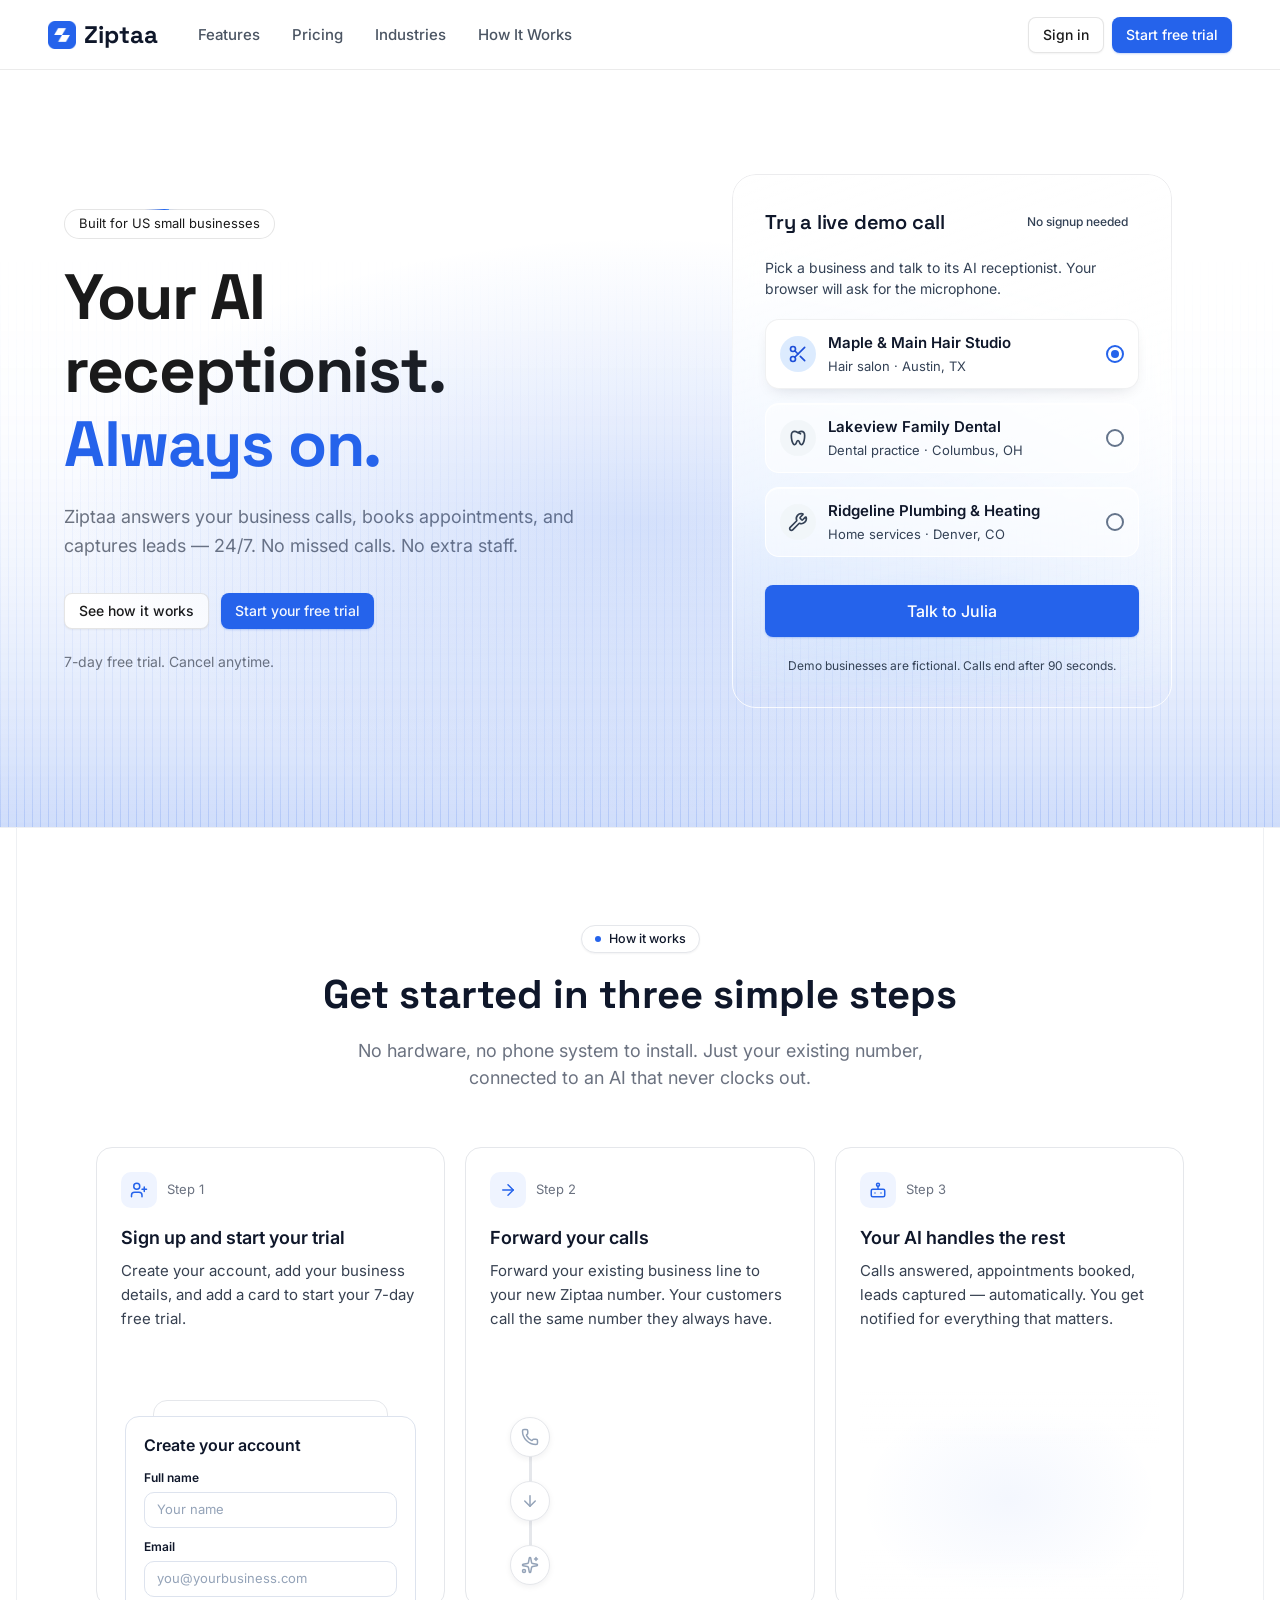
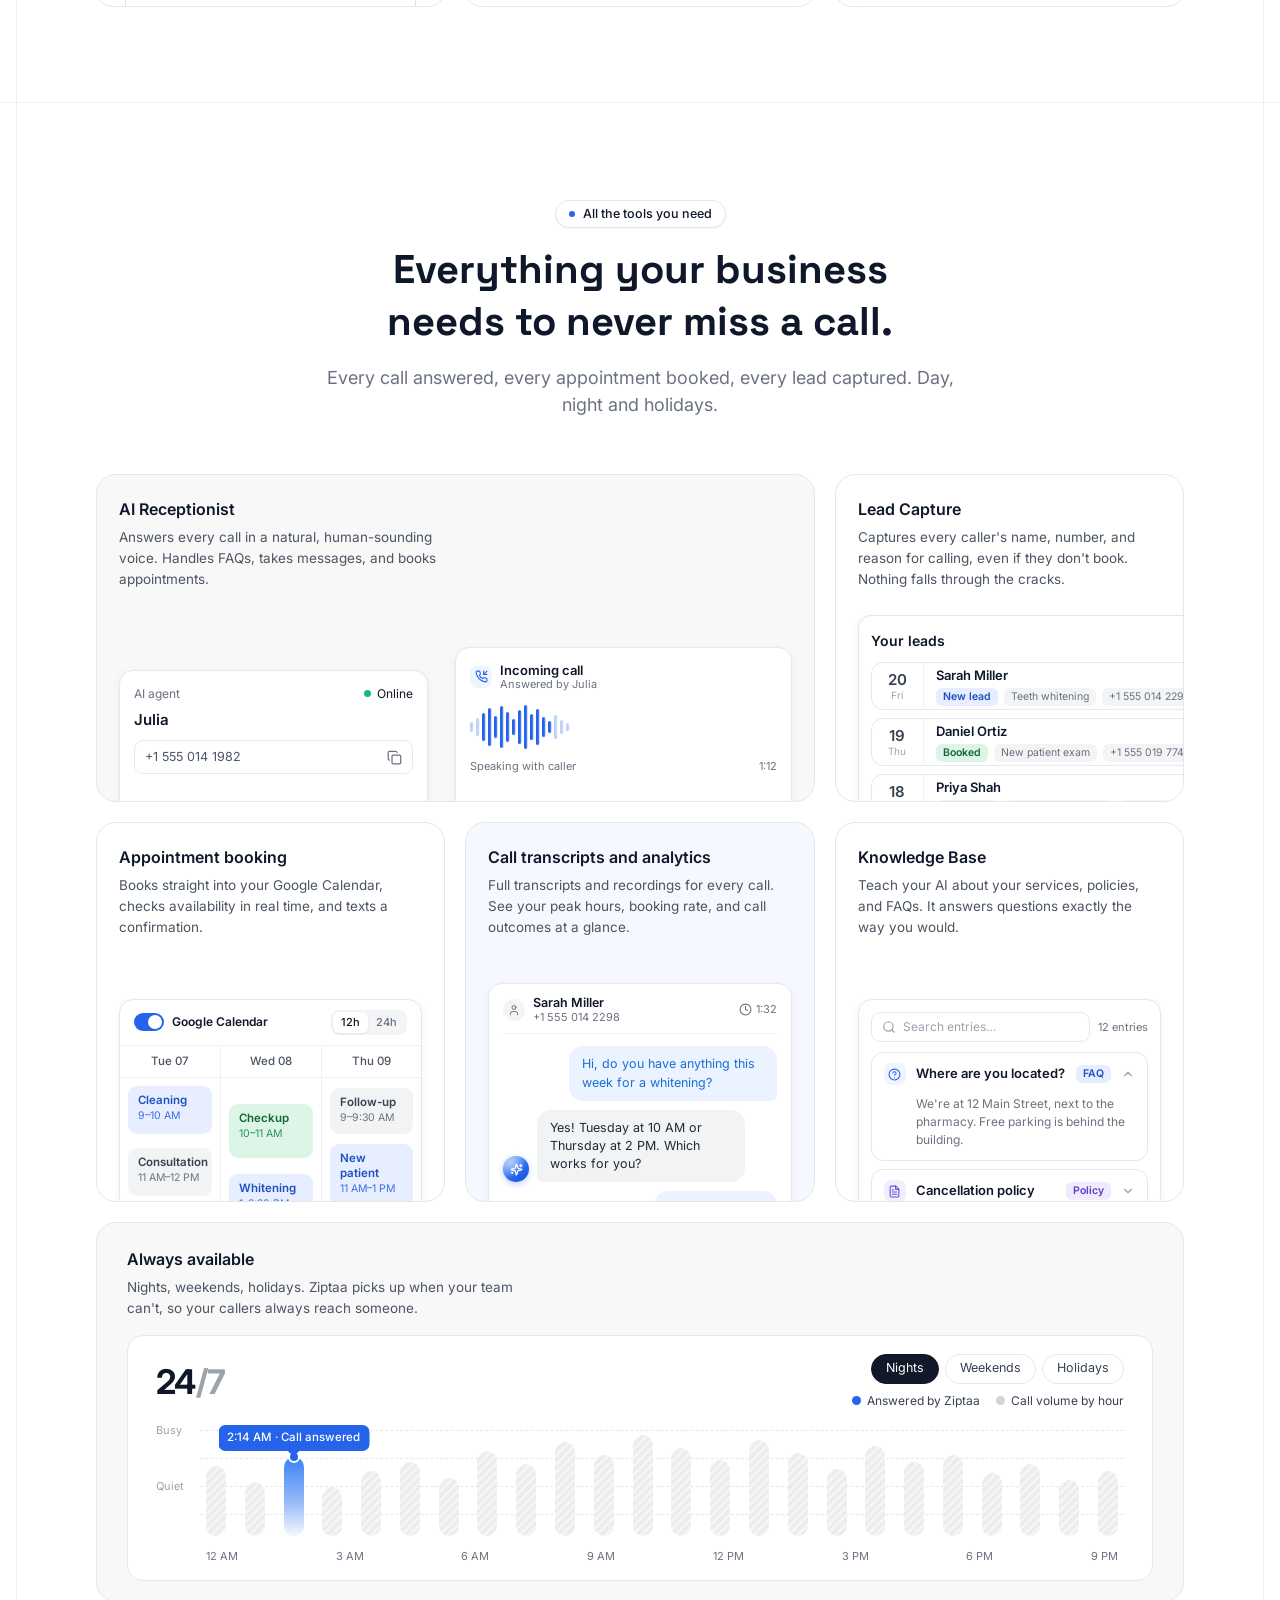
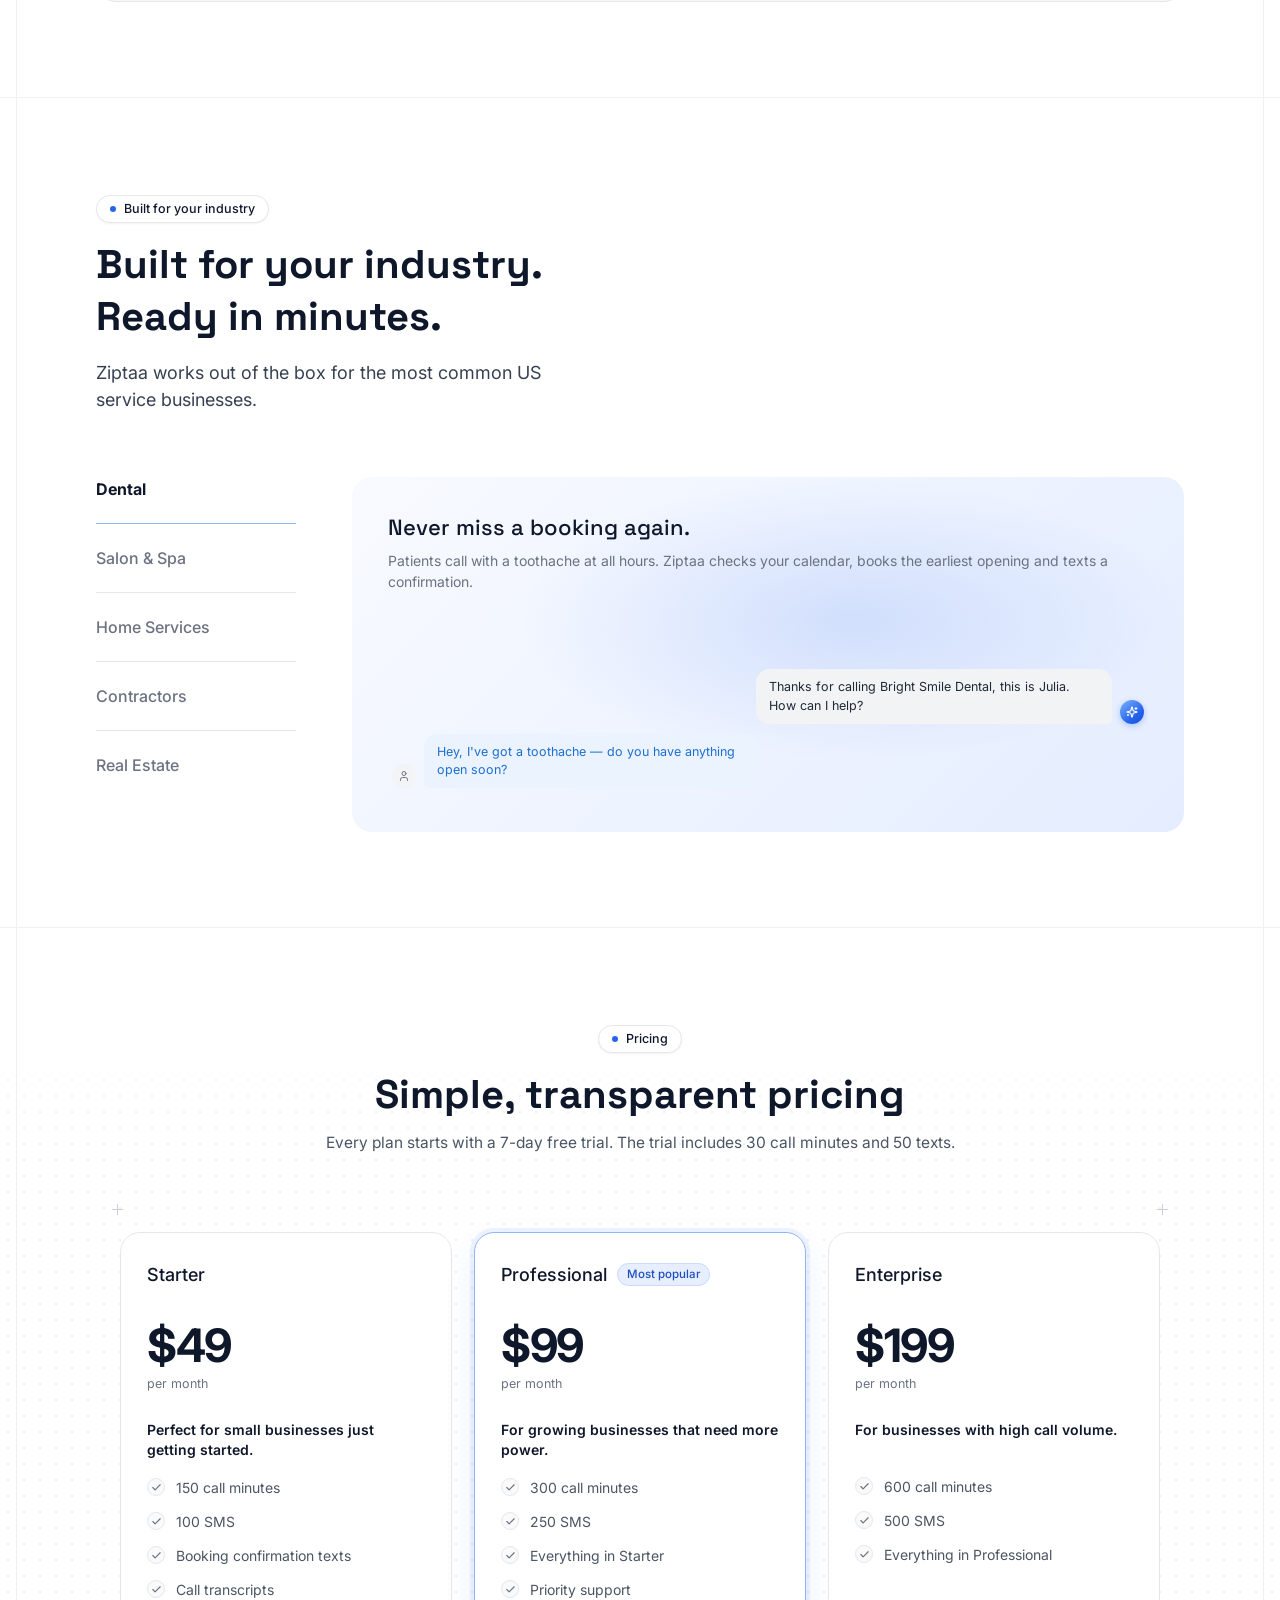
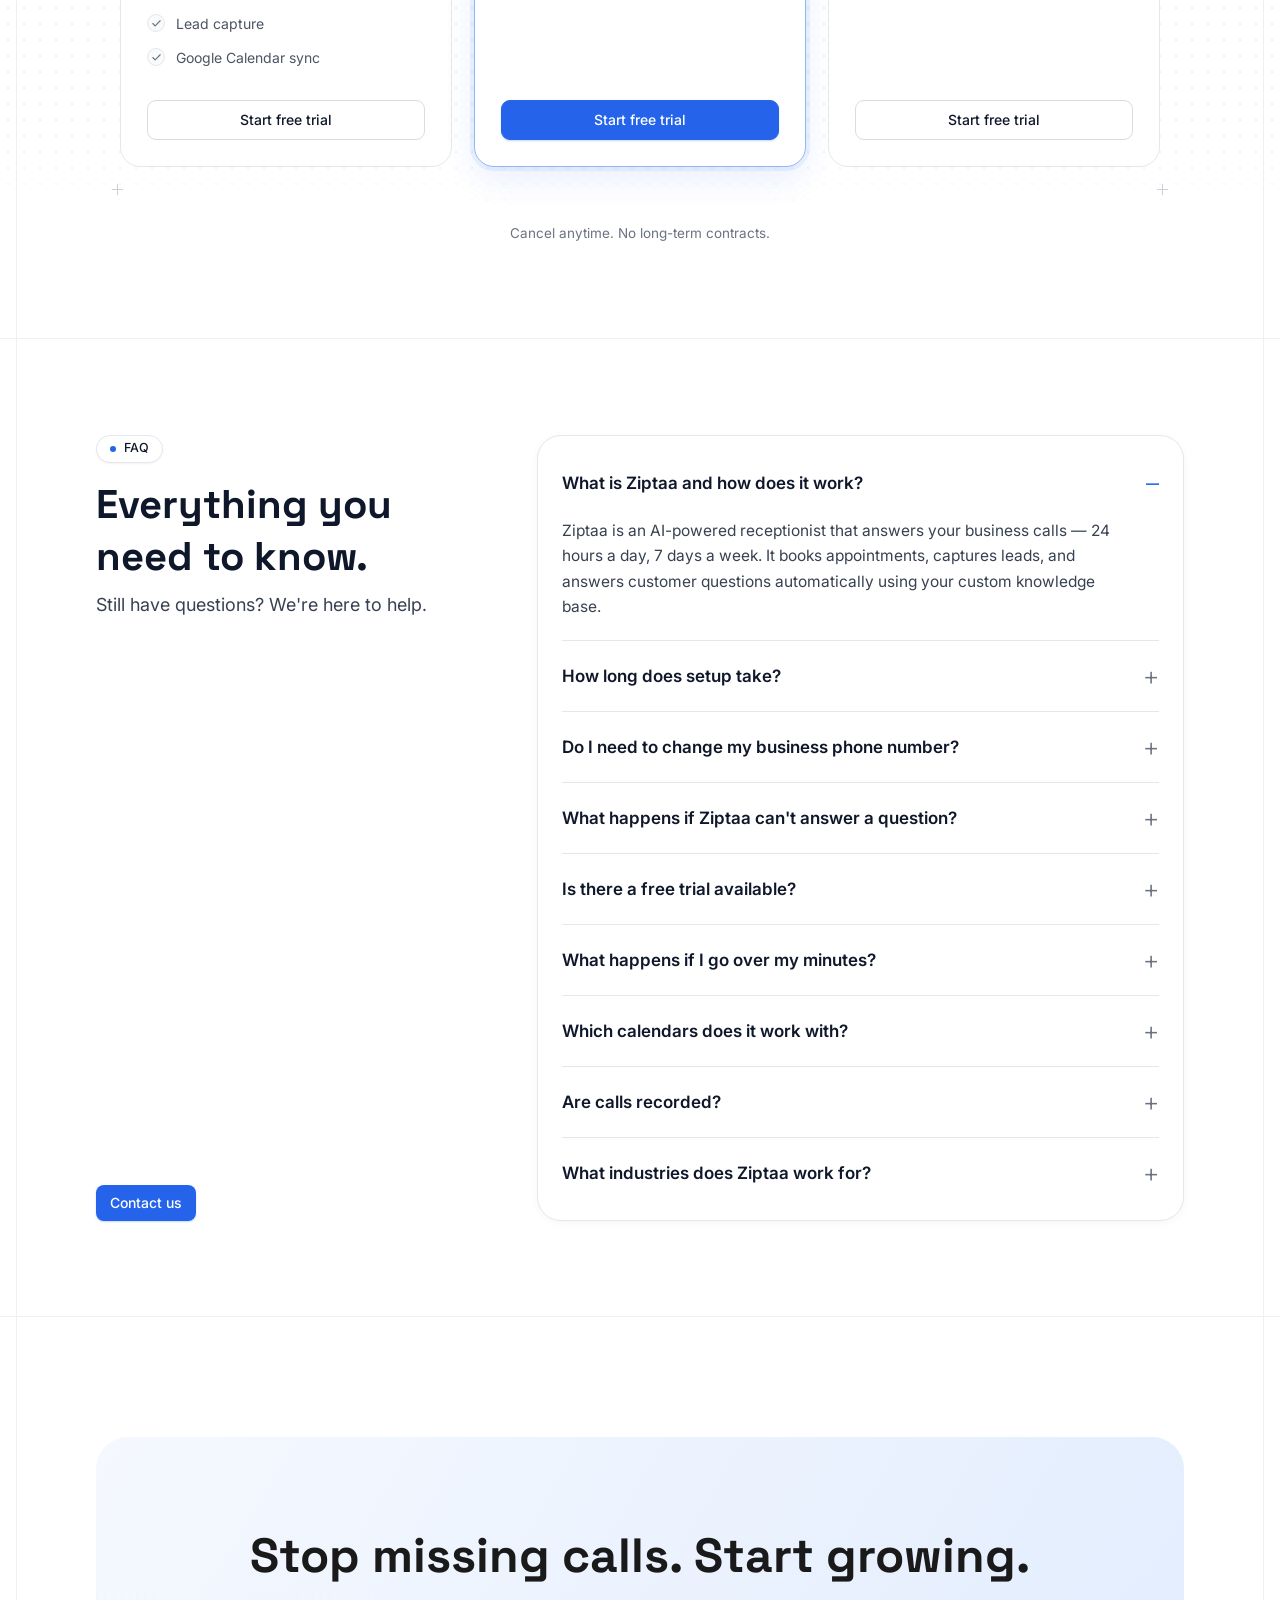
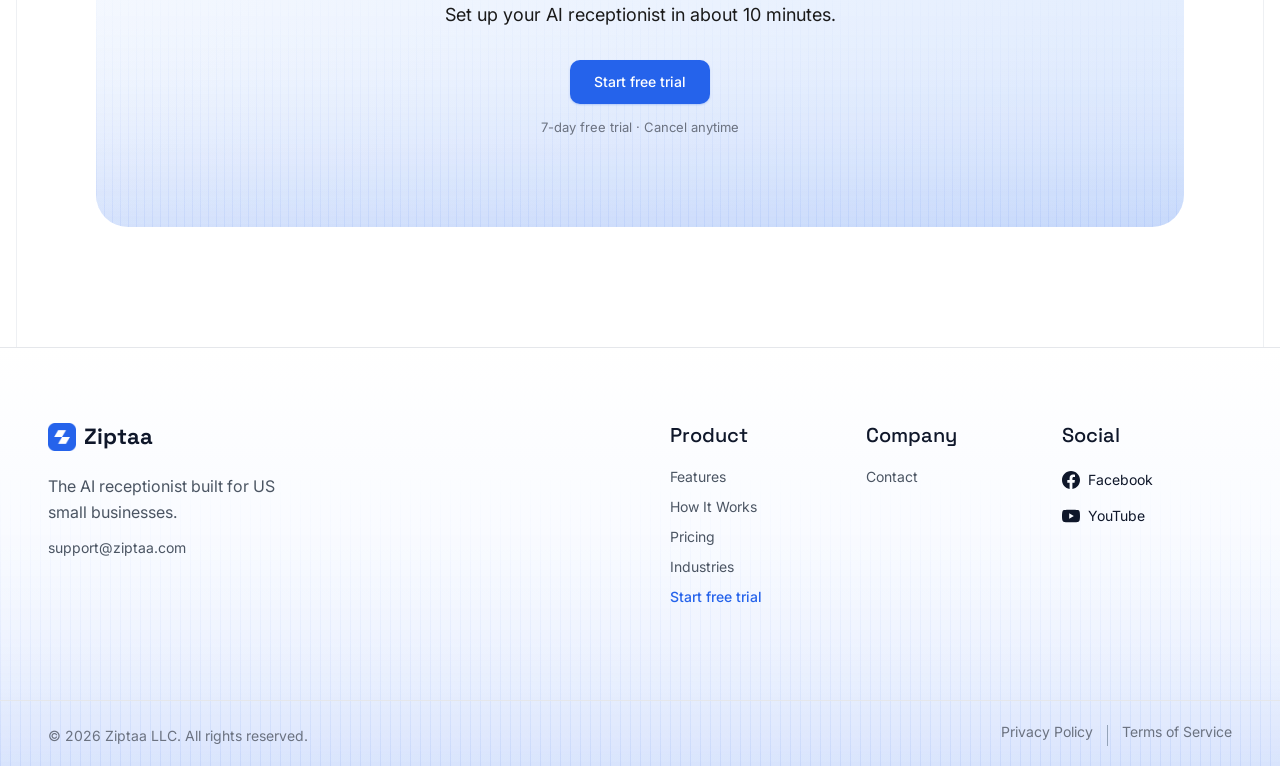
<file: index.html>
<!DOCTYPE html>
<html lang="en">
<head>
<meta charset="UTF-8">
<meta name="viewport" content="width=device-width, initial-scale=1">
<title>Ziptaa — AI Receptionist for Small Businesses</title>
<link rel="icon" type="image/png" href="ziptaa_logo.png">
<link rel="canonical" href="https://ziptaa.com/">
<meta name="description" content="Ziptaa answers your business calls, books appointments, and captures leads — 24/7.">
<link rel="preconnect" href="https://fonts.googleapis.com">
<link rel="preconnect" href="https://fonts.gstatic.com" crossorigin>
<link href="https://fonts.googleapis.com/css2?family=Inter:wght@400;500;600&family=Space+Grotesk:wght@500;600;700&display=swap" rel="stylesheet">
<link rel="stylesheet" href="styles.css">
<link rel="stylesheet" href="demo-card.css">
</head>
<body>

<!-- NAV -->
<nav>
  <div class="wrap">
    <a href="#" class="brand">
      <img src="ziptaa_logo.png" alt="Ziptaa" style="height:28px;width:auto">Ziptaa
    </a>
    <div class="nav-links">
      <a href="#features">Features</a>
      <a href="#pricing">Pricing</a>
      <a href="#industries">Industries</a>
      <a href="#how">How It Works</a>
    </div>
    <div class="nav-right">
      <a href="https://app.ziptaa.com/login" class="signin" target="_blank" rel="noopener noreferrer">Sign in</a>
      <a href="https://app.ziptaa.com/signup" class="btn btn-primary" target="_blank" rel="noopener noreferrer">Start free trial</a>
    </div>
  </div>
</nav>

<div class="top-container">
<!-- HERO V2 left-aligned -->
<!-- OLD HERO (kept for rollback)
<header class="hero2 tex-ticks">
  <div class="hero2-inner">
    <div class="hero-pill">Built for US small businesses</div>
    <h1>Your AI receptionist. <span>Always on.</span></h1>
    <p>Ziptaa answers your business calls, books appointments, and captures leads — 24/7. No missed calls. No extra staff.</p>
    <div class="cta">
      <a href="#how" class="btn btn-outline">See how it works</a>
      <a href="https://app.ziptaa.com/signup" class="btn btn-primary">Start your free trial</a>
    </div>
    <p class="hero-note">7-day free trial. Cancel anytime.</p>
  </div>
  <div class="hero2-frame-wrap">
    <div class="hero2-frame">
      <div class="browser-bar">
        <div class="browser-dots">
          <span class="dot-red"></span>
          <span class="dot-yellow"></span>
          <span class="dot-green"></span>
        </div>
      </div>
      <img class="ph" src="dashboard.png" alt="Ziptaa dashboard overview showing 62 total calls, 17 appointments booked, 31 leads captured, an average call duration of 52 seconds, a 7-day activity chart and a table of confirmed appointments">
    </div>
  </div>
</header>
-->
<header class="hero3 tex-ticks">
  <div class="hero3-inner">
    <div class="hero3-copy">
      <div class="hero-pill">Built for US small businesses</div>
      <h1>Your AI receptionist. <span>Always on.</span></h1>
      <p>Ziptaa answers your business calls, books appointments, and captures leads — 24/7. No missed calls. No extra staff.</p>
      <div class="cta">
        <a href="#how" class="btn btn-outline">See how it works</a>
        <a href="https://app.ziptaa.com/signup" class="btn btn-primary">Start your free trial</a>
      </div>
      <p class="hero-note">7-day free trial. Cancel anytime.</p>
    </div>
    <div class="hero3-visual">
      <div class="demo-card" id="demo-card" data-state="idle">
      <div class="demo-view" data-view="idle">
        <div class="demo-head">
          <h2 class="demo-title">Try a live demo call</h2>
          <span class="demo-badge">No signup needed</span>
        </div>
        <p class="demo-sub">Pick a business and talk to its AI receptionist. Your browser will ask for the microphone.</p>
        <fieldset class="demo-options">
          <legend class="demo-legend">Choose a demo business</legend>
          <label class="demo-opt">
            <input type="radio" name="demo-scenario" value="salon" data-agent="Julia" checked>
            <span class="demo-opt-body">
              <span class="demo-avatar"><svg xmlns="http://www.w3.org/2000/svg" width="20" height="20" viewBox="0 0 24 24" fill="none" stroke="currentColor" stroke-width="2" stroke-linecap="round" stroke-linejoin="round" aria-hidden="true"><circle cx="6" cy="6" r="3"/><path d="M8.12 8.12 12 12"/><path d="M20 4 8.12 15.88"/><circle cx="6" cy="18" r="3"/><path d="M14.8 14.8 20 20"/></svg></span>
              <span class="demo-opt-text"><strong>Maple &amp; Main Hair Studio</strong><small>Hair salon · Austin, TX</small></span>
              <span class="demo-radio" aria-hidden="true"></span>
            </span>
          </label>
          <label class="demo-opt">
            <input type="radio" name="demo-scenario" value="dental" data-agent="Emma">
            <span class="demo-opt-body">
              <span class="demo-avatar"><svg xmlns="http://www.w3.org/2000/svg" width="20" height="20" viewBox="0 0 24 24" fill="none" stroke="currentColor" stroke-width="2" stroke-linecap="round" stroke-linejoin="round" aria-hidden="true"><path d="M12 5.5c-1.074 -.586 -2.583 -1.5 -4 -1.5c-2.1 0 -4 1.247 -4 5c0 4.899 1.056 8.41 2.671 10.537c.573 .756 1.97 .521 2.567 -.236c.398 -.505 .819 -1.439 1.262 -2.801c.292 -.771 .892 -1.504 1.5 -1.5c.602 0 1.21 .737 1.5 1.5c.443 1.362 .864 2.295 1.262 2.8c.597 .759 2 .993 2.567 .237c1.615 -2.127 2.671 -5.637 2.671 -10.537c0 -3.74 -1.908 -5 -4 -5c-1.423 0 -2.92 .911 -4 1.5"/><path d="M12 5.5l3 1.5"/></svg></span>
              <span class="demo-opt-text"><strong>Lakeview Family Dental</strong><small>Dental practice · Columbus, OH</small></span>
              <span class="demo-radio" aria-hidden="true"></span>
            </span>
          </label>
          <label class="demo-opt">
            <input type="radio" name="demo-scenario" value="home" data-agent="Jack">
            <span class="demo-opt-body">
              <span class="demo-avatar"><svg xmlns="http://www.w3.org/2000/svg" width="20" height="20" viewBox="0 0 24 24" fill="none" stroke="currentColor" stroke-width="2" stroke-linecap="round" stroke-linejoin="round" aria-hidden="true"><path d="M14.7 6.3a1 1 0 0 0 0 1.4l1.6 1.6a1 1 0 0 0 1.4 0l3.106-3.105c.32-.322.863-.22.983.218a6 6 0 0 1-8.259 7.057l-7.91 7.91a1 1 0 0 1-2.999-3l7.91-7.91a6 6 0 0 1 7.057-8.259c.438.12.54.662.219.984z"/></svg></span>
              <span class="demo-opt-text"><strong>Ridgeline Plumbing &amp; Heating</strong><small>Home services · Denver, CO</small></span>
              <span class="demo-radio" aria-hidden="true"></span>
            </span>
          </label>
        </fieldset>
        <button type="button" class="demo-start" id="demo-start">Talk to Julia</button>
        <p class="demo-note">Demo businesses are fictional. Calls end after 90 seconds.</p>
      </div>
      <div class="demo-view" data-view="live">
        <div class="demo-live-head">
          <span class="demo-avatar"><svg xmlns="http://www.w3.org/2000/svg" width="20" height="20" viewBox="0 0 24 24" fill="none" stroke="currentColor" stroke-width="2" stroke-linecap="round" stroke-linejoin="round" aria-hidden="true"><circle cx="6" cy="6" r="3"/><path d="M8.12 8.12 12 12"/><path d="M20 4 8.12 15.88"/><circle cx="6" cy="18" r="3"/><path d="M14.8 14.8 20 20"/></svg></span>
          <span class="demo-opt-text"><strong class="demo-live-name">Maple &amp; Main Hair Studio</strong><small class="demo-live-role">Julia, front desk</small></span>
          <span class="demo-mini-wave" aria-hidden="true"><span class="demo-mini-bar" style="--h:10px"></span><span class="demo-mini-bar" style="--h:22px"></span><span class="demo-mini-bar" style="--h:14px"></span><span class="demo-mini-bar" style="--h:26px"></span><span class="demo-mini-bar" style="--h:12px"></span></span>
        </div>
        <div class="demo-live-status">
          <span class="demo-live-badge"><span class="demo-live-dot" aria-hidden="true"></span>Live</span>
          <span class="demo-timer">0:42 / 1:30</span>
        </div>
        <!--
        <div class="demo-wave" aria-hidden="true">
          <span class="demo-wave-bar" style="--h:14px"></span>
          <span class="demo-wave-bar" style="--h:22px"></span>
          <span class="demo-wave-bar" style="--h:10px"></span>
          <span class="demo-wave-bar" style="--h:30px"></span>
          <span class="demo-wave-bar" style="--h:18px"></span>
          <span class="demo-wave-bar" style="--h:34px"></span>
          <span class="demo-wave-bar" style="--h:8px"></span>
          <span class="demo-wave-bar" style="--h:26px"></span>
          <span class="demo-wave-bar" style="--h:16px"></span>
          <span class="demo-wave-bar" style="--h:32px"></span>
          <span class="demo-wave-bar" style="--h:12px"></span>
          <span class="demo-wave-bar" style="--h:24px"></span>
          <span class="demo-wave-bar" style="--h:6px"></span>
          <span class="demo-wave-bar" style="--h:28px"></span>
          <span class="demo-wave-bar" style="--h:20px"></span>
          <span class="demo-wave-bar" style="--h:34px"></span>
          <span class="demo-wave-bar" style="--h:10px"></span>
          <span class="demo-wave-bar" style="--h:22px"></span>
          <span class="demo-wave-bar" style="--h:30px"></span>
          <span class="demo-wave-bar" style="--h:14px"></span>
          <span class="demo-wave-bar" style="--h:26px"></span>
          <span class="demo-wave-bar" style="--h:8px"></span>
          <span class="demo-wave-bar" style="--h:18px"></span>
          <span class="demo-wave-bar" style="--h:12px"></span>
        </div>
        -->
        <div class="demo-captions" aria-live="polite">
          <p class="demo-cap demo-cap-julia"><span class="demo-cap-who">Julia</span>Hi, thanks for calling Maple and Main Hair Studio, this is Julia. How can I help you today?</p>
          <p class="demo-cap demo-cap-you"><span class="demo-cap-who">You</span>Hi, do you have anything open Thursday afternoon for a haircut?</p>
          <p class="demo-cap demo-cap-julia"><span class="demo-cap-who">Julia</span>We do. Would two or four o'clock work better for you?</p>
        </div>
        <button type="button" class="demo-end" id="demo-end">End call</button>
        <p class="demo-live-note">Demo call. It ends by itself at 1:30.</p>
      </div>
      <div class="demo-view" data-view="connecting">
        <div class="demo-live-head">
          <span class="demo-avatar"><svg xmlns="http://www.w3.org/2000/svg" width="20" height="20" viewBox="0 0 24 24" fill="none" stroke="currentColor" stroke-width="2" stroke-linecap="round" stroke-linejoin="round" aria-hidden="true"><circle cx="6" cy="6" r="3"/><path d="M8.12 8.12 12 12"/><path d="M20 4 8.12 15.88"/><circle cx="6" cy="18" r="3"/><path d="M14.8 14.8 20 20"/></svg></span>
          <span class="demo-opt-text"><strong class="demo-live-name">Maple &amp; Main Hair Studio</strong><small class="demo-live-role">Julia, front desk</small></span>
        </div>
        <div class="demo-live-status">
          <span class="demo-conn-badge"><span class="demo-spinner" aria-hidden="true"></span>Connecting…</span>
        </div>
        <div class="demo-conn-body">
          <span class="demo-conn-icon" aria-hidden="true"><svg xmlns="http://www.w3.org/2000/svg" width="28" height="28" viewBox="0 0 24 24" fill="none" stroke="currentColor" stroke-width="2" stroke-linecap="round" stroke-linejoin="round"><path d="M12 19v3"/><path d="M19 10v2a7 7 0 0 1-14 0v-2"/><rect x="9" y="2" width="6" height="13" rx="3"/></svg></span>
          <p class="demo-conn-title">Connecting you to Julia…</p>
          <p class="demo-conn-sub">Your browser may ask to use the microphone. Choose Allow.</p>
        </div>
        <button type="button" class="demo-start demo-conn-btn" disabled>Connecting…</button>
        <p class="demo-conn-note">Demo calls end after 90 seconds.</p>
      </div>
      <div class="demo-view" data-view="ended">
        <div class="demo-live-head">
          <span class="demo-avatar"><svg xmlns="http://www.w3.org/2000/svg" width="20" height="20" viewBox="0 0 24 24" fill="none" stroke="currentColor" stroke-width="2" stroke-linecap="round" stroke-linejoin="round" aria-hidden="true"><circle cx="6" cy="6" r="3"/><path d="M8.12 8.12 12 12"/><path d="M20 4 8.12 15.88"/><circle cx="6" cy="18" r="3"/><path d="M14.8 14.8 20 20"/></svg></span>
          <span class="demo-opt-text"><strong class="demo-live-name">Maple &amp; Main Hair Studio</strong><small class="demo-live-role">Julia, front desk</small></span>
        </div>
        <div class="demo-live-status">
          <span class="demo-ended-badge">Call ended</span>
          <span class="demo-ended-time">1:12</span>
        </div>
        <div class="demo-ended-body">
          <span class="demo-ended-icon" aria-hidden="true"><svg xmlns="http://www.w3.org/2000/svg" width="28" height="28" viewBox="0 0 24 24" fill="none" stroke="currentColor" stroke-width="2" stroke-linecap="round" stroke-linejoin="round"><circle cx="12" cy="12" r="10"/><path d="m16 9-5.5 5.5L8 12"/></svg></span>
          <p class="demo-ended-title">That was Julia, your AI receptionist.</p>
          <p class="demo-ended-sub">She answers every call, books the appointment and texts the confirmation. Want her on your phone line?</p>
        </div>
        <a href="https://app.ziptaa.com/signup" class="demo-start demo-ended-cta">Start your free trial</a>
        <button type="button" class="demo-again" id="demo-again">Try another business</button>
        <p class="demo-ended-note">Demo businesses are fictional.</p>
      </div>
      <div class="demo-view" data-view="error">
        <div class="demo-live-head">
          <span class="demo-avatar"><svg xmlns="http://www.w3.org/2000/svg" width="20" height="20" viewBox="0 0 24 24" fill="none" stroke="currentColor" stroke-width="2" stroke-linecap="round" stroke-linejoin="round" aria-hidden="true"><circle cx="6" cy="6" r="3"/><path d="M8.12 8.12 12 12"/><path d="M20 4 8.12 15.88"/><circle cx="6" cy="18" r="3"/><path d="M14.8 14.8 20 20"/></svg></span>
          <span class="demo-opt-text"><strong class="demo-live-name">Maple &amp; Main Hair Studio</strong><small class="demo-live-role">Julia, front desk</small></span>
        </div>
        <div class="demo-live-status">
          <span class="demo-error-badge">Can't connect</span>
        </div>
        <div class="demo-error-body">
          <div class="demo-error-case" data-case="mic">
            <span class="demo-error-icon" aria-hidden="true"><svg xmlns="http://www.w3.org/2000/svg" width="28" height="28" viewBox="0 0 24 24" fill="none" stroke="currentColor" stroke-width="2" stroke-linecap="round" stroke-linejoin="round"><path d="M12 19v3"/><path d="M15 9.34V5a3 3 0 0 0-5.68-1.33"/><path d="M16.95 16.95A7 7 0 0 1 5 12v-2"/><path d="M18.89 13.23A7 7 0 0 0 19 12v-2"/><path d="m2 2 20 20"/><path d="M9 9v3a3 3 0 0 0 5.12 2.12"/></svg></span>
            <p class="demo-error-title">Microphone is blocked</p>
            <p class="demo-error-sub">Click the lock icon in your browser's address bar, allow the microphone, then try again.</p>
          </div>
          <div class="demo-error-case" data-case="failed">
            <span class="demo-error-icon" aria-hidden="true"><svg xmlns="http://www.w3.org/2000/svg" width="28" height="28" viewBox="0 0 24 24" fill="none" stroke="currentColor" stroke-width="2" stroke-linecap="round" stroke-linejoin="round"><path d="m21.73 18-8-14a2 2 0 0 0-3.48 0l-8 14A2 2 0 0 0 4 21h16a2 2 0 0 0 1.73-3"/><path d="M12 9v4"/><path d="M12 17h.01"/></svg></span>
            <p class="demo-error-title">Couldn't connect</p>
            <p class="demo-error-sub">Check your internet connection and try again.</p>
          </div>
          <div class="demo-error-case" data-case="limit">
            <span class="demo-error-icon" aria-hidden="true"><svg xmlns="http://www.w3.org/2000/svg" width="28" height="28" viewBox="0 0 24 24" fill="none" stroke="currentColor" stroke-width="2" stroke-linecap="round" stroke-linejoin="round"><circle cx="12" cy="12" r="10"/><path d="M12 6v6l4 2"/></svg></span>
            <p class="demo-error-title">Demo limit reached</p>
            <p class="demo-error-sub">You've used today's demo calls. Try again tomorrow, or start your free trial to talk to Julia on your own line.</p>
          </div>
        </div>
        <button type="button" class="demo-start demo-retry" id="demo-retry">Try again</button>
        <a href="https://app.ziptaa.com/signup" class="demo-start demo-error-trial">Start your free trial</a>
        <p class="demo-error-note">Demo businesses are fictional.</p>
      </div>
      </div>
    </div>
  </div>
</header>
</div>

<!-- HERO V1 centered
<header class="hero">
  <div class="wrap">
    <h1>Your AI receptionist.<span>Always on.</span></h1>
    <p>Ziptaa answers your business calls, books appointments, and captures leads — 24/7.<br>No missed calls. No extra staff.</p>
    <div class="cta">
      <a href="#" class="btn btn-primary">Start your free trial <svg viewBox="0 0 24 24" fill="none" stroke="currentColor" stroke-width="2" stroke-linecap="round" stroke-linejoin="round"><path d="M5 12h14M13 6l6 6-6 6"/></svg></a>
      <a href="#how" class="btn btn-outline"><svg viewBox="0 0 24 24" fill="none" stroke="currentColor" stroke-width="1.8" stroke-linejoin="round"><path d="M6 4l14 8-14 8z"/></svg> See how it works</a>
    </div>
    <div class="device">
      <div class="device-frame">
        <img class="ph" src="[data-uri]" alt="Ziptaa dashboard on a laptop showing Good morning greeting, 24 calls today, 18 appointments booked, 6 new leads, AI status active, a weekly calls line chart and a recent calls table">
      </div>
    </div>
  </div>
</header>
/HERO V1 -->

<!-- HOW IT WORKS -->
<div class="frame">
<section class="how frame-sec" id="how">
  <div class="wrap">
    <div class="how-head"><span class="pr-pill"><i></i>How it works</span></div>
    <h2 class="sec-title">Get started in three simple steps</h2>
    <p class="sec-sub">No hardware, no phone system to install. Just your existing number, connected to an AI that never clocks out.</p>
    <div class="steps">
      <div class="step">
        <div class="step-top"><div class="step-ic"><svg viewBox="0 0 24 24" fill="none" stroke="currentColor" stroke-width="2" stroke-linecap="round" stroke-linejoin="round"><path d="M16 21v-2a4 4 0 0 0-4-4H6a4 4 0 0 0-4 4v2"/><circle cx="9" cy="7" r="4"/><path d="M19 8v6"/><path d="M22 11h-6"/></svg></div><span>Step 1</span></div>
        <h3>Sign up and start your trial</h3>
        <p>Create your account, add your business details, and add a card to start your 7-day free trial.</p>
        <div class="stage sp-stage" aria-hidden="true">
          <div class="sp-back"></div>
          <div class="sp-front">
            <div class="sp-form">
              <div class="sp-title">Create your account</div>
              <div class="sp-fld"><label>Full name</label><div class="sp-inp sp-i1"><span class="sp-ph">Your name</span><span class="sp-typed">Sarah Miller</span><span class="sp-caret"></span></div></div>
              <div class="sp-fld"><label>Email</label><div class="sp-inp sp-i2"><span class="sp-ph">you@yourbusiness.com</span><span class="sp-typed">sarah@brightsmile.com</span><span class="sp-caret"></span></div></div>
              <div class="sp-fld"><label>Password</label><div class="sp-inp sp-i3"><span class="sp-ph">Create a password</span><span class="sp-typed">••••••••</span><span class="sp-caret"></span></div></div>
            </div>
          </div>
          <div class="sp-msg"><div class="sp-msg-ic"><svg viewBox="0 0 24 24" fill="none" stroke="#fff" stroke-width="3.6" stroke-linecap="round" stroke-linejoin="round"><path d="M5 12l4.5 4.5L19 7"/></svg></div><span>Start your free trial</span></div>
        </div>
      </div>
      <div class="step">
        <div class="step-top"><div class="step-ic"><svg viewBox="0 0 24 24" fill="none" stroke="currentColor" stroke-width="2" stroke-linecap="round" stroke-linejoin="round"><path d="M5 12h14"/><path d="m12 5 7 7-7 7"/></svg></div><span>Step 2</span></div>
        <h3>Forward your calls</h3>
        <p>Forward your existing business line to your new Ziptaa number. Your customers call the same number they always have.</p>
        <!-- STEPPER V1 (old card 2):
        <div class="stage" aria-hidden="true">
          <div class="nc"><div class="nc-ic"><svg viewBox="0 0 24 24" fill="none" stroke="currentColor" stroke-width="2" stroke-linecap="round" stroke-linejoin="round"><path d="M22 16.92v3a2 2 0 0 1-2.18 2 19.79 19.79 0 0 1-8.63-3.07 19.5 19.5 0 0 1-6-6 19.79 19.79 0 0 1-3.07-8.67A2 2 0 0 1 4.11 2h3a2 2 0 0 1 2 1.72c.127.96.361 1.903.7 2.81a2 2 0 0 1-.45 2.11L8.09 9.91a16 16 0 0 0 6 6l1.27-1.27a2 2 0 0 1 2.11-.45c.907.339 1.85.573 2.81.7A2 2 0 0 1 22 16.92z"/></svg></div><div><small>Your business line</small><b>(555) 210-4477</b></div></div>
          <div class="fwd"><div class="vline"></div><span class="fbadge">Forwarding on</span></div>
          <div class="nc dst"><div class="nc-ic"><svg viewBox="0 0 24 24" fill="none" stroke="currentColor" stroke-width="2" stroke-linecap="round" stroke-linejoin="round"><path d="M4 14a1 1 0 0 1-.78-1.63l9.9-10.2a.5.5 0 0 1 .86.46l-1.92 6.02A1 1 0 0 0 13 10h7a1 1 0 0 1 .78 1.63l-9.9 10.2a.5.5 0 0 1-.86-.46l1.92-6.02A1 1 0 0 0 11 14z"/></svg></div><div><small>Your Ziptaa number</small><b>(555) 400-8821</b></div></div>
        </div>
        -->
        <div class="stage fs-stage" aria-hidden="true">
          <div class="fs-steps">
            <div class="fs-rail"></div>
            <div class="fs-fill"></div>
            <div class="fs-step fs-s1">
              <div class="fs-dot"><svg viewBox="0 0 24 24" fill="none" stroke="currentColor" stroke-width="2" stroke-linecap="round" stroke-linejoin="round"><path d="M13.832 16.568a1 1 0 0 0 1.213-.303l.355-.465A2 2 0 0 1 17 15h3a2 2 0 0 1 2 2v3a2 2 0 0 1-2 2A18 18 0 0 1 2 4a2 2 0 0 1 2-2h3a2 2 0 0 1 2 2v3a2 2 0 0 1-.8 1.6l-.468.351a1 1 0 0 0-.292 1.233 14 14 0 0 0 6.392 6.384"/></svg></div>
              <div class="fs-lab"><div class="fs-t">Your business line</div><div class="fs-n">(555) 210-4477</div></div>
            </div>
            <div class="fs-step fs-s2">
              <div class="fs-dot"><svg viewBox="0 0 24 24" fill="none" stroke="currentColor" stroke-width="2" stroke-linecap="round" stroke-linejoin="round"><path d="M12 5v14"/><path d="m19 12-7 7-7-7"/></svg></div>
              <div class="fs-lab"><div class="fs-t">Forwarding on</div><div class="fs-n">Calls now go to Ziptaa</div></div>
            </div>
            <div class="fs-step fs-s3">
              <span class="fs-ai"><svg viewBox="0 0 24 24" fill="none" stroke="currentColor" stroke-width="2" stroke-linecap="round" stroke-linejoin="round"><path d="M11.017 2.814a1 1 0 0 1 1.966 0l1.051 5.558a2 2 0 0 0 1.594 1.594l5.558 1.051a1 1 0 0 1 0 1.966l-5.558 1.051a2 2 0 0 0-1.594 1.594l-1.051 5.558a1 1 0 0 1-1.966 0l-1.051-5.558a2 2 0 0 0-1.594-1.594l-5.558-1.051a1 1 0 0 1 0-1.966l5.558-1.051a2 2 0 0 0 1.594-1.594z"/><path d="M20 2v4"/><path d="M22 4h-4"/><circle cx="4" cy="20" r="2"/></svg></span>
              <div class="fs-lab"><div class="fs-t">Ziptaa AI</div><div class="fs-n">Answering every call</div></div>
            </div>
          </div>
        </div>
      </div>
      <div class="step">
        <div class="step-top"><div class="step-ic"><svg viewBox="0 0 24 24" fill="none" stroke="currentColor" stroke-width="2" stroke-linecap="round" stroke-linejoin="round"><rect x="3" y="11" width="18" height="10" rx="2"/><circle cx="12" cy="5" r="2"/><path d="M12 7v4"/><path d="M8 16h.01"/><path d="M16 16h.01"/></svg></div><span>Step 3</span></div>
        <h3>Your AI handles the rest</h3>
        <p>Calls answered, appointments booked, leads captured — automatically. You get notified for everything that matters.</p>
        <div class="stage as-stage" aria-hidden="true">
          <div class="as-item" style="--i:0"><div class="as-ic" style="background:#2563EB"><svg viewBox="0 0 24 24"><polyline points="16 2 16 8 22 8"/><line x1="22" x2="16" y1="2" y2="8"/><path d="M22 16.92v3a2 2 0 0 1-2.18 2 19.79 19.79 0 0 1-8.63-3.07 19.5 19.5 0 0 1-6-6 19.79 19.79 0 0 1-3.07-8.67A2 2 0 0 1 4.11 2h3a2 2 0 0 1 2 1.72 12.84 12.84 0 0 0 .7 2.81 2 2 0 0 1-.45 2.11L8.09 9.91a16 16 0 0 0 6 6l1.27-1.27a2 2 0 0 1 2.11-.45 12.84 12.84 0 0 0 2.81.7A2 2 0 0 1 22 16.92z"/></svg></div><span>Answers incoming call</span><div class="as-ck"><svg viewBox="0 0 24 24"><path d="M5 12l4.5 4.5L19 7"/></svg></div></div>
          <div class="as-item" style="--i:1"><div class="as-ic" style="background:#16A34A"><svg viewBox="0 0 24 24"><path d="M8 2v4"/><path d="M16 2v4"/><path d="M21 13V6a2 2 0 0 0-2-2H5a2 2 0 0 0-2 2v14a2 2 0 0 0 2 2h8"/><path d="M3 10h18"/><path d="M16 19h6"/><path d="M19 16v6"/></svg></div><span>Books appointment</span><div class="as-ck"><svg viewBox="0 0 24 24"><path d="M5 12l4.5 4.5L19 7"/></svg></div></div>
          <div class="as-item" style="--i:2"><div class="as-ic" style="background:#EA580C"><svg viewBox="0 0 24 24"><path d="M16 21v-2a4 4 0 0 0-4-4H6a4 4 0 0 0-4 4v2"/><circle cx="9" cy="7" r="4"/><line x1="19" x2="19" y1="8" y2="14"/><line x1="22" x2="16" y1="11" y2="11"/></svg></div><span>Captures lead</span><div class="as-ck"><svg viewBox="0 0 24 24"><path d="M5 12l4.5 4.5L19 7"/></svg></div></div>
          <div class="as-item" style="--i:3"><div class="as-ic" style="background:#7C3AED"><svg viewBox="0 0 24 24"><path d="M16 2v4"/><path d="M8 2v4"/><path d="M21 11.75V6a2 2 0 0 0-2-2H5a2 2 0 0 0-2 2v14a2 2 0 0 0 2 2h7.25"/><path d="M3 10h18"/><circle cx="18" cy="18" r="3"/><path d="m22 22-1.9-1.9"/></svg></div><span>Checks calendar</span><div class="as-ck"><svg viewBox="0 0 24 24"><path d="M5 12l4.5 4.5L19 7"/></svg></div></div>
          <div class="as-item" style="--i:4"><div class="as-ic" style="background:#0D9488"><svg viewBox="0 0 24 24"><path d="M16 14v2.2l1.6 1"/><path d="M16 2v4"/><path d="M21 7.5V6a2 2 0 0 0-2-2H5a2 2 0 0 0-2 2v14a2 2 0 0 0 2 2h3.5"/><path d="M3 10h5"/><path d="M8 2v4"/><circle cx="16" cy="16" r="6"/></svg></div><span>Reschedules appointment</span><div class="as-ck"><svg viewBox="0 0 24 24"><path d="M5 12l4.5 4.5L19 7"/></svg></div></div>
          <div class="as-item" style="--i:5"><div class="as-ic" style="background:#DC2626"><svg viewBox="0 0 24 24"><path d="M8 2v4"/><path d="M16 2v4"/><rect width="18" height="18" x="3" y="4" rx="2"/><path d="M3 10h18"/><path d="m14 14-4 4"/><path d="m10 14 4 4"/></svg></div><span>Cancels appointment</span><div class="as-ck"><svg viewBox="0 0 24 24"><path d="M5 12l4.5 4.5L19 7"/></svg></div></div>
          <div class="as-item" style="--i:6"><div class="as-ic" style="background:#DB2777"><svg viewBox="0 0 24 24"><path d="M21 15a2 2 0 0 1-2 2H7l-4 4V5a2 2 0 0 1 2-2h14a2 2 0 0 1 2 2z"/></svg></div><span>Sends SMS confirmation</span><div class="as-ck"><svg viewBox="0 0 24 24"><path d="M5 12l4.5 4.5L19 7"/></svg></div></div>
        </div>
      </div>
    </div>
  </div>
</section>

<!-- FEATURES -->
<!-- FEATURES V1 (equal grid):
<section class="features" id="features">
  <div class="wrap">
    <span class="eyebrow">All the tools you need</span>
    <h2 class="sec-title">Everything Your Business<br>Needs to Never Miss a Call.</h2>
    <p class="sec-sub">One AI platform handles it all — so you can focus on running your business.</p>
    <div class="feat-grid">
      <div class="feat">
        <h3>AI Receptionist</h3>
        <p>Answers every call in a natural, human-sounding voice. Handles FAQs, takes messages, and transfers calls when needed.</p>
        <div class="agent">
          <div class="row"><span>AI agent</span><span><i></i><em>Online</em></span></div>
          <b>Julia</b>
          <div class="num"><span>+16812921982</span><svg width="20" height="20" viewBox="0 0 24 24" fill="none" stroke="currentColor" stroke-width="1.8"><rect x="9" y="9" width="12" height="12" rx="2"/><path d="M5 15V5a2 2 0 0 1 2-2h8"/></svg></div>
        </div>
      </div>
      <div class="feat">
        <h3>Appointment Booking</h3>
        <p>Books directly into your Google Calendar. Checks real-time availability, confirms times, and sends SMS confirmations to your customers.</p>
        <img class="ph" src="[data-uri]" alt="Appointments table listing customers, services, dates and status filters">
      </div>
      <div class="feat">
        <h3>Lead Capture</h3>
        <p>Captures every caller's name, number, and reason for calling — even if they don't book. Nothing falls through the cracks.</p>
        <img class="ph" src="[data-uri]" alt="Analytics dashboard with total calls 19, appointments booked 6, booking conversion 31.6% and average call duration 1:01">
      </div>
      <div class="feat">
        <h3>Knowledge Base</h3>
        <p>Teach your AI about your services, policies, and FAQs. It answers questions exactly the way you would.</p>
        <img class="ph" src="[data-uri]" alt="Knowledge Base screen with searchable FAQ entries such as Where are you located?">
      </div>
      <div class="feat">
        <h3>Call Transcripts &amp; Analytics</h3>
        <p>Full transcripts and recordings for every call. See your peak hours, booking rate, and call outcomes at a glance.</p>
        <img class="ph" src="[data-uri]" alt="Call transcript between the AI receptionist and a caller booking a checkup">
      </div>
      <div class="feat">
        <h3>Always Available</h3>
        <p>Nights, weekends, holidays — your AI never misses a call. Your customers always reach someone.</p>
        <img class="ph" src="[data-uri]" alt="Availability settings showing 24hrs, Monday to Sunday, holidays, after hours and AI Active Online Now">
      </div>
    </div>
  </div>
</section>
-->

<!-- FEATURES V2 (bento) -->
<section class="features2 frame-sec" id="features">
  <div class="wrap">
    <div class="pr-head"><span class="pr-pill"><i></i>All the tools you need</span></div>
    <h2 class="sec-title">Everything your business<br>needs to never miss a call.</h2>
    <p class="sec-sub">Every call answered, every appointment booked, every lead captured. Day, night and holidays.</p>
    <div class="bento">
      <div class="bt-card bt-1 bt-c1">
        <h3>AI Receptionist</h3>
        <p>Answers every call in a natural, human-sounding voice. Handles FAQs, takes messages, and books appointments.</p>
        <div class="bt-ui">
          <div class="bt-agent">
            <div class="bt-row"><span>AI agent</span><b><i></i>Online</b></div>
            <div class="bt-name">Julia</div>
            <div class="bt-num">+1 555 014 1982
              <svg viewBox="0 0 24 24" fill="none" stroke="currentColor" stroke-width="2" stroke-linecap="round" stroke-linejoin="round" aria-hidden="true"><rect width="14" height="14" x="8" y="8" rx="2"/><path d="M4 16c-1.1 0-2-.9-2-2V4c0-1.1.9-2 2-2h10c1.1 0 2 .9 2 2"/></svg>
            </div>
          </div>
          <div class="bt-call">
            <div class="bt-head">
              <span class="bt-tile"><svg viewBox="0 0 24 24" fill="none" stroke="currentColor" stroke-width="2" stroke-linecap="round" stroke-linejoin="round" aria-hidden="true"><polyline points="16 2 16 8 22 8"/><line x1="22" x2="16" y1="2" y2="8"/><path d="M22 16.92v3a2 2 0 0 1-2.18 2 19.79 19.79 0 0 1-8.63-3.07 19.5 19.5 0 0 1-6-6 19.79 19.79 0 0 1-3.07-8.67A2 2 0 0 1 4.11 2h3a2 2 0 0 1 2 1.72 12.84 12.84 0 0 0 .7 2.81 2 2 0 0 1-.45 2.11L8.09 9.91a16 16 0 0 0 6 6l1.27-1.27a2 2 0 0 1 2.11-.45 12.84 12.84 0 0 0 2.81.7A2 2 0 0 1 22 16.92z"/></svg></span>
              <div><b>Incoming call</b><small>Answered by Julia</small></div>
            </div>
            <div class="bt-wave" aria-hidden="true">
              <i style="height:10px;--d:0s"></i><i style="height:18px;--d:-.4s"></i><i style="height:28px;--d:-.9s"></i><i style="height:38px;--d:-1.3s"></i><i style="height:22px;--d:-1.8s"></i><i style="height:42px;--d:-2.2s"></i><i style="height:30px;--d:-.6s"></i><i style="height:16px;--d:-1.5s"></i><i style="height:34px;--d:-2.6s"></i><i style="height:44px;--d:-.2s"></i><i style="height:26px;--d:-1.1s"></i><i style="height:36px;--d:-2s"></i><i style="height:20px;--d:-.8s"></i><i style="height:12px;--d:-1.7s"></i><i style="height:24px;--d:-2.4s"></i><i style="height:14px;--d:-.5s"></i><i style="height:8px;--d:-1.4s"></i>
            </div>
            <div class="bt-meta"><span>Speaking with caller</span><span>1:12</span></div>
          </div>
        </div>
      </div>
      <div class="bt-card bt-2 bt-c3">
        <h3>Lead Capture</h3>
        <p>Captures every caller's name, number, and reason for calling, even if they don't book. Nothing falls through the cracks.</p>
        <div class="bt-ui">
          <div class="bt-list">
            <div class="bt-lh"><b>Your leads</b><span class="bt-filter">All<svg viewBox="0 0 24 24" fill="none" stroke="currentColor" stroke-width="2" stroke-linecap="round" stroke-linejoin="round" aria-hidden="true"><path d="m6 9 6 6 6-6"/></svg></span></div>
            <div class="bt-item" style="--d:.4s"><div class="bt-date"><b>20</b><small>Fri</small></div><div class="bt-txt"><b>Sarah Miller</b><div class="bt-meta"><span class="bt-tag bt-new">New lead</span><span class="bt-chip">Teeth whitening</span><span class="bt-chip">+1 555 014 2298</span></div></div></div>
            <div class="bt-item" style="--d:1.6s"><div class="bt-date"><b>19</b><small>Thu</small></div><div class="bt-txt"><b>Daniel Ortiz</b><div class="bt-meta"><span class="bt-tag bt-book">Booked</span><span class="bt-chip">New patient exam</span><span class="bt-chip">+1 555 019 7741</span></div></div></div>
            <div class="bt-item" style="--d:2.8s"><div class="bt-date"><b>18</b><small>Wed</small></div><div class="bt-txt"><b>Priya Shah</b><div class="bt-meta"><span class="bt-tag bt-fu">Follow up</span><span class="bt-chip">Insurance question</span><span class="bt-chip">+1 555 013 6620</span></div></div></div>
            <div class="bt-item" style="--d:4s"><div class="bt-date"><b>17</b><small>Tue</small></div><div class="bt-txt"><b>Marcus Lee</b><div class="bt-meta"><span class="bt-tag bt-new">New lead</span><span class="bt-chip">Cleaning</span><span class="bt-chip">+1 555 016 8853</span></div></div></div>
          </div>
        </div>
      </div>
      <div class="bt-card bt-3 bt-c2">
        <h3>Appointment booking</h3>
        <p>Books straight into your Google Calendar, checks availability in real time, and texts a confirmation.</p>
        <div class="bt-ui">
          <div class="bt-cal">
            <div class="bt-bar">
              <div class="bt-sync"><i class="bt-tog"></i>Google Calendar</div>
              <div class="bt-seg"><span class="on">12h</span><span>24h</span></div>
            </div>
            <div class="bt-days"><div>Tue 07</div><div>Wed 08</div><div>Thu 09</div></div>
            <div class="bt-body">
              <div class="bt-col">
                <div class="bt-ev bt-blue" style="--t:8px;--h:48px;--d:.3s">Cleaning<span>9–10 AM</span></div>
                <div class="bt-ev bt-gray" style="--t:70px;--h:48px;--d:1.6s">Consultation<span>11 AM–12 PM</span></div>
              </div>
              <div class="bt-col">
                <div class="bt-ev bt-green" style="--t:26px;--h:54px;--d:2.9s">Checkup<span>10–11 AM</span></div>
                <div class="bt-ev bt-blue" style="--t:96px;--h:54px;--d:4.2s">Whitening<span>1–2:30 PM</span></div>
              </div>
              <div class="bt-col">
                <div class="bt-ev bt-gray" style="--t:10px;--h:46px;--d:5.5s">Follow-up<span>9–9:30 AM</span></div>
                <div class="bt-ev bt-blue" style="--t:66px;--h:80px;--d:6.8s">New patient<span>11 AM–1 PM</span></div>
              </div>
            </div>
          </div>
        </div>
      </div>
      <div class="bt-card bt-4 bt-c5">
        <h3>Call transcripts and analytics</h3>
        <p>Full transcripts and recordings for every call. See your peak hours, booking rate, and call outcomes at a glance.</p>
        <div class="bt-ui">
          <div class="bt-tx">
            <div class="bt-th">
              <div class="bt-who">
                <span class="bt-ava"><svg viewBox="0 0 24 24" fill="none" stroke="currentColor" stroke-width="2" stroke-linecap="round" stroke-linejoin="round" aria-hidden="true"><path d="M19 21v-2a4 4 0 0 0-4-4H9a4 4 0 0 0-4 4v2"/><circle cx="12" cy="7" r="4"/></svg></span>
                <div><b>Sarah Miller</b><small>+1 555 014 2298</small></div>
              </div>
              <span class="bt-dur"><svg viewBox="0 0 24 24" fill="none" stroke="currentColor" stroke-width="2" stroke-linecap="round" stroke-linejoin="round" aria-hidden="true"><circle cx="12" cy="12" r="10"/><path d="M12 6v6l4 2"/></svg>1:32</span>
            </div>
            <div class="bt-msgs">
              <div class="bt-row bt-caller" style="--d:.4s"><div class="bt-b">Hi, do you have anything this week for a whitening?</div></div>
              <div class="bt-row bt-ai" style="--d:1.6s"><span class="bt-av"><svg viewBox="0 0 24 24" fill="none" stroke="#fff" stroke-width="2.2" stroke-linecap="round" stroke-linejoin="round" aria-hidden="true"><path d="M9.937 15.5A2 2 0 0 0 8.5 14.063l-6.135-1.582a.5.5 0 0 1 0-.962L8.5 9.936A2 2 0 0 0 9.937 8.5l1.582-6.135a.5.5 0 0 1 .963 0L14.063 8.5A2 2 0 0 0 15.5 9.937l6.135 1.581a.5.5 0 0 1 0 .964L15.5 14.063a2 2 0 0 0-1.437 1.437l-1.582 6.135a.5.5 0 0 1-.963 0z"/><path d="M20 3v4"/><path d="M22 5h-4"/><path d="M4 17v2"/><path d="M5 18H3"/></svg></span><div class="bt-b">Yes! Tuesday at 10 AM or Thursday at 2 PM. Which works for you?</div></div>
              <div class="bt-row bt-caller" style="--d:2.8s"><div class="bt-b">Tuesday please.</div></div>
              <div class="bt-row bt-ai" style="--d:4s"><span class="bt-av"><svg viewBox="0 0 24 24" fill="none" stroke="#fff" stroke-width="2.2" stroke-linecap="round" stroke-linejoin="round" aria-hidden="true"><path d="M9.937 15.5A2 2 0 0 0 8.5 14.063l-6.135-1.582a.5.5 0 0 1 0-.962L8.5 9.936A2 2 0 0 0 9.937 8.5l1.582-6.135a.5.5 0 0 1 .963 0L14.063 8.5A2 2 0 0 0 15.5 9.937l6.135 1.581a.5.5 0 0 1 0 .964L15.5 14.063a2 2 0 0 0-1.437 1.437l-1.582 6.135a.5.5 0 0 1-.963 0z"/><path d="M20 3v4"/><path d="M22 5h-4"/><path d="M4 17v2"/><path d="M5 18H3"/></svg></span><div class="bt-b">Booked! You'll get a text confirmation shortly.</div></div>
            </div>
          </div>
        </div>
      </div>
      <div class="bt-card bt-5 bt-c4">
        <h3>Knowledge Base</h3>
        <p>Teach your AI about your services, policies, and FAQs. It answers questions exactly the way you would.</p>
        <div class="bt-ui">
          <div class="bt-kb">
            <div class="bt-top">
              <div class="bt-search"><svg viewBox="0 0 24 24" fill="none" stroke="currentColor" stroke-width="2" stroke-linecap="round" stroke-linejoin="round" aria-hidden="true"><circle cx="11" cy="11" r="8"/><path d="m21 21-4.3-4.3"/></svg>Search entries…</div>
              <span class="bt-count">12 entries</span>
            </div>
            <div class="bt-q" style="--d:.4s">
              <div class="bt-qh">
                <span class="bt-tile" style="background:#EFF4FF;color:#2563EB"><svg viewBox="0 0 24 24" fill="none" stroke="currentColor" stroke-width="2" stroke-linecap="round" stroke-linejoin="round" aria-hidden="true"><circle cx="12" cy="12" r="10"/><path d="M9.09 9a3 3 0 0 1 5.83 1c0 2-3 3-3 3"/><path d="M12 17h.01"/></svg></span>
                <b>Where are you located?</b>
                <span class="bt-tag" style="background:#E6EEFF;color:#1E4FBF">FAQ</span>
                <svg class="bt-chev" viewBox="0 0 24 24" fill="none" stroke="currentColor" stroke-width="2" stroke-linecap="round" stroke-linejoin="round" aria-hidden="true"><path d="m18 15-6-6-6 6"/></svg>
              </div>
              <div class="bt-ans">We're at 12 Main Street, next to the pharmacy. Free parking is behind the building.</div>
            </div>
            <div class="bt-q" style="--d:1.6s">
              <div class="bt-qh">
                <span class="bt-tile" style="background:#F1EEFE;color:#6D4FD8"><svg viewBox="0 0 24 24" fill="none" stroke="currentColor" stroke-width="2" stroke-linecap="round" stroke-linejoin="round" aria-hidden="true"><path d="M14.5 2H6a2 2 0 0 0-2 2v16a2 2 0 0 0 2 2h12a2 2 0 0 0 2-2V7.5L14.5 2z"/><path d="M14 2v6h6"/><path d="M16 13H8"/><path d="M16 17H8"/><path d="M10 9H8"/></svg></span>
                <b>Cancellation policy</b>
                <span class="bt-tag" style="background:#EFEAFD;color:#5B3FC0">Policy</span>
                <svg class="bt-chev" viewBox="0 0 24 24" fill="none" stroke="currentColor" stroke-width="2" stroke-linecap="round" stroke-linejoin="round" aria-hidden="true"><path d="m6 9 6 6 6-6"/></svg>
              </div>
            </div>
            <div class="bt-q" style="--d:2.4s">
              <div class="bt-qh">
                <span class="bt-tile" style="background:#F3F4F6;color:#6B7280"><svg viewBox="0 0 24 24" fill="none" stroke="currentColor" stroke-width="2" stroke-linecap="round" stroke-linejoin="round" aria-hidden="true"><path d="M12.586 2.586A2 2 0 0 0 11.172 2H4a2 2 0 0 0-2 2v7.172a2 2 0 0 0 .586 1.414l8.704 8.704a2.426 2.426 0 0 0 3.42 0l6.58-6.58a2.426 2.426 0 0 0 0-3.42z"/><circle cx="7.5" cy="7.5" r=".5" fill="currentColor"/></svg></span>
                <b>Do you take my insurance?</b>
                <span class="bt-tag" style="background:#E6EEFF;color:#1E4FBF">FAQ</span>
                <svg class="bt-chev" viewBox="0 0 24 24" fill="none" stroke="currentColor" stroke-width="2" stroke-linecap="round" stroke-linejoin="round" aria-hidden="true"><path d="m6 9 6 6 6-6"/></svg>
              </div>
            </div>
          </div>
        </div>
      </div>
      <div class="bt-card bt-6 bt-c6">
        <h3>Always available</h3>
        <p>Nights, weekends, holidays. Ziptaa picks up when your team can't, so your callers always reach someone.</p>
        <div class="bt-panel">
          <div class="bt-hd">
            <div class="bt-big"><span style="color:var(--ink)">24</span><span>/7</span></div>
            <div class="bt-hr">
              <div class="bt-segs" aria-hidden="true"><span class="on">Nights</span><span>Weekends</span><span>Holidays</span></div>
              <div class="bt-legend"><span><i></i>Answered by Ziptaa</span><span><i></i>Call volume by hour</span></div>
            </div>
          </div>
          <div class="bt-chart">
            <div class="bt-gl" style="top:6px"></div><div class="bt-gl" style="top:34px"></div><div class="bt-gl" style="top:62px"></div><div class="bt-gl" style="top:90px"></div>
            <span class="bt-yl" style="top:6px">Busy</span><span class="bt-yl" style="top:62px">Quiet</span>
            <div class="bt-bars" aria-hidden="true">
              <div class="bt-b" style="height:62%;--i:0"></div>
              <div class="bt-b" style="height:48%;--i:1"></div>
              <div class="bt-b bt-lit" style="height:70%;--i:2"><span class="bt-dot"></span><span class="bt-tip">2:14 AM · Call answered</span></div>
              <div class="bt-b" style="height:44%;--i:3"></div>
              <div class="bt-b" style="height:58%;--i:4"></div>
              <div class="bt-b" style="height:66%;--i:5"></div>
              <div class="bt-b" style="height:52%;--i:6"></div>
              <div class="bt-b" style="height:76%;--i:7"></div>
              <div class="bt-b" style="height:64%;--i:8"></div>
              <div class="bt-b" style="height:84%;--i:9"></div>
              <div class="bt-b" style="height:72%;--i:10"></div>
              <div class="bt-b" style="height:90%;--i:11"></div>
              <div class="bt-b" style="height:78%;--i:12"></div>
              <div class="bt-b" style="height:68%;--i:13"></div>
              <div class="bt-b" style="height:86%;--i:14"></div>
              <div class="bt-b" style="height:74%;--i:15"></div>
              <div class="bt-b" style="height:60%;--i:16"></div>
              <div class="bt-b" style="height:80%;--i:17"></div>
              <div class="bt-b" style="height:66%;--i:18"></div>
              <div class="bt-b" style="height:72%;--i:19"></div>
              <div class="bt-b" style="height:56%;--i:20"></div>
              <div class="bt-b" style="height:64%;--i:21"></div>
              <div class="bt-b" style="height:50%;--i:22"></div>
              <div class="bt-b" style="height:58%;--i:23"></div>
            </div>
          </div>
          <div class="bt-xl" aria-hidden="true"><span>12 AM</span><span>3 AM</span><span>6 AM</span><span>9 AM</span><span>12 PM</span><span>3 PM</span><span>6 PM</span><span>9 PM</span></div>
        </div>
      </div>
    </div>
  </div>
</section>

<!-- DEMO CALL -->
<!-- <section class="demo frame-sec tex-ticks" id="demo">
  <div class="wrap">
    <div class="demo-l">
      <span class="pr-pill"><i></i>Live demo</span>
      <h2>Hear it for yourself.</h2>
      <p>Call our AI receptionist right now and ask it anything. No script, no sales rep.</p>
      <div class="demo-phone"><a href="tel:+15550100000">(555) 010-0000</a></div>
      <a href="tel:+15550100000" class="btn btn-primary demo-call"><span class="demo-lbl-d">Call from your phone</span><span class="demo-lbl-m">Call now</span></a>
      <span class="demo-note">Demo calls may be recorded.</span>
      <span class="demo-try">Try asking</span>
      <div class="demo-chips">
        <span class="demo-chip">Do you have any openings this week?</span>
        <span class="demo-chip">What are your hours?</span>
      </div>
    </div>
    <div class="bt-card demo-card">
      <div class="demo-head">
        <div class="demo-id">
          <span class="demo-av"><svg viewBox="0 0 24 24" fill="none" stroke="#fff" stroke-width="2.2" stroke-linecap="round" stroke-linejoin="round" aria-hidden="true"><path d="M9.937 15.5A2 2 0 0 0 8.5 14.063l-6.135-1.582a.5.5 0 0 1 0-.962L8.5 9.936A2 2 0 0 0 9.937 8.5l1.582-6.135a.5.5 0 0 1 .963 0L14.063 8.5A2 2 0 0 0 15.5 9.937l6.135 1.581a.5.5 0 0 1 0 .964L15.5 14.063a2 2 0 0 0-1.437 1.437l-1.582 6.135a.5.5 0 0 1-.963 0z"/><path d="M20 3v4"/><path d="M22 5h-4"/><path d="M4 17v2"/><path d="M5 18H3"/></svg></span>
          <div class="demo-name">Bright Smile Dental<small>Answered by Julia</small></div>
        </div>
        <span class="demo-live"><i></i>Live</span>
      </div>
      <div class="bt-wave" aria-hidden="true">
        <i style="height:10px;--d:0s"></i><i style="height:18px;--d:-.4s"></i><i style="height:28px;--d:-.9s"></i><i style="height:38px;--d:-1.3s"></i><i style="height:22px;--d:-1.8s"></i><i style="height:42px;--d:-2.2s"></i><i style="height:30px;--d:-.6s"></i><i style="height:16px;--d:-1.5s"></i><i style="height:34px;--d:-2.6s"></i><i style="height:44px;--d:-.2s"></i><i style="height:26px;--d:-1.1s"></i><i style="height:36px;--d:-2s"></i><i style="height:20px;--d:-.8s"></i><i style="height:12px;--d:-1.7s"></i><i style="height:24px;--d:-2.4s"></i><i style="height:14px;--d:-.5s"></i><i style="height:8px;--d:-1.4s"></i>
      </div>
      <div class="bt-b">Thanks for calling Bright Smile Dental, this is Julia. How can I help you today?</div>
    </div>
  </div>
</section> -->

<!-- INDUSTRIES -->
<section class="industries frame-sec" id="industries">
  <div class="wrap">
    <div class="pr-head"><span class="pr-pill"><i></i>Built for your industry</span></div>
    <h2 class="sec-title">Built for your industry.<br>Ready in minutes.</h2>
    <p class="sec-sub" style="color:var(--body);max-width:470px">Ziptaa works out of the box for the most common US service businesses.</p>

    <div class="ind-wrap">
      <ul class="ind-list" role="tablist">
        <li class="ind-item active" data-t="dental">Dental</li>
        <li class="ind-item" data-t="salon">Salon &amp; Spa</li>
        <li class="ind-item" data-t="home">Home Services</li>
        <li class="ind-item" data-t="contractors">Contractors</li>
        <li class="ind-item" data-t="re">Real Estate</li>
      </ul>

      <div class="ind-panel">
        <div class="ind active" data-p="dental">
          <h3>Never miss a booking again.</h3>
          <p>Patients call with a toothache at all hours. Ziptaa checks your calendar, books the earliest opening and texts a confirmation.</p>
          <div class="ichat" id="ichat-dental"></div>
        </div>

        <div class="ind" data-p="salon">
          <h3>Fill your evening slots.</h3>
          <p>Clients call after work, when you can't pick up. Ziptaa finds a time on your calendar, books it and texts a confirmation.</p>
          <div class="ichat" id="ichat-salon"></div>
        </div>

        <div class="ind" data-p="home">
          <h3>Never lose a job to voicemail.</h3>
          <p>Leaks don't wait for office hours. Ziptaa answers every call, takes the details and books a visit.</p>
          <div class="ichat" id="ichat-home"></div>
        </div>

        <div class="ind" data-p="contractors">
          <h3>Turn every call into an estimate.</h3>
          <p>Not every caller knows what they need yet. Ziptaa asks the right questions to scope the job, saves the details and notifies your team.</p>
          <div class="ichat" id="ichat-contractors"></div>
        </div>

        <div class="ind" data-p="re">
          <h3>Never lose a showing request.</h3>
          <p>Buyers call when your agent is out showing a house. Ziptaa takes their details and notifies your agent.</p>
          <div class="ichat" id="ichat-re"></div>
        </div>
      </div>
    </div>
  </div>
</section>

<!-- PRICING V1 (designer's, 272px tops):
<section class="pricing" id="pricing">
  <div class="wrap">
    <span class="eyebrow" style="text-transform:none">Pricing</span>
    <h2 class="sec-title">Simple, transparent pricing</h2>
    <p class="sec-sub" style="color:var(--body);max-width:450px">Every plan includes a 7-day free trial.</p>

    <div class="plans">
      <div class="plan">
        <div class="top">
          <div class="plan-head"><span class="badge"><svg viewBox="0 0 24 24" fill="none" stroke="currentColor" stroke-width="1.8" stroke-linejoin="round"><path d="M13 2L4 14h7l-1 8 9-12h-7z"/></svg>Starter</span></div>
          <div class="price"><span>$49</span><small>/month</small></div>
          <div style="height:22px"></div>
        </div>
        <p class="plan-desc">Perfect for small businesses just getting started.</p>
        <a href="#" class="btn">Start free trial</a>
        <ul><li>100 call minutes</li><li>200 SMS</li><li>AI receptionist</li><li>Call transcripts</li><li>Lead capture</li><li>Google Calendar sync</li></ul>
      </div>
      <div class="plan pop">
        <div class="top">
          <div class="plan-head"><span class="badge"><svg viewBox="0 0 24 24" fill="none" stroke="currentColor" stroke-width="1.8" stroke-linejoin="round"><path d="M12 3l8 3v6c0 5-3.5 8-8 9-4.5-1-8-4-8-9V6z"/></svg>Professional</span><span class="pop-pill">Most popular</span></div>
          <div class="price"><span>$99</span><small>/month</small></div>
          <div style="height:22px"></div>
        </div>
        <p class="plan-desc">For growing businesses that need more power.</p>
        <a href="#" class="btn">Start free trial</a>
        <ul><li>500 call minutes</li><li>1,000 SMS</li><li>Everything in Starter</li><li>Priority support</li><li>Advanced analytics</li></ul>
      </div>
      <div class="plan">
        <div class="top">
          <div class="plan-head"><span class="badge"><svg viewBox="0 0 24 24" fill="none" stroke="currentColor" stroke-width="1.8" stroke-linejoin="round"><path d="M4 21V4h11v17M15 9h5v12M8 8h3M8 12h3M8 16h3"/></svg>Enterprise</span></div>
          <div class="price"><span>$199</span><small>/month</small></div>
          <div style="height:22px"></div>
        </div>
        <p class="plan-desc">For multi-location businesses and high call volume.</p>
        <a href="#" class="btn">Start free trial</a>
        <ul><li>2,000 call minutes</li><li>5,000 SMS</li><li>Everything in Professional</li><li>Dedicated onboarding</li><li>Custom AI training</li></ul>
      </div>
    </div>
    <p class="plan-note">All plans include a 7-day free trial. Cancel anytime. No long-term contracts.</p>
  </div>
</section>
-->
<!-- PRICING V2 -->
<section class="pricing frame-sec tex-dots" id="pricing">
  <div class="wrap">
    <div class="pr-head"><span class="pr-pill"><i></i>Pricing</span></div>
    <h2 class="sec-title">Simple, transparent pricing</h2>
    <p class="pr-sub">Every plan starts with a 7-day free trial. The trial includes 30 call minutes and 50 texts.</p>
    <div class="pr-stage">
      <span class="pr-x tl" aria-hidden="true"></span><span class="pr-x tr" aria-hidden="true"></span><span class="pr-x bl" aria-hidden="true"></span><span class="pr-x br" aria-hidden="true"></span>
      <!-- TODO before launch: verify Priority support against the app -->
      <div class="pr-grid">
      <div class="pr-plan">
        <div class="pr-name">Starter</div>
        <div class="pr-price">$49</div>
        <div class="pr-per">per month</div>
        <p class="pr-desc">Perfect for small businesses just getting started.</p>
        <ul class="pr-list">
          <li><span class="pr-ck"><svg viewBox="0 0 24 24" fill="none" stroke="currentColor" stroke-width="2.5" stroke-linecap="round" stroke-linejoin="round" aria-hidden="true"><path d="M20 6 9 17l-5-5"/></svg></span>150 call minutes</li>
          <li><span class="pr-ck"><svg viewBox="0 0 24 24" fill="none" stroke="currentColor" stroke-width="2.5" stroke-linecap="round" stroke-linejoin="round" aria-hidden="true"><path d="M20 6 9 17l-5-5"/></svg></span>100 SMS</li>
          <li><span class="pr-ck"><svg viewBox="0 0 24 24" fill="none" stroke="currentColor" stroke-width="2.5" stroke-linecap="round" stroke-linejoin="round" aria-hidden="true"><path d="M20 6 9 17l-5-5"/></svg></span>Booking confirmation texts</li>
          <li><span class="pr-ck"><svg viewBox="0 0 24 24" fill="none" stroke="currentColor" stroke-width="2.5" stroke-linecap="round" stroke-linejoin="round" aria-hidden="true"><path d="M20 6 9 17l-5-5"/></svg></span>Call transcripts</li>
          <li><span class="pr-ck"><svg viewBox="0 0 24 24" fill="none" stroke="currentColor" stroke-width="2.5" stroke-linecap="round" stroke-linejoin="round" aria-hidden="true"><path d="M20 6 9 17l-5-5"/></svg></span>Lead capture</li>
          <li><span class="pr-ck"><svg viewBox="0 0 24 24" fill="none" stroke="currentColor" stroke-width="2.5" stroke-linecap="round" stroke-linejoin="round" aria-hidden="true"><path d="M20 6 9 17l-5-5"/></svg></span>Google Calendar sync</li>
        </ul>
        <a href="https://app.ziptaa.com/signup" class="pr-btn">Start free trial</a>
      </div>
      <div class="pr-plan pr-pop">
        <div class="pr-name">Professional<span class="pr-tag">Most popular</span></div>
        <div class="pr-price">$99</div>
        <div class="pr-per">per month</div>
        <p class="pr-desc">For growing businesses that need more power.</p>
        <ul class="pr-list">
          <li><span class="pr-ck"><svg viewBox="0 0 24 24" fill="none" stroke="currentColor" stroke-width="2.5" stroke-linecap="round" stroke-linejoin="round" aria-hidden="true"><path d="M20 6 9 17l-5-5"/></svg></span>300 call minutes</li>
          <li><span class="pr-ck"><svg viewBox="0 0 24 24" fill="none" stroke="currentColor" stroke-width="2.5" stroke-linecap="round" stroke-linejoin="round" aria-hidden="true"><path d="M20 6 9 17l-5-5"/></svg></span>250 SMS</li>
          <li><span class="pr-ck"><svg viewBox="0 0 24 24" fill="none" stroke="currentColor" stroke-width="2.5" stroke-linecap="round" stroke-linejoin="round" aria-hidden="true"><path d="M20 6 9 17l-5-5"/></svg></span>Everything in Starter</li>
          <li><span class="pr-ck"><svg viewBox="0 0 24 24" fill="none" stroke="currentColor" stroke-width="2.5" stroke-linecap="round" stroke-linejoin="round" aria-hidden="true"><path d="M20 6 9 17l-5-5"/></svg></span>Priority support</li>
        </ul>
        <a href="https://app.ziptaa.com/signup" class="pr-btn">Start free trial</a>
      </div>
      <div class="pr-plan">
        <div class="pr-name">Enterprise</div>
        <div class="pr-price">$199</div>
        <div class="pr-per">per month</div>
        <p class="pr-desc">For businesses with high call volume.</p>
        <ul class="pr-list">
          <li><span class="pr-ck"><svg viewBox="0 0 24 24" fill="none" stroke="currentColor" stroke-width="2.5" stroke-linecap="round" stroke-linejoin="round" aria-hidden="true"><path d="M20 6 9 17l-5-5"/></svg></span>600 call minutes</li>
          <li><span class="pr-ck"><svg viewBox="0 0 24 24" fill="none" stroke="currentColor" stroke-width="2.5" stroke-linecap="round" stroke-linejoin="round" aria-hidden="true"><path d="M20 6 9 17l-5-5"/></svg></span>500 SMS</li>
          <li><span class="pr-ck"><svg viewBox="0 0 24 24" fill="none" stroke="currentColor" stroke-width="2.5" stroke-linecap="round" stroke-linejoin="round" aria-hidden="true"><path d="M20 6 9 17l-5-5"/></svg></span>Everything in Professional</li>
        </ul>
        <a href="https://app.ziptaa.com/signup" class="pr-btn">Start free trial</a>
      </div>
      </div>
    </div>
    <p class="pr-note">Cancel anytime. No long-term contracts.</p>
  </div>
</section>

<!-- FAQ -->
<section class="faq frame-sec" id="faq">
  <div class="wrap">
    <div class="faq-l">
      <span class="pr-pill"><i></i>FAQ</span>
      <h2>Everything you need to know.</h2>
      <p>Still have questions? We're here to help.</p>
      <a href="mailto:support@ziptaa.com" class="btn btn-primary">Contact us</a>
    </div>
    <div class="faq-list">
      <div class="qa open"><button>What is Ziptaa and how does it work?</button><div class="a">Ziptaa is an AI-powered receptionist that answers your business calls — 24 hours a day, 7 days a week. It books appointments, captures leads, and answers customer questions automatically using your custom knowledge base.</div></div>
      <div class="qa"><button>How long does setup take?</button><div class="a">Most businesses are live in about 10 minutes. Sign up, add your business details, and forward your existing number to your new Ziptaa number.</div></div>
      <div class="qa"><button>Do I need to change my business phone number?</button><div class="a">No. Your customers keep calling the number they already know. You simply forward it to your Ziptaa number.</div></div>
      <div class="qa"><button>What happens if Ziptaa can't answer a question?</button><div class="a">Ziptaa captures the caller's name, number and reason for calling, and notifies you by email and in your dashboard.</div></div>
      <div class="qa"><button>Is there a free trial available?</button><div class="a">Yes. Every plan includes a 7-day free trial with 30 call minutes and 50 texts. A card is needed to start, and you can cancel anytime.</div></div>
      <div class="qa"><button>What happens if I go over my minutes?</button><div class="a">Callers hear a short message until your plan renews or you upgrade.</div></div>
      <div class="qa"><button>Which calendars does it work with?</button><div class="a">Google Calendar today. Ziptaa checks it to book and cancel appointments for you.</div></div>
      <div class="qa"><button>Are calls recorded?</button><div class="a">Yes. Calls are recorded and transcribed, and you can listen to them and read the transcripts in your dashboard. If a caller asks, Ziptaa says honestly that it's an AI assistant.</div></div>
      <div class="qa"><button>What industries does Ziptaa work for?</button><div class="a">Ziptaa works out of the box for dental clinics, salons and spas, home cleaning, HVAC, real estate and many other US service businesses.</div></div>
    </div>
  </div>
</section>

<!-- CTA -->
<section class="cta-sec">
  <div class="wrap">
    <div class="cta-box bg-pattern">
      <h2>Stop missing calls. Start growing.</h2>
      <p>Set up your AI receptionist in about 10 minutes.</p>
      <a href="https://app.ziptaa.com/signup" class="btn btn-primary">Start free trial</a>
      <p class="cta-note">7-day free trial · Cancel anytime</p>
    </div>
  </div>
</section>
</div>


<!-- FOOTER -->
<footer>
  <div class="top">
    <div class="f-brand">
      <a href="#" class="brand"><img src="ziptaa_logo.png" alt="Ziptaa" style="height:28px;width:auto">Ziptaa</a>
      <p>The AI receptionist built for US small businesses.</p>
      <a href="mailto:support@ziptaa.com" style="display:block;margin-top:12px;color:#4B5563;font-size:14px">support@ziptaa.com</a>
    </div>
    <div class="col" style="grid-column:2"><h4>Product</h4><a href="#features">Features</a><a href="#how">How It Works</a><a href="#pricing">Pricing</a><a href="#industries">Industries</a><a href="https://app.ziptaa.com/signup" class="f-cta">Start free trial</a></div>
    <div class="col"><h4>Company</h4><a href="mailto:support@ziptaa.com">Contact</a></div>
    <div class="col soc"><h4>Social</h4>
      <a href="https://www.facebook.com/ziptaa" target="_blank" rel="noopener noreferrer"><svg viewBox="0 0 24 24" fill="currentColor"><path d="M24 12.07C24 5.41 18.63 0 12 0S0 5.4 0 12.07C0 18.1 4.39 23.1 10.13 24v-8.44H7.08v-3.49h3.04V9.41c0-3.02 1.8-4.7 4.54-4.7 1.31 0 2.68.24 2.68.24v2.97h-1.5c-1.5 0-1.96.93-1.96 1.89v2.26h3.32l-.53 3.5h-2.8V24C19.62 23.1 24 18.1 24 12.07z"/></svg>Facebook</a>
      <a href="https://www.youtube.com/@ziptaa" target="_blank" rel="noopener noreferrer"><svg viewBox="0 0 24 24" fill="currentColor"><path d="M23.5 6.2a3 3 0 0 0-2.1-2.1C19.5 3.6 12 3.6 12 3.6s-7.5 0-9.4.5A3 3 0 0 0 .5 6.2C0 8.1 0 12 0 12s0 3.9.5 5.8a3 3 0 0 0 2.1 2.1c1.9.5 9.4.5 9.4.5s7.5 0 9.4-.5a3 3 0 0 0 2.1-2.1c.5-1.9.5-5.800.5-5.800s0-3.900-.5-5.800zM9.600 15.600V8.400l6.200 3.600-6.200 3.600z"/></svg>YouTube</a>
    </div>
  </div>
  <div class="f-bottom">
    <div class="in">
      <span>© 2026 Ziptaa LLC. All rights reserved.</span>
      <div class="f-links"><a href="privacy.html">Privacy Policy</a><a href="terms.html">Terms of Service</a></div>
    </div>
  </div>
</footer>

<script src="main.js"></script>
<script src="demo-call-vapi.js"></script>
<script src="demo-card.js"></script>
</body>
</html>
</file>
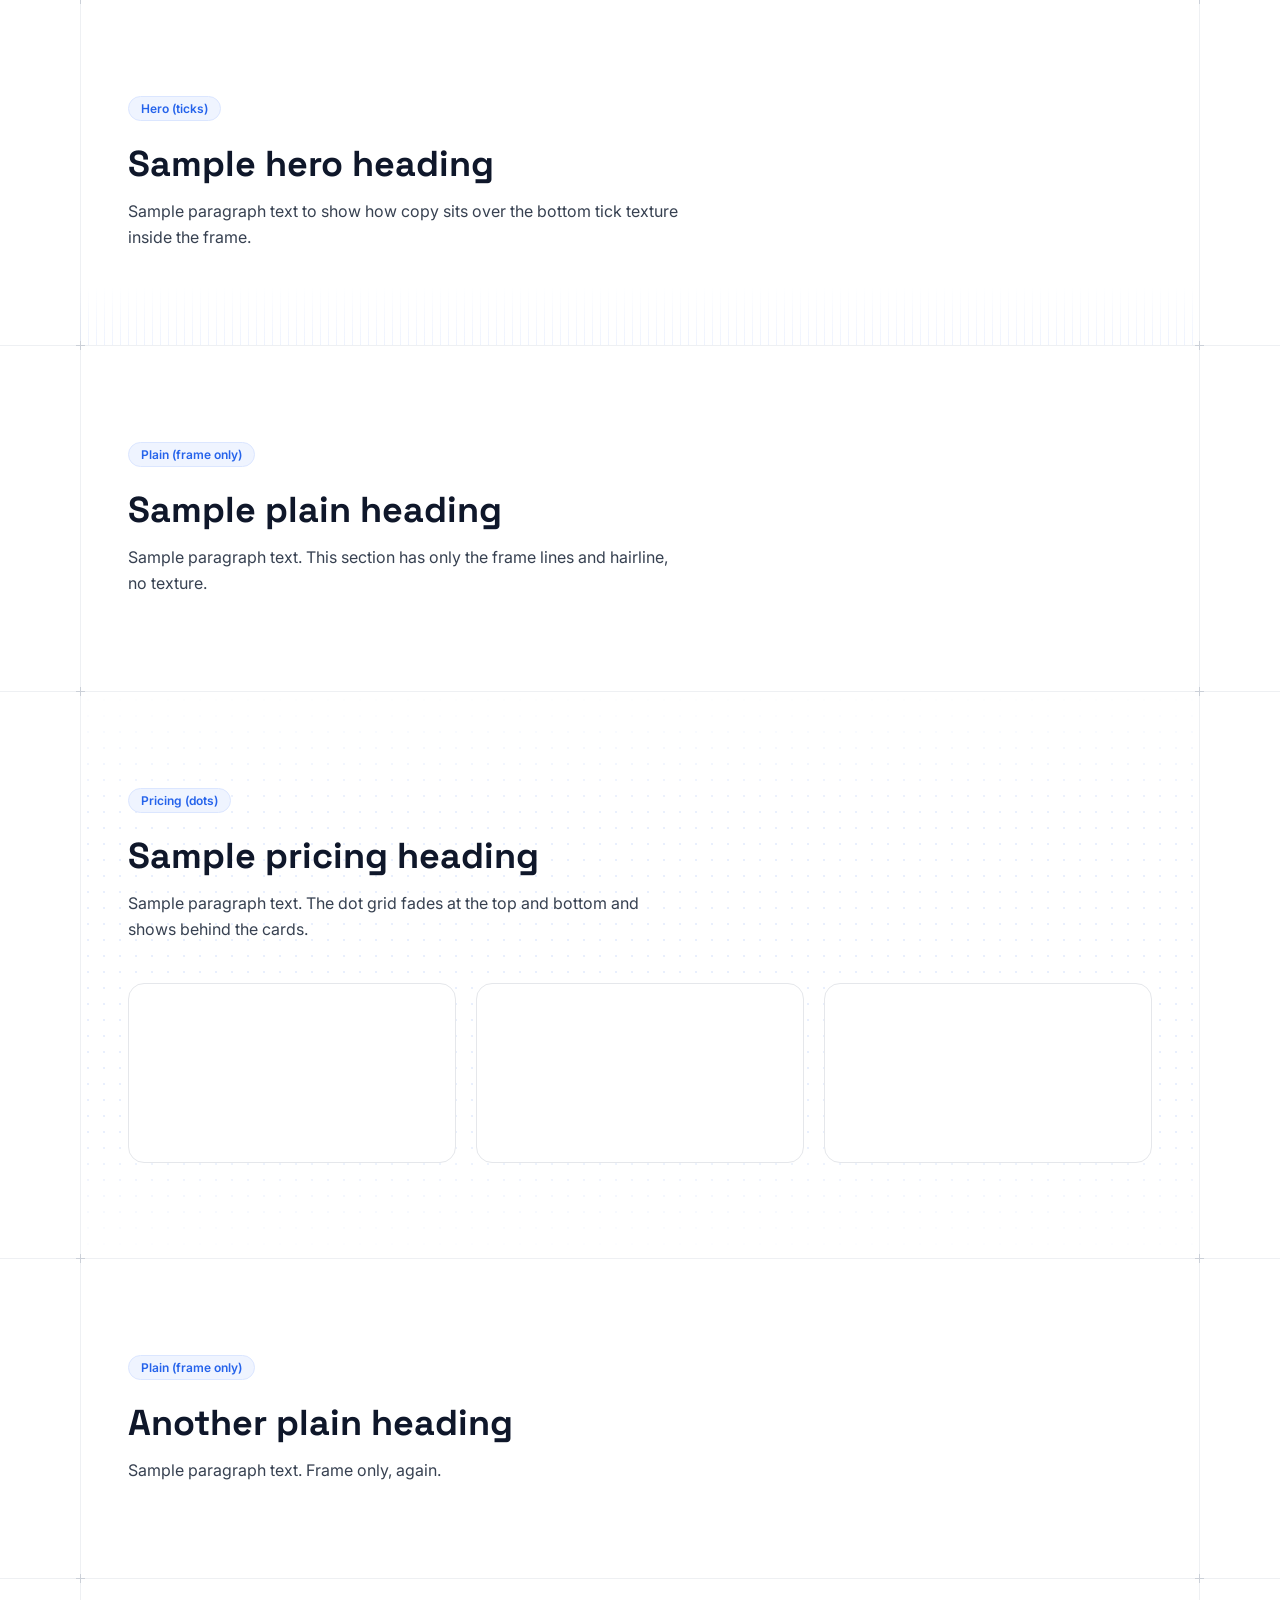
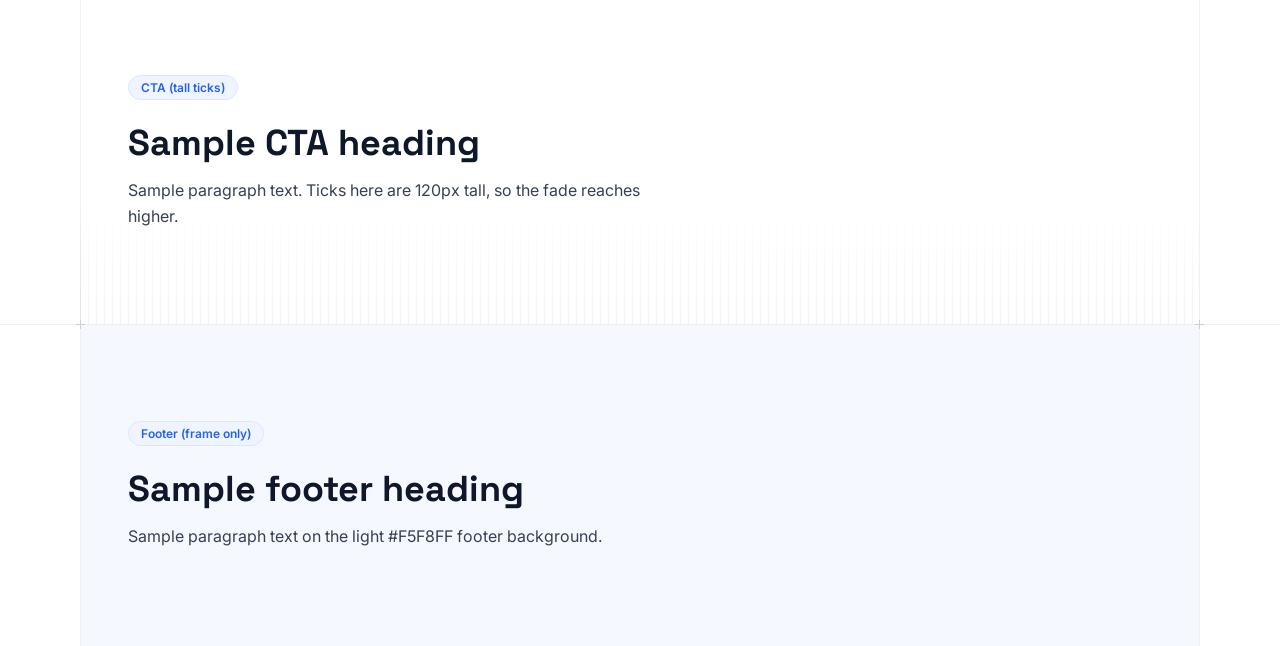
<file: frame-test.html>
<!DOCTYPE html>
<html lang="en">
<head>
<meta charset="UTF-8">
<meta name="viewport" content="width=device-width, initial-scale=1">
<title>Ziptaa Frame Test</title>
<link rel="preconnect" href="https://fonts.googleapis.com">
<link rel="preconnect" href="https://fonts.gstatic.com" crossorigin>
<link href="https://fonts.googleapis.com/css2?family=Inter:wght@400;500;600&family=Space+Grotesk:wght@500;600;700&display=swap" rel="stylesheet">
<style>
:root{
  --blue:#2563EB;--blue-dark:#1D4ED8;
  --ink:#0F172A;--body:#374151;--muted:#6B7280;--border:#E5E7EB;
  --card:#F8F8F8;--footer:#0E1729;
  --head:'Space Grotesk',system-ui,sans-serif;--text:'Inter',system-ui,sans-serif;
}
*{box-sizing:border-box}
body{margin:0;background:#fff;color:var(--body);font-family:var(--text);overflow-x:clip}
h2{font-family:var(--head);color:var(--ink);font-size:36px;margin:20px 0 12px}
p{max-width:560px;line-height:1.6;margin:0}
.chip{display:inline-block;font:600 12px var(--text);color:var(--blue);background:#EFF4FF;border:1px solid #DBE6FF;border-radius:999px;padding:4px 12px}
.cards{display:grid;grid-template-columns:repeat(3,1fr);gap:20px;margin-top:40px}
.card{height:180px;background:#fff;border:1px solid var(--border);border-radius:16px}

/* FRAME: shared page structure */
.frame{max-width:1120px;margin:0 auto;position:relative}
.frame::before,.frame::after{content:"";position:absolute;top:0;bottom:0;width:1px;background:#EEF0F3;z-index:0;pointer-events:none}
.frame::before{left:0}
.frame::after{right:0}

.frame-sec{position:relative;padding:96px 48px;border-top:0}
.frame-sec::before{content:"";position:absolute;top:-1px;left:50%;width:100vw;transform:translateX(-50%);height:1px;background:#EEF0F3}
.frame-sec > *:not(.plus){position:relative;z-index:1}

.plus{position:absolute;top:-5px;width:9px;height:9px;z-index:2;pointer-events:none}
.plus.l{left:-4px}
.plus.r{right:-4px}
.plus::before,.plus::after{content:"";position:absolute;background:#CBD0D8}
.plus::before{left:0;right:0;top:4px;height:1px}
.plus::after{top:0;bottom:0;left:4px;width:1px}

.tex-ticks::after{content:"";position:absolute;left:0;right:0;bottom:0;height:var(--tick-h,60px);
  background:repeating-linear-gradient(90deg,rgba(37,99,235,.08) 0 1px,transparent 1px 8px);
  -webkit-mask-image:linear-gradient(to top,black 0%,transparent 100%);
  mask-image:linear-gradient(to top,black 0%,transparent 100%);
  pointer-events:none;z-index:0}

.tex-dots::after{content:"";position:absolute;inset:0;
  background-image:radial-gradient(rgba(37,99,235,.10) 1px,transparent 1.4px);background-size:16px 16px;
  -webkit-mask-image:linear-gradient(to bottom,transparent 0%,black 22%,black 78%,transparent 100%);
  mask-image:linear-gradient(to bottom,transparent 0%,black 22%,black 78%,transparent 100%);
  pointer-events:none;z-index:0}

/* tint sits behind the frame lines (z-index:-1) so they stay visible on the footer */
.frame-sec.foot::after{content:"";position:absolute;inset:0;background:#F5F8FF;z-index:-1}

@media (max-width:700px){
  .frame-sec{padding:64px 20px}
  .plus{display:none}
  .cards{grid-template-columns:1fr}
}
</style>
</head>
<body>
<div class="frame">

  <section class="frame-sec tex-ticks">
    <span class="plus l"></span><span class="plus r"></span>
    <span class="chip">Hero (ticks)</span>
    <h2>Sample hero heading</h2>
    <p>Sample paragraph text to show how copy sits over the bottom tick texture inside the frame.</p>
  </section>

  <section class="frame-sec">
    <span class="plus l"></span><span class="plus r"></span>
    <span class="chip">Plain (frame only)</span>
    <h2>Sample plain heading</h2>
    <p>Sample paragraph text. This section has only the frame lines and hairline, no texture.</p>
  </section>

  <section class="frame-sec tex-dots">
    <span class="plus l"></span><span class="plus r"></span>
    <span class="chip">Pricing (dots)</span>
    <h2>Sample pricing heading</h2>
    <p>Sample paragraph text. The dot grid fades at the top and bottom and shows behind the cards.</p>
    <div class="cards"><div class="card"></div><div class="card"></div><div class="card"></div></div>
  </section>

  <section class="frame-sec">
    <span class="plus l"></span><span class="plus r"></span>
    <span class="chip">Plain (frame only)</span>
    <h2>Another plain heading</h2>
    <p>Sample paragraph text. Frame only, again.</p>
  </section>

  <section class="frame-sec tex-ticks" style="--tick-h:120px">
    <span class="plus l"></span><span class="plus r"></span>
    <span class="chip">CTA (tall ticks)</span>
    <h2>Sample CTA heading</h2>
    <p>Sample paragraph text. Ticks here are 120px tall, so the fade reaches higher.</p>
  </section>

  <section class="frame-sec foot">
    <span class="plus l"></span><span class="plus r"></span>
    <span class="chip">Footer (frame only)</span>
    <h2>Sample footer heading</h2>
    <p>Sample paragraph text on the light #F5F8FF footer background.</p>
  </section>

</div>
</body>
</html>
</file>
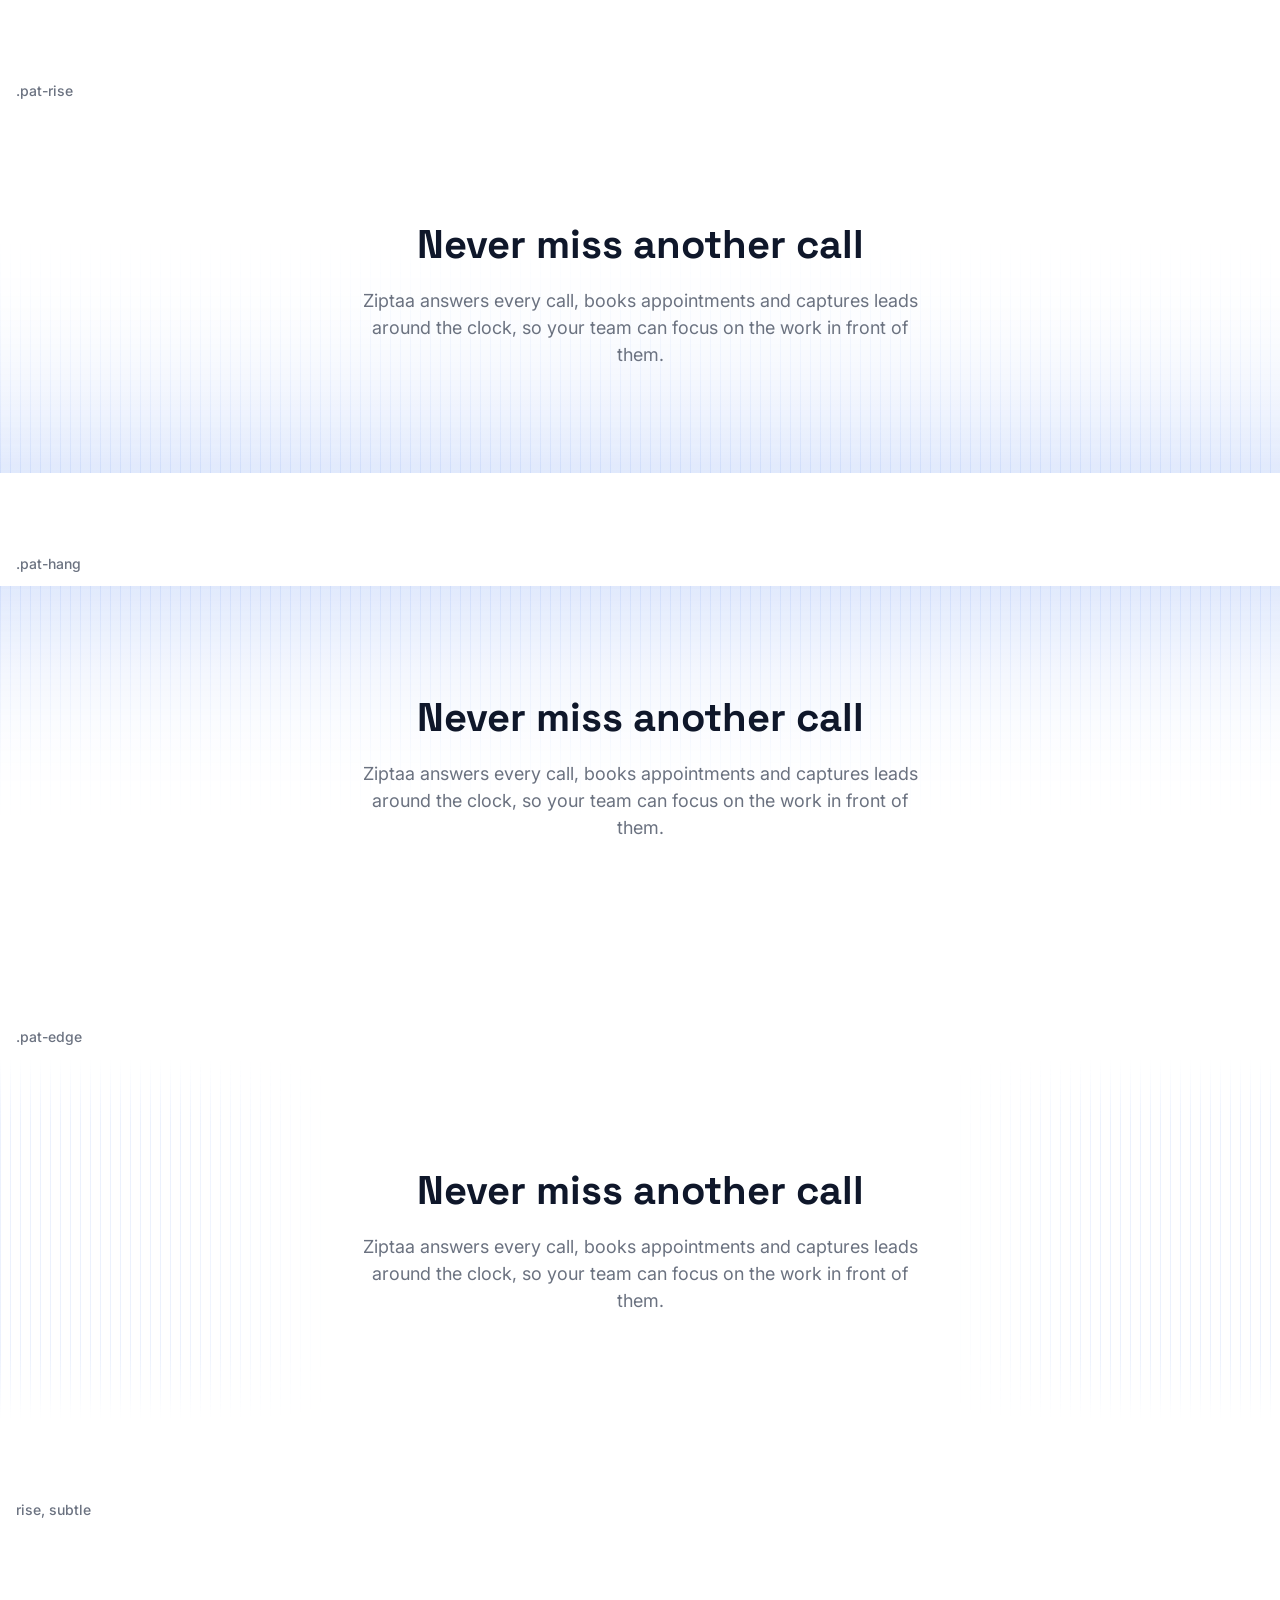
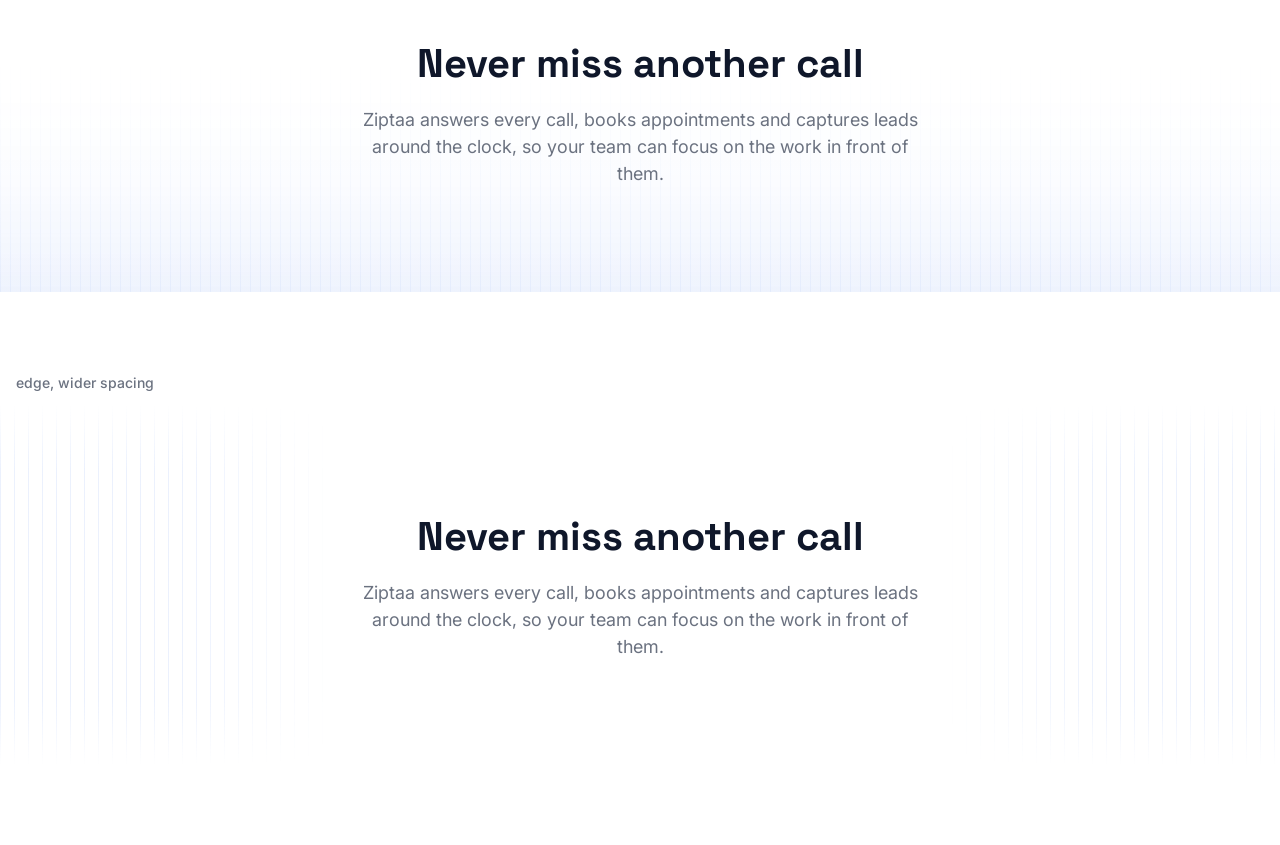
<file: pattern-test.html>
<!DOCTYPE html>
<html lang="en">
<head>
<meta charset="UTF-8">
<meta name="viewport" content="width=device-width, initial-scale=1">
<title>Ziptaa — Pattern Test</title>
<meta name="robots" content="noindex">
<link rel="preconnect" href="https://fonts.googleapis.com">
<link rel="preconnect" href="https://fonts.gstatic.com" crossorigin>
<link href="https://fonts.googleapis.com/css2?family=Inter:wght@400;500;600&family=Space+Grotesk:wght@500;600;700&display=swap" rel="stylesheet">
<style>
:root{
  --blue:#2563EB;--blue-dark:#1D4ED8;
  --ink:#0F172A;--body:#374151;--muted:#6B7280;--border:#E5E7EB;
  --card:#F8F8F8;--footer:#0E1729;
  --head:'Space Grotesk',system-ui,sans-serif;--text:'Inter',system-ui,sans-serif;
}
*{box-sizing:border-box;margin:0;padding:0}
body{font-family:var(--text);color:var(--body);background:#fff;line-height:1.5;-webkit-font-smoothing:antialiased;padding-bottom:80px}
h2{font-family:var(--head);color:var(--ink);font-weight:700}
.test{margin-top:80px}
.label{font-size:14px;font-weight:500;color:var(--muted);padding:0 16px 12px}
.band{width:100%;height:360px;display:flex;flex-direction:column;align-items:center;justify-content:center;text-align:center;padding:0 16px}
.band h2{font-size:40px;line-height:1.3}
.band p{font-size:18px;color:var(--muted);max-width:560px;margin-top:16px}

/* PATTERNS: shared background system */
.pat-rise,.pat-hang,.pat-edge{--pat-a:.14;--pat-b:.09;--pat-gap:10px;position:relative;overflow:hidden}
.pat-rise::before,.pat-hang::before,.pat-edge::before{content:"";position:absolute;inset:0;pointer-events:none;z-index:0}
.pat-rise>*,.pat-hang>*,.pat-edge>*{position:relative;z-index:1}
.pat-rise::before{
  background:
    linear-gradient(to top,rgba(37,99,235,var(--pat-a)) 0%,rgba(37,99,235,0) 60%),
    repeating-linear-gradient(90deg,rgba(37,99,235,var(--pat-b)) 0 1px,transparent 1px var(--pat-gap));
  -webkit-mask-image:linear-gradient(to top,black 0%,transparent 65%);
  mask-image:linear-gradient(to top,black 0%,transparent 65%)}
.pat-hang::before{
  background:
    linear-gradient(to bottom,rgba(37,99,235,var(--pat-a)) 0%,rgba(37,99,235,0) 60%),
    repeating-linear-gradient(90deg,rgba(37,99,235,var(--pat-b)) 0 1px,transparent 1px var(--pat-gap));
  -webkit-mask-image:linear-gradient(to bottom,black 0%,transparent 65%);
  mask-image:linear-gradient(to bottom,black 0%,transparent 65%)}
.pat-edge::before{
  background:repeating-linear-gradient(90deg,rgba(37,99,235,var(--pat-b)) 0 1px,transparent 1px var(--pat-gap));
  -webkit-mask-image:
    linear-gradient(90deg,black 0%,black 14%,transparent 26%,transparent 74%,black 86%,black 100%),
    linear-gradient(to bottom,transparent 0%,black 18%,black 82%,transparent 100%);
  mask-image:
    linear-gradient(90deg,black 0%,black 14%,transparent 26%,transparent 74%,black 86%,black 100%),
    linear-gradient(to bottom,transparent 0%,black 18%,black 82%,transparent 100%);
  -webkit-mask-composite:source-in;
  mask-composite:intersect}
/* Static patterns: no motion, so no prefers-reduced-motion rule needed */
@media(max-width:700px){
  .pat-rise,.pat-hang,.pat-edge{--pat-gap:8px;--pat-b:.045}
}
</style>
</head>
<body>
<section class="test">
  <div class="label">.pat-rise</div>
  <div class="band pat-rise">
    <h2>Never miss another call</h2>
    <p>Ziptaa answers every call, books appointments and captures leads around the clock, so your team can focus on the work in front of them.</p>
  </div>
</section>
<section class="test">
  <div class="label">.pat-hang</div>
  <div class="band pat-hang">
    <h2>Never miss another call</h2>
    <p>Ziptaa answers every call, books appointments and captures leads around the clock, so your team can focus on the work in front of them.</p>
  </div>
</section>
<section class="test">
  <div class="label">.pat-edge</div>
  <div class="band pat-edge">
    <h2>Never miss another call</h2>
    <p>Ziptaa answers every call, books appointments and captures leads around the clock, so your team can focus on the work in front of them.</p>
  </div>
</section>
<section class="test">
  <div class="label">rise, subtle</div>
  <div class="band pat-rise" style="--pat-a:.08;--pat-b:.05">
    <h2>Never miss another call</h2>
    <p>Ziptaa answers every call, books appointments and captures leads around the clock, so your team can focus on the work in front of them.</p>
  </div>
</section>
<section class="test">
  <div class="label">edge, wider spacing</div>
  <div class="band pat-edge" style="--pat-gap:14px">
    <h2>Never miss another call</h2>
    <p>Ziptaa answers every call, books appointments and captures leads around the clock, so your team can focus on the work in front of them.</p>
  </div>
</section>
</body>
</html>
</file>
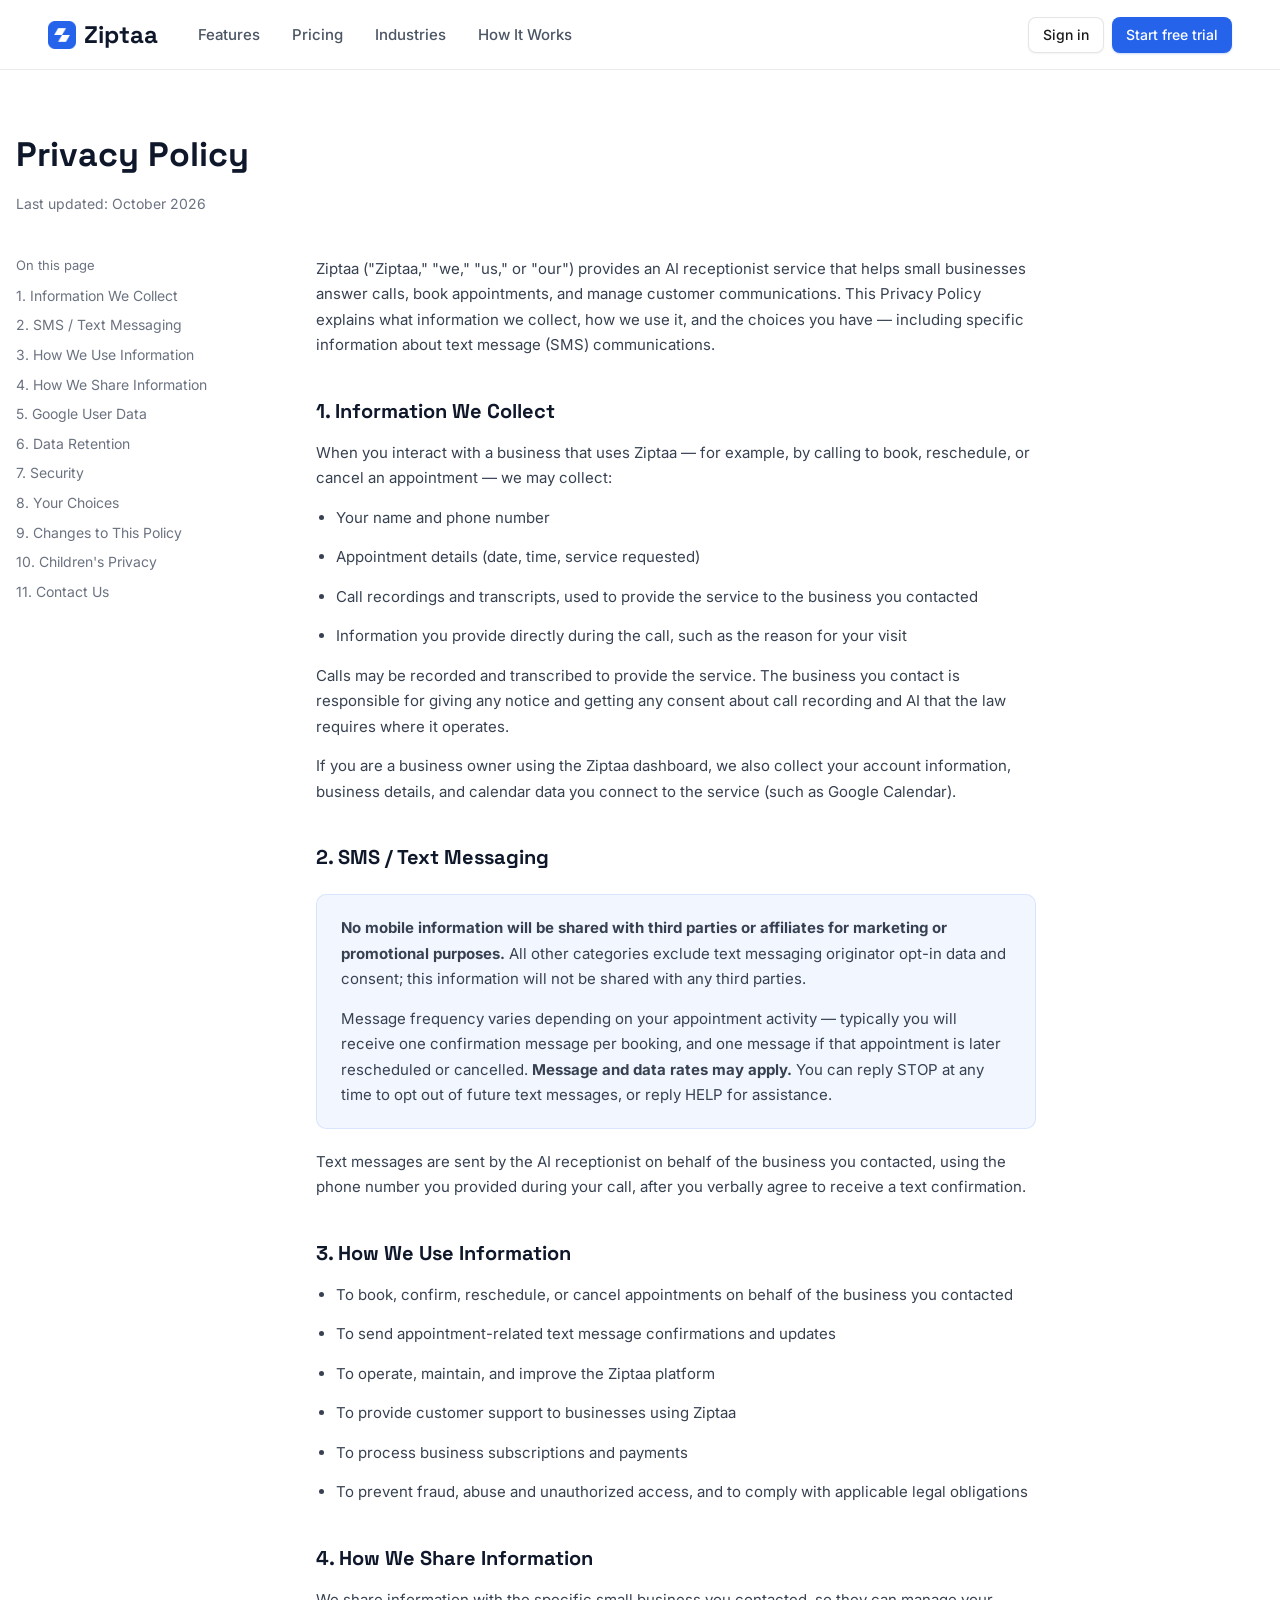
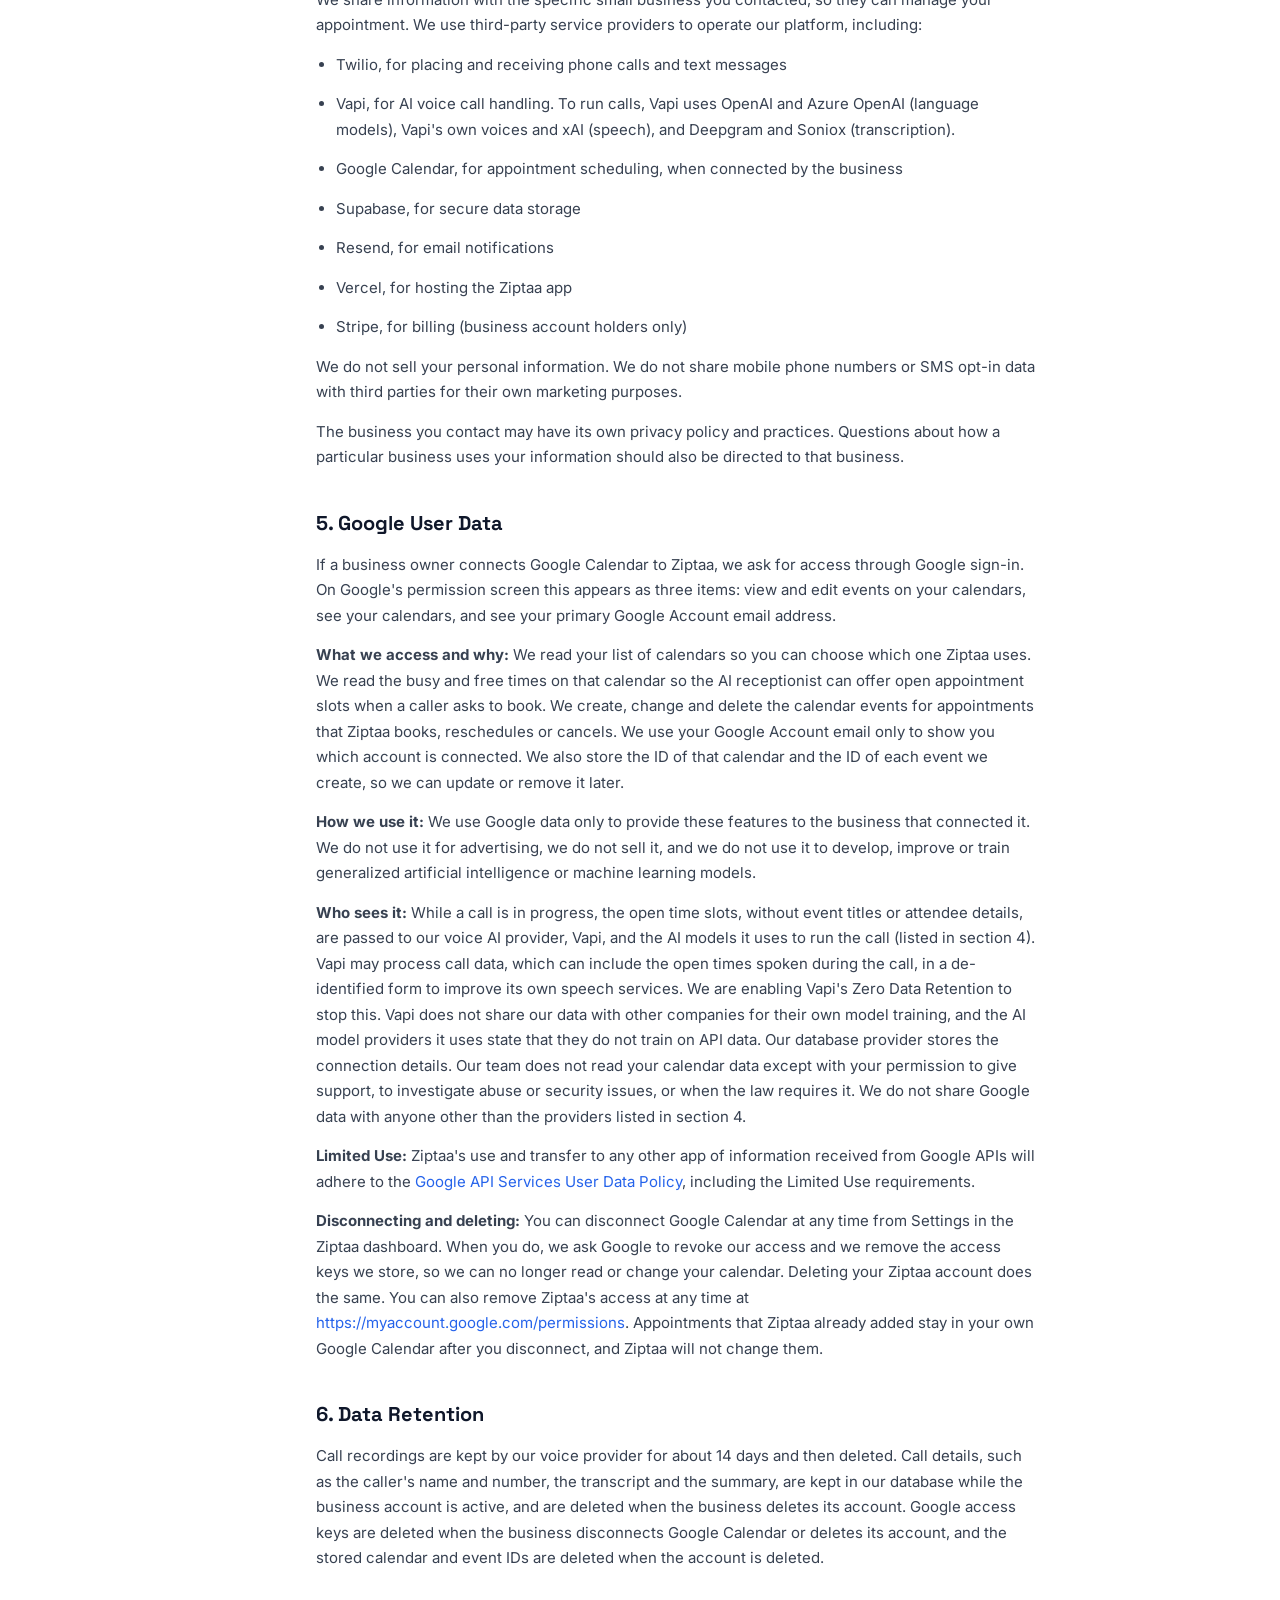
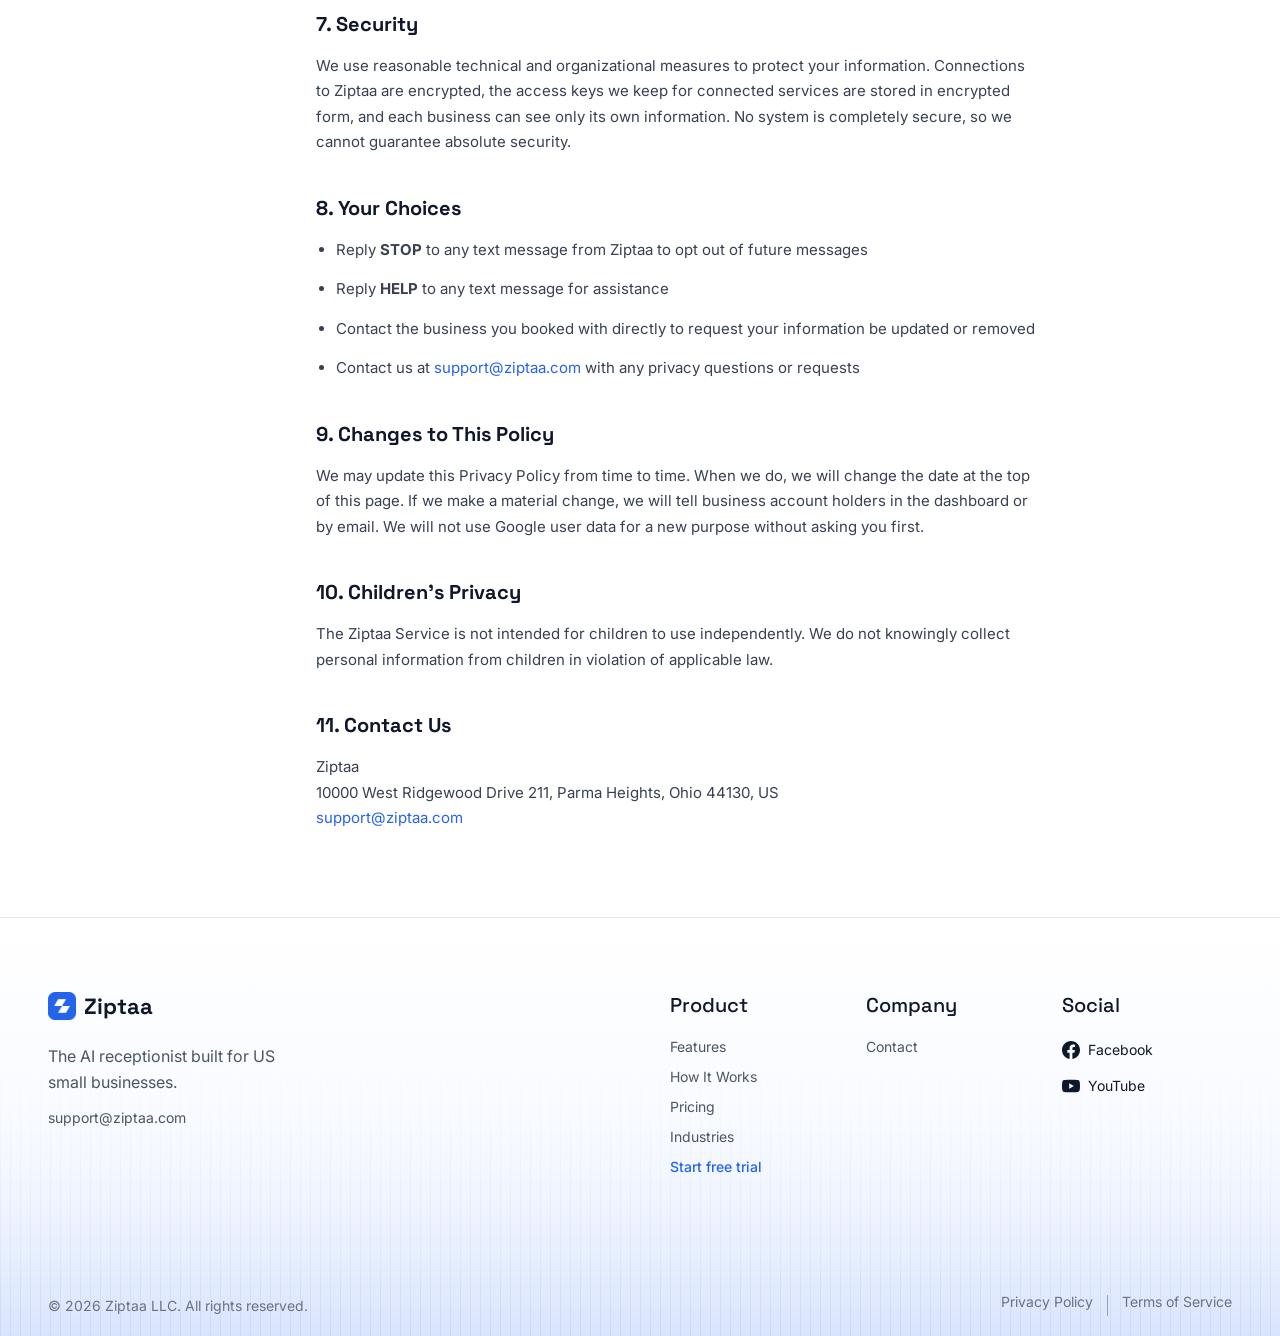
<file: privacy.html>
<!DOCTYPE html>
<html lang="en">
<head>
<meta charset="UTF-8">
<meta name="viewport" content="width=device-width, initial-scale=1.0">
<title>Privacy Policy | Ziptaa</title>
<link rel="icon" type="image/png" href="ziptaa_logo.png">
<link rel="canonical" href="https://ziptaa.com/privacy">
<meta name="description" content="Ziptaa's Privacy Policy — how we collect, use, and protect your information, including SMS messaging practices.">
<link rel="preconnect" href="https://fonts.googleapis.com">
<link rel="preconnect" href="https://fonts.gstatic.com" crossorigin>
<link href="https://fonts.googleapis.com/css2?family=Space+Grotesk:wght@500;600;700&family=Inter:wght@400;500;600&display=swap" rel="stylesheet">
<style>
  :root {
    --blue: #2563EB;
    --blue-dark: #1D4ED8;
    --bg: #FFFFFF;
    --card: #FFFFFF;
    --ink: #0F172A;
    --body: #374151;
    --muted: #6B7280;
    --border: #E5E7EB;
  }
  * { box-sizing: border-box; margin: 0; padding: 0; }
  body {
    font-family: 'Inter', -apple-system, sans-serif;
    color: var(--body);
    background: var(--bg);
    line-height: 1.7;
  }
  h1, h2 {
    font-family: 'Space Grotesk', sans-serif;
    color: var(--ink);
  }
  a { color: var(--blue); text-decoration: none; }
  a:hover { text-decoration: underline; }
  .updated { color: var(--muted); font-size: 14px; margin-bottom: 40px; }
  h1 { font-size: 34px; margin-bottom: 8px; }
  h2 { font-size: 20px; margin: 36px 0 12px; }
  p, li { font-size: 15px; margin-bottom: 14px; }
  ul { padding-left: 20px; margin-bottom: 14px; }
  .highlight {
    background: #F2F6FF;
    border: 1px solid rgba(37,99,235,.12);
    border-radius: 10px;
    padding: 20px 24px;
    margin: 20px 0;
  }
  .highlight p:last-child { margin-bottom: 0; }
</style>
<link rel="stylesheet" href="legal.css">
<link rel="stylesheet" href="footer.css">
</head>
<body>

<nav class="lg-nav">
  <div class="lg-wrap">
    <a href="/" class="lg-logo"><img src="ziptaa_logo.png" alt="Ziptaa">Ziptaa</a>
    <div class="lg-links">
      <a href="/#features">Features</a>
      <a href="/#pricing">Pricing</a>
      <a href="/#industries">Industries</a>
      <a href="/#how">How It Works</a>
    </div>
    <div class="lg-right">
      <a href="https://app.ziptaa.com/login" class="lg-signin" target="_blank" rel="noopener noreferrer">Sign in</a>
      <a href="https://app.ziptaa.com/signup" class="lg-btn lg-btn-primary" target="_blank" rel="noopener noreferrer">Start free trial</a>
    </div>
  </div>
</nav>

<main class="lg-page">
  <header class="lg-head">
    <h1>Privacy Policy</h1>
    <p class="updated">Last updated: October 2026</p>
  </header>

  <div class="lg-grid">
  <nav class="lg-toc" aria-label="On this page">
    <div class="lg-toc-label">On this page</div>
    <a href="#information-we-collect">1. Information We Collect</a>
    <a href="#sms-text-messaging">2. SMS / Text Messaging</a>
    <a href="#how-we-use-information">3. How We Use Information</a>
    <a href="#how-we-share-information">4. How We Share Information</a>
    <a href="#google-user-data">5. Google User Data</a>
    <a href="#data-retention">6. Data Retention</a>
    <a href="#security">7. Security</a>
    <a href="#your-choices">8. Your Choices</a>
    <a href="#changes-to-this-policy">9. Changes to This Policy</a>
    <a href="#childrens-privacy">10. Children's Privacy</a>
    <a href="#contact-us">11. Contact Us</a>
  </nav>
  <div class="lg-doc">
  <p>Ziptaa ("Ziptaa," "we," "us," or "our") provides an AI receptionist service that helps small businesses answer calls, book appointments, and manage customer communications. This Privacy Policy explains what information we collect, how we use it, and the choices you have — including specific information about text message (SMS) communications.</p>

  <h2 id="information-we-collect">1. Information We Collect</h2>
  <p>When you interact with a business that uses Ziptaa — for example, by calling to book, reschedule, or cancel an appointment — we may collect:</p>
  <ul>
    <li>Your name and phone number</li>
    <li>Appointment details (date, time, service requested)</li>
    <li>Call recordings and transcripts, used to provide the service to the business you contacted</li>
    <li>Information you provide directly during the call, such as the reason for your visit</li>
  </ul>
  <p>Calls may be recorded and transcribed to provide the service. The business you contact is responsible for giving any notice and getting any consent about call recording and AI that the law requires where it operates.</p>
  <p>If you are a business owner using the Ziptaa dashboard, we also collect your account information, business details, and calendar data you connect to the service (such as Google Calendar).</p>

  <h2 id="sms-text-messaging">2. SMS / Text Messaging</h2>
  <div class="highlight">
    <p><strong>No mobile information will be shared with third parties or affiliates for marketing or promotional purposes.</strong> All other categories exclude text messaging originator opt-in data and consent; this information will not be shared with any third parties.</p>
    <p>Message frequency varies depending on your appointment activity — typically you will receive one confirmation message per booking, and one message if that appointment is later rescheduled or cancelled. <strong>Message and data rates may apply.</strong> You can reply STOP at any time to opt out of future text messages, or reply HELP for assistance.</p>
  </div>
  <p>Text messages are sent by the AI receptionist on behalf of the business you contacted, using the phone number you provided during your call, after you verbally agree to receive a text confirmation.</p>

  <h2 id="how-we-use-information">3. How We Use Information</h2>
  <ul>
    <li>To book, confirm, reschedule, or cancel appointments on behalf of the business you contacted</li>
    <li>To send appointment-related text message confirmations and updates</li>
    <li>To operate, maintain, and improve the Ziptaa platform</li>
    <li>To provide customer support to businesses using Ziptaa</li>
    <li>To process business subscriptions and payments</li>
    <li>To prevent fraud, abuse and unauthorized access, and to comply with applicable legal obligations</li>
  </ul>

  <h2 id="how-we-share-information">4. How We Share Information</h2>
  <p>We share information with the specific small business you contacted, so they can manage your appointment. We use third-party service providers to operate our platform, including:</p>
  <ul>
    <li>Twilio, for placing and receiving phone calls and text messages</li>
    <li>Vapi, for AI voice call handling. To run calls, Vapi uses OpenAI and Azure OpenAI (language models), Vapi's own voices and xAI (speech), and Deepgram and Soniox (transcription).</li>
    <li>Google Calendar, for appointment scheduling, when connected by the business</li>
    <li>Supabase, for secure data storage</li>
    <li>Resend, for email notifications</li>
    <li>Vercel, for hosting the Ziptaa app</li>
    <li>Stripe, for billing (business account holders only)</li>
  </ul>
  <p>We do not sell your personal information. We do not share mobile phone numbers or SMS opt-in data with third parties for their own marketing purposes.</p>
  <p>The business you contact may have its own privacy policy and practices. Questions about how a particular business uses your information should also be directed to that business.</p>

  <h2 id="google-user-data">5. Google User Data</h2>
  <p>If a business owner connects Google Calendar to Ziptaa, we ask for access through Google sign-in. On Google's permission screen this appears as three items: view and edit events on your calendars, see your calendars, and see your primary Google Account email address.</p>
  <p><strong>What we access and why:</strong> We read your list of calendars so you can choose which one Ziptaa uses. We read the busy and free times on that calendar so the AI receptionist can offer open appointment slots when a caller asks to book. We create, change and delete the calendar events for appointments that Ziptaa books, reschedules or cancels. We use your Google Account email only to show you which account is connected. We also store the ID of that calendar and the ID of each event we create, so we can update or remove it later.</p>
  <p><strong>How we use it:</strong> We use Google data only to provide these features to the business that connected it. We do not use it for advertising, we do not sell it, and we do not use it to develop, improve or train generalized artificial intelligence or machine learning models.</p>
  <p><strong>Who sees it:</strong> While a call is in progress, the open time slots, without event titles or attendee details, are passed to our voice AI provider, Vapi, and the AI models it uses to run the call (listed in section 4). Vapi may process call data, which can include the open times spoken during the call, in a de-identified form to improve its own speech services. We are enabling Vapi's Zero Data Retention to stop this. Vapi does not share our data with other companies for their own model training, and the AI model providers it uses state that they do not train on API data. Our database provider stores the connection details. Our team does not read your calendar data except with your permission to give support, to investigate abuse or security issues, or when the law requires it. We do not share Google data with anyone other than the providers listed in section 4.</p>
  <p><strong>Limited Use:</strong> Ziptaa's use and transfer to any other app of information received from Google APIs will adhere to the <a href="https://developers.google.com/terms/api-services-user-data-policy">Google API Services User Data Policy</a>, including the Limited Use requirements.</p>
  <p><strong>Disconnecting and deleting:</strong> You can disconnect Google Calendar at any time from Settings in the Ziptaa dashboard. When you do, we ask Google to revoke our access and we remove the access keys we store, so we can no longer read or change your calendar. Deleting your Ziptaa account does the same. You can also remove Ziptaa's access at any time at <a href="https://myaccount.google.com/permissions">https://myaccount.google.com/permissions</a>. Appointments that Ziptaa already added stay in your own Google Calendar after you disconnect, and Ziptaa will not change them.</p>

  <h2 id="data-retention">6. Data Retention</h2>
  <p>Call recordings are kept by our voice provider for about 14 days and then deleted. Call details, such as the caller's name and number, the transcript and the summary, are kept in our database while the business account is active, and are deleted when the business deletes its account. Google access keys are deleted when the business disconnects Google Calendar or deletes its account, and the stored calendar and event IDs are deleted when the account is deleted.</p>

  <h2 id="security">7. Security</h2>
  <p>We use reasonable technical and organizational measures to protect your information. Connections to Ziptaa are encrypted, the access keys we keep for connected services are stored in encrypted form, and each business can see only its own information. No system is completely secure, so we cannot guarantee absolute security.</p>

  <h2 id="your-choices">8. Your Choices</h2>
  <ul>
    <li>Reply <strong>STOP</strong> to any text message from Ziptaa to opt out of future messages</li>
    <li>Reply <strong>HELP</strong> to any text message for assistance</li>
    <li>Contact the business you booked with directly to request your information be updated or removed</li>
    <li>Contact us at <a href="mailto:support@ziptaa.com">support@ziptaa.com</a> with any privacy questions or requests</li>
  </ul>

  <h2 id="changes-to-this-policy">9. Changes to This Policy</h2>
  <p>We may update this Privacy Policy from time to time. When we do, we will change the date at the top of this page. If we make a material change, we will tell business account holders in the dashboard or by email. We will not use Google user data for a new purpose without asking you first.</p>

  <h2 id="childrens-privacy">10. Children's Privacy</h2>
  <p>The Ziptaa Service is not intended for children to use independently. We do not knowingly collect personal information from children in violation of applicable law.</p>

  <h2 id="contact-us">11. Contact Us</h2>
  <p>Ziptaa<br>
  10000 West Ridgewood Drive 211, Parma Heights, Ohio 44130, US<br>
  <a href="mailto:support@ziptaa.com">support@ziptaa.com</a></p>
  </div>
  </div>
</main>

<footer>
  <div class="top">
    <div class="f-brand">
      <a href="/" class="brand"><img src="ziptaa_logo.png" alt="Ziptaa" style="height:28px;width:auto">Ziptaa</a>
      <p>The AI receptionist built for US small businesses.</p>
      <a href="mailto:support@ziptaa.com" style="display:block;margin-top:12px;color:#4B5563;font-size:14px">support@ziptaa.com</a>
    </div>
    <div class="col" style="grid-column:2"><h4>Product</h4><a href="/#features">Features</a><a href="/#how">How It Works</a><a href="/#pricing">Pricing</a><a href="/#industries">Industries</a><a href="https://app.ziptaa.com/signup" class="f-cta">Start free trial</a></div>
    <div class="col"><h4>Company</h4><a href="mailto:support@ziptaa.com">Contact</a></div>
    <div class="col soc"><h4>Social</h4>
      <a href="https://www.facebook.com/ziptaa" target="_blank" rel="noopener noreferrer"><svg viewBox="0 0 24 24" fill="currentColor"><path d="M24 12.07C24 5.41 18.63 0 12 0S0 5.4 0 12.07C0 18.1 4.39 23.1 10.13 24v-8.44H7.08v-3.49h3.04V9.41c0-3.02 1.8-4.7 4.54-4.7 1.31 0 2.68.24 2.68.24v2.97h-1.5c-1.5 0-1.96.93-1.96 1.89v2.26h3.32l-.53 3.5h-2.8V24C19.62 23.1 24 18.1 24 12.07z"/></svg>Facebook</a>
      <a href="https://www.youtube.com/@ziptaa" target="_blank" rel="noopener noreferrer"><svg viewBox="0 0 24 24" fill="currentColor"><path d="M23.5 6.2a3 3 0 0 0-2.1-2.1C19.5 3.6 12 3.6 12 3.6s-7.5 0-9.4.5A3 3 0 0 0 .5 6.2C0 8.1 0 12 0 12s0 3.9.5 5.8a3 3 0 0 0 2.1 2.1c1.9.5 9.4.5 9.4.5s7.5 0 9.4-.5a3 3 0 0 0 2.1-2.1c.5-1.9.5-5.800.5-5.800s0-3.900-.5-5.800zM9.600 15.600V8.400l6.200 3.600-6.200 3.600z"/></svg>YouTube</a>
    </div>
  </div>
  <div class="f-bottom">
    <div class="in">
      <span>© 2026 Ziptaa LLC. All rights reserved.</span>
      <div class="f-links"><a href="privacy.html">Privacy Policy</a><a href="terms.html">Terms of Service</a></div>
    </div>
  </div>
</footer>

</body>
</html>
</file>
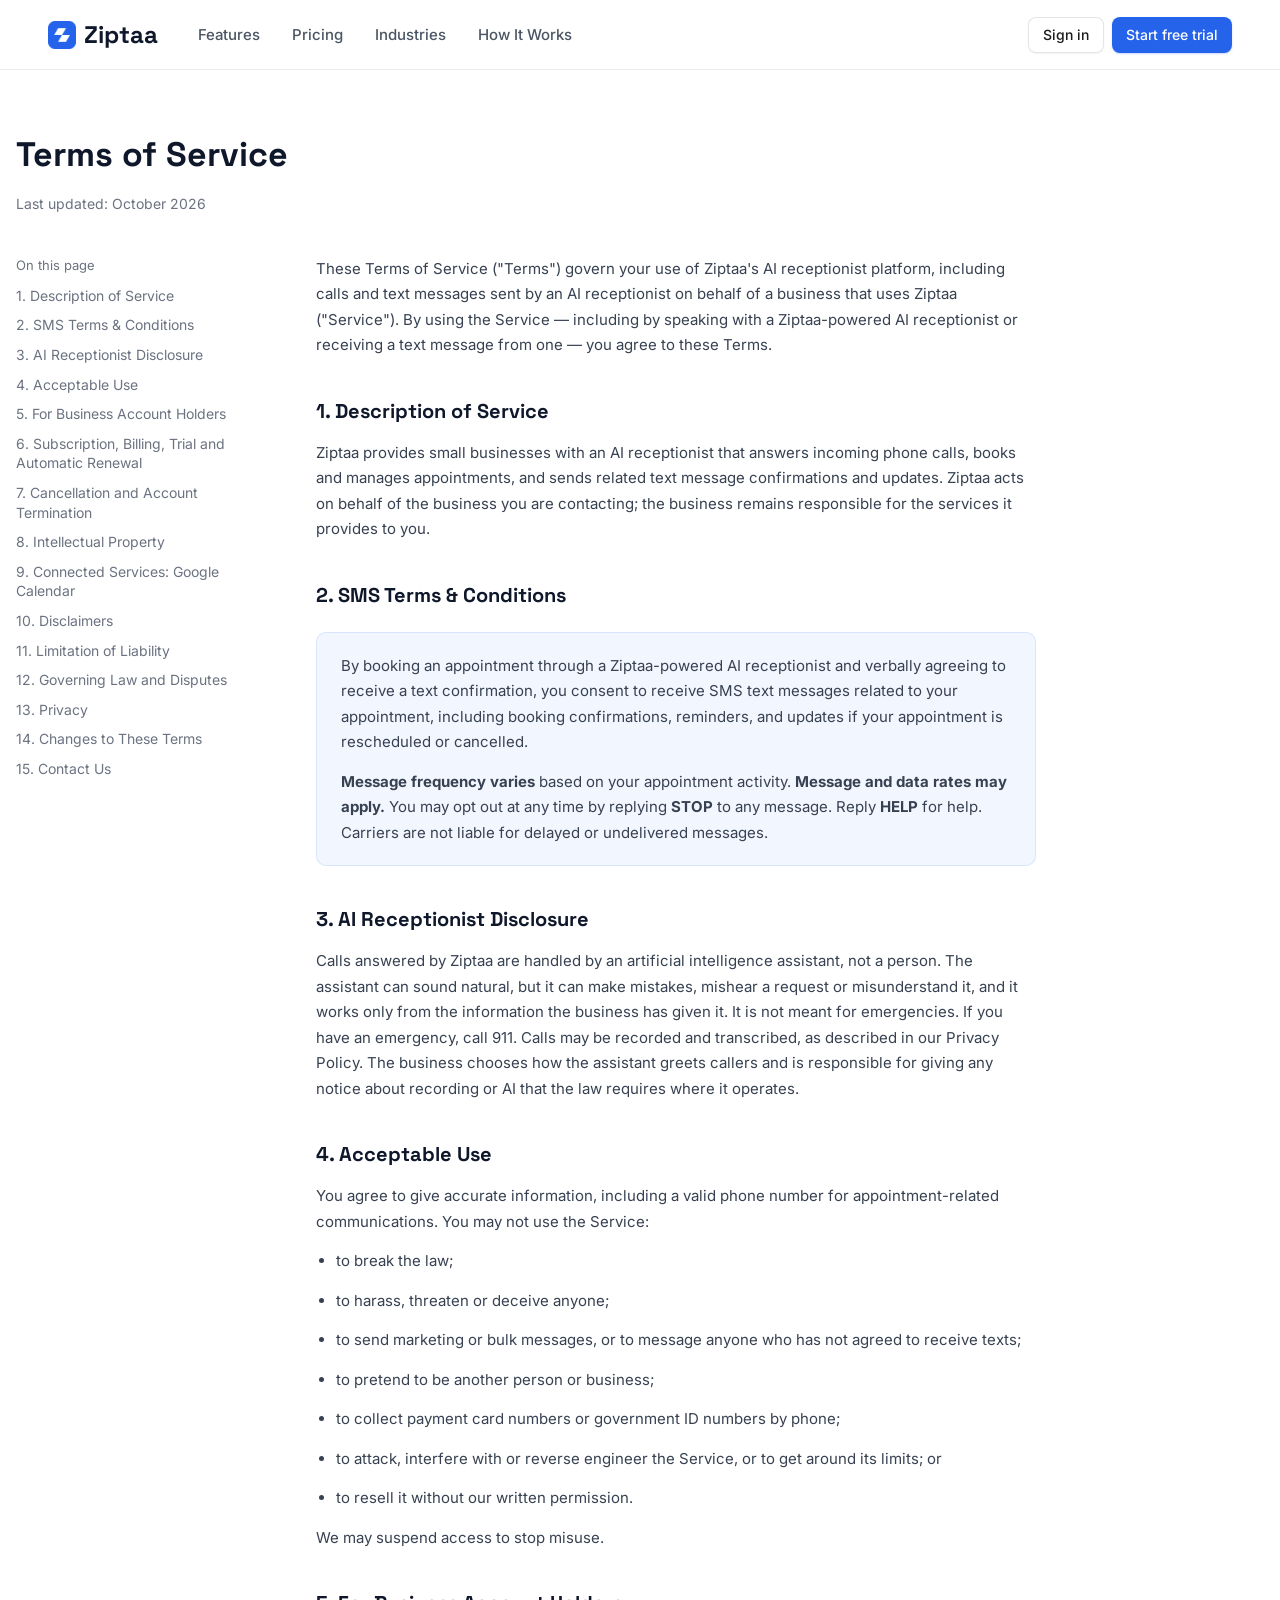
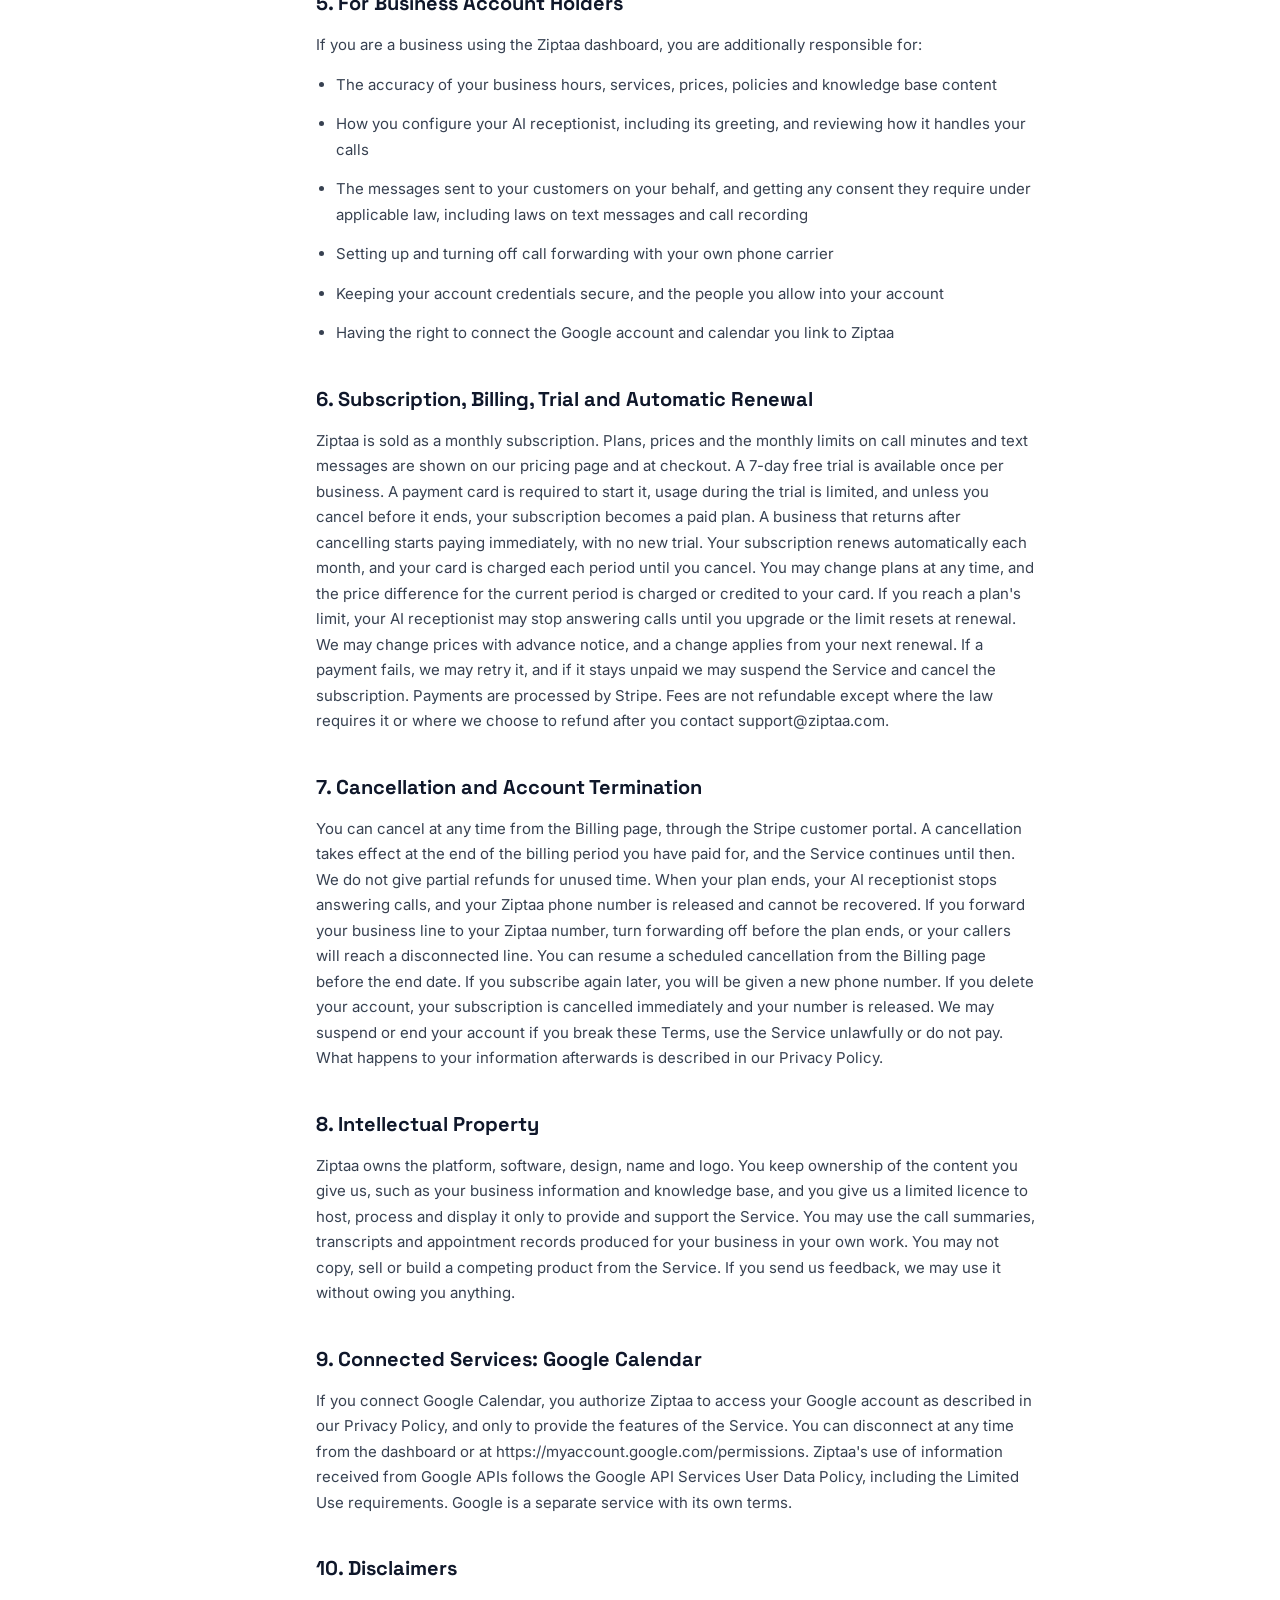
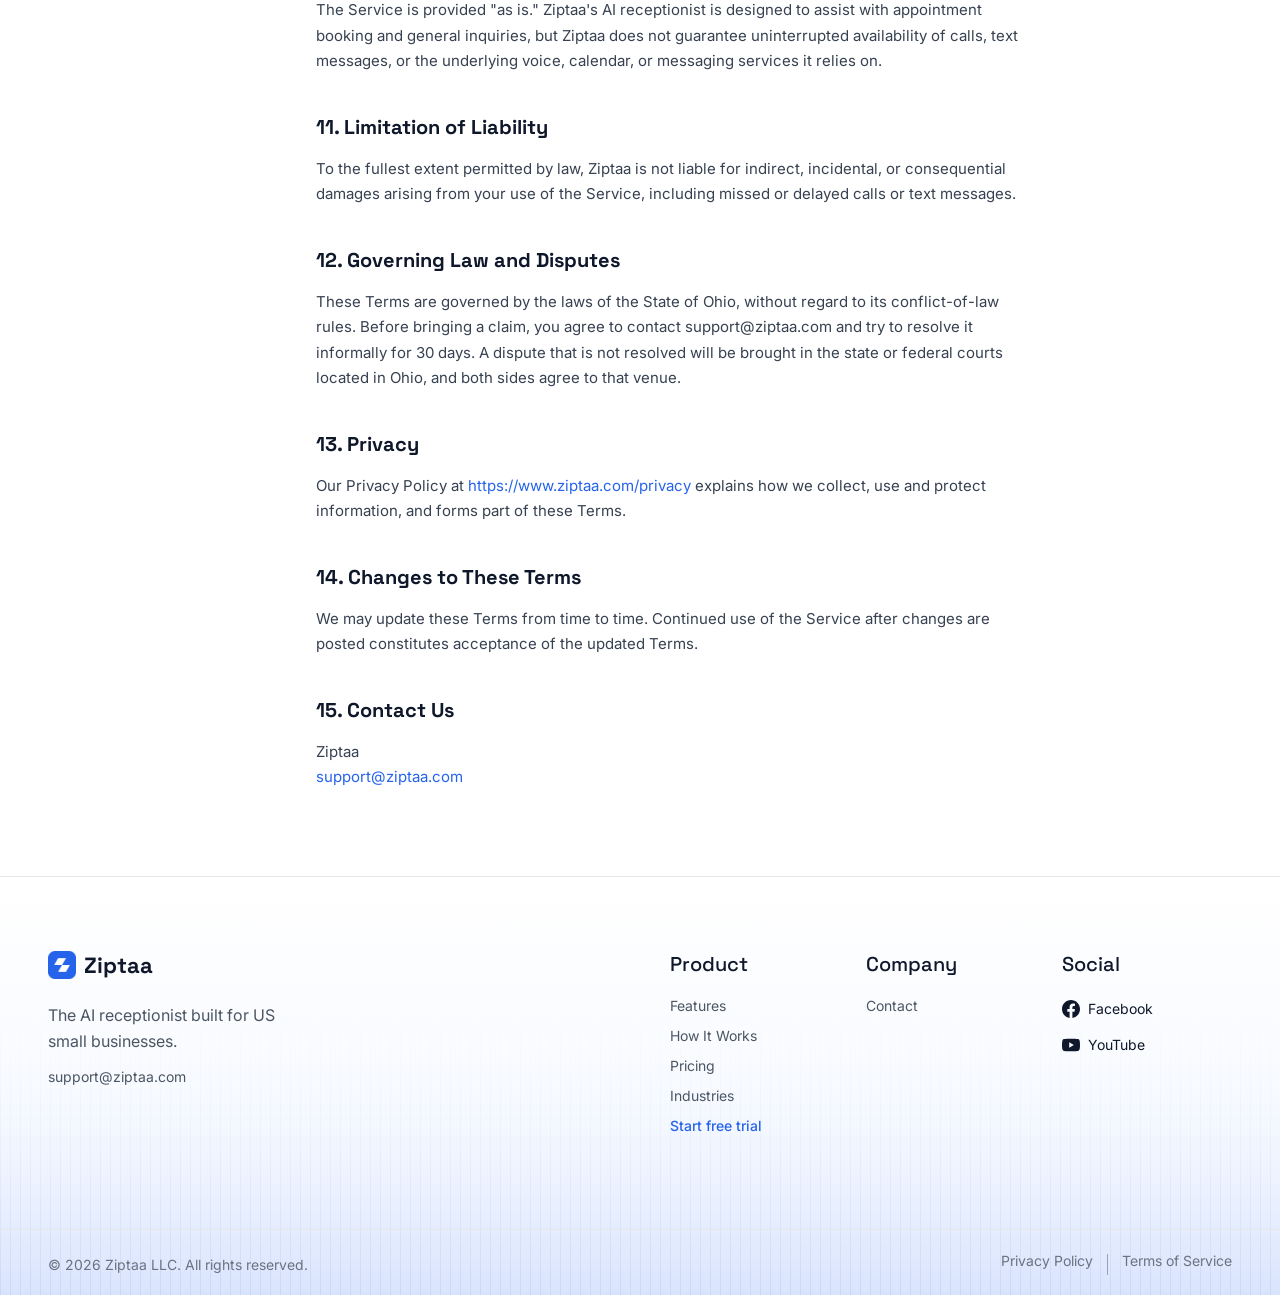
<file: terms.html>
<!DOCTYPE html>
<html lang="en">
<head>
<meta charset="UTF-8">
<meta name="viewport" content="width=device-width, initial-scale=1.0">
<title>Terms of Service | Ziptaa</title>
<link rel="icon" type="image/png" href="ziptaa_logo.png">
<link rel="canonical" href="https://ziptaa.com/terms">
<meta name="description" content="Ziptaa's Terms of Service, including terms for our SMS text messaging program.">
<link rel="preconnect" href="https://fonts.googleapis.com">
<link rel="preconnect" href="https://fonts.gstatic.com" crossorigin>
<link href="https://fonts.googleapis.com/css2?family=Space+Grotesk:wght@500;600;700&family=Inter:wght@400;500;600&display=swap" rel="stylesheet">
<style>
  :root {
    --blue: #2563EB;
    --blue-dark: #1D4ED8;
    --bg: #FFFFFF;
    --card: #FFFFFF;
    --ink: #0F172A;
    --body: #374151;
    --muted: #6B7280;
    --border: #E5E7EB;
  }
  * { box-sizing: border-box; margin: 0; padding: 0; }
  body {
    font-family: 'Inter', -apple-system, sans-serif;
    color: var(--body);
    background: var(--bg);
    line-height: 1.7;
  }
  h1, h2 {
    font-family: 'Space Grotesk', sans-serif;
    color: var(--ink);
  }
  a { color: var(--blue); text-decoration: none; }
  a:hover { text-decoration: underline; }
  .wrap { max-width: 760px; margin: 0 auto; padding: 0 24px; }

  .updated { color: var(--muted); font-size: 14px; margin-bottom: 40px; }
  h1 { font-size: 34px; margin-bottom: 8px; }
  h2 { font-size: 20px; margin: 36px 0 12px; }
  p, li { font-size: 15px; margin-bottom: 14px; }
  ul { padding-left: 20px; margin-bottom: 14px; }
  .highlight {
    background: #F2F6FF;
    border: 1px solid rgba(37,99,235,.12);
    border-radius: 10px;
    padding: 20px 24px;
    margin: 20px 0;
  }
  .highlight p:last-child { margin-bottom: 0; }
</style>
<link rel="stylesheet" href="legal.css">
<link rel="stylesheet" href="footer.css">
</head>
<body>

<nav class="lg-nav">
  <div class="lg-wrap">
    <a href="/" class="lg-logo"><img src="ziptaa_logo.png" alt="Ziptaa">Ziptaa</a>
    <div class="lg-links">
      <a href="/#features">Features</a>
      <a href="/#pricing">Pricing</a>
      <a href="/#industries">Industries</a>
      <a href="/#how">How It Works</a>
    </div>
    <div class="lg-right">
      <a href="https://app.ziptaa.com/login" class="lg-signin" target="_blank" rel="noopener noreferrer">Sign in</a>
      <a href="https://app.ziptaa.com/signup" class="lg-btn lg-btn-primary" target="_blank" rel="noopener noreferrer">Start free trial</a>
    </div>
  </div>
</nav>

<main class="lg-page">
  <header class="lg-head">
    <h1>Terms of Service</h1>
    <p class="updated">Last updated: October 2026</p>
  </header>

  <div class="lg-grid">
  <nav class="lg-toc" aria-label="On this page">
    <div class="lg-toc-label">On this page</div>
    <a href="#description-of-service">1. Description of Service</a>
    <a href="#sms-terms-conditions">2. SMS Terms &amp; Conditions</a>
    <a href="#ai-receptionist-disclosure">3. AI Receptionist Disclosure</a>
    <a href="#acceptable-use">4. Acceptable Use</a>
    <a href="#business-account-holders">5. For Business Account Holders</a>
    <a href="#subscription-billing">6. Subscription, Billing, Trial and Automatic Renewal</a>
    <a href="#cancellation">7. Cancellation and Account Termination</a>
    <a href="#intellectual-property">8. Intellectual Property</a>
    <a href="#connected-services">9. Connected Services: Google Calendar</a>
    <a href="#disclaimers">10. Disclaimers</a>
    <a href="#limitation-of-liability">11. Limitation of Liability</a>
    <a href="#governing-law">12. Governing Law and Disputes</a>
    <a href="#privacy">13. Privacy</a>
    <a href="#changes-to-these-terms">14. Changes to These Terms</a>
    <a href="#contact-us">15. Contact Us</a>
  </nav>
  <div class="lg-doc">
  <p>These Terms of Service ("Terms") govern your use of Ziptaa's AI receptionist platform, including calls and text messages sent by an AI receptionist on behalf of a business that uses Ziptaa ("Service"). By using the Service — including by speaking with a Ziptaa-powered AI receptionist or receiving a text message from one — you agree to these Terms.</p>

  <h2 id="description-of-service">1. Description of Service</h2>
  <p>Ziptaa provides small businesses with an AI receptionist that answers incoming phone calls, books and manages appointments, and sends related text message confirmations and updates. Ziptaa acts on behalf of the business you are contacting; the business remains responsible for the services it provides to you.</p>

  <h2 id="sms-terms-conditions">2. SMS Terms & Conditions</h2>
  <div class="highlight">
    <p>By booking an appointment through a Ziptaa-powered AI receptionist and verbally agreeing to receive a text confirmation, you consent to receive SMS text messages related to your appointment, including booking confirmations, reminders, and updates if your appointment is rescheduled or cancelled.</p>
    <p><strong>Message frequency varies</strong> based on your appointment activity. <strong>Message and data rates may apply.</strong> You may opt out at any time by replying <strong>STOP</strong> to any message. Reply <strong>HELP</strong> for help. Carriers are not liable for delayed or undelivered messages.</p>
  </div>

  <h2 id="ai-receptionist-disclosure">3. AI Receptionist Disclosure</h2>
  <p>Calls answered by Ziptaa are handled by an artificial intelligence assistant, not a person. The assistant can sound natural, but it can make mistakes, mishear a request or misunderstand it, and it works only from the information the business has given it. It is not meant for emergencies. If you have an emergency, call 911. Calls may be recorded and transcribed, as described in our Privacy Policy. The business chooses how the assistant greets callers and is responsible for giving any notice about recording or AI that the law requires where it operates.</p>

  <h2 id="acceptable-use">4. Acceptable Use</h2>
  <p>You agree to give accurate information, including a valid phone number for appointment-related communications. You may not use the Service:</p>
  <ul>
    <li>to break the law;</li>
    <li>to harass, threaten or deceive anyone;</li>
    <li>to send marketing or bulk messages, or to message anyone who has not agreed to receive texts;</li>
    <li>to pretend to be another person or business;</li>
    <li>to collect payment card numbers or government ID numbers by phone;</li>
    <li>to attack, interfere with or reverse engineer the Service, or to get around its limits; or</li>
    <li>to resell it without our written permission.</li>
  </ul>
  <p>We may suspend access to stop misuse.</p>

  <h2 id="business-account-holders">5. For Business Account Holders</h2>
  <p>If you are a business using the Ziptaa dashboard, you are additionally responsible for:</p>
  <ul>
    <li>The accuracy of your business hours, services, prices, policies and knowledge base content</li>
    <li>How you configure your AI receptionist, including its greeting, and reviewing how it handles your calls</li>
    <li>The messages sent to your customers on your behalf, and getting any consent they require under applicable law, including laws on text messages and call recording</li>
    <li>Setting up and turning off call forwarding with your own phone carrier</li>
    <li>Keeping your account credentials secure, and the people you allow into your account</li>
    <li>Having the right to connect the Google account and calendar you link to Ziptaa</li>
  </ul>

  <h2 id="subscription-billing">6. Subscription, Billing, Trial and Automatic Renewal</h2>
  <p>Ziptaa is sold as a monthly subscription. Plans, prices and the monthly limits on call minutes and text messages are shown on our pricing page and at checkout. A 7-day free trial is available once per business. A payment card is required to start it, usage during the trial is limited, and unless you cancel before it ends, your subscription becomes a paid plan. A business that returns after cancelling starts paying immediately, with no new trial. Your subscription renews automatically each month, and your card is charged each period until you cancel. You may change plans at any time, and the price difference for the current period is charged or credited to your card. If you reach a plan's limit, your AI receptionist may stop answering calls until you upgrade or the limit resets at renewal. We may change prices with advance notice, and a change applies from your next renewal. If a payment fails, we may retry it, and if it stays unpaid we may suspend the Service and cancel the subscription. Payments are processed by Stripe. Fees are not refundable except where the law requires it or where we choose to refund after you contact support@ziptaa.com.</p>

  <h2 id="cancellation">7. Cancellation and Account Termination</h2>
  <p>You can cancel at any time from the Billing page, through the Stripe customer portal. A cancellation takes effect at the end of the billing period you have paid for, and the Service continues until then. We do not give partial refunds for unused time. When your plan ends, your AI receptionist stops answering calls, and your Ziptaa phone number is released and cannot be recovered. If you forward your business line to your Ziptaa number, turn forwarding off before the plan ends, or your callers will reach a disconnected line. You can resume a scheduled cancellation from the Billing page before the end date. If you subscribe again later, you will be given a new phone number. If you delete your account, your subscription is cancelled immediately and your number is released. We may suspend or end your account if you break these Terms, use the Service unlawfully or do not pay. What happens to your information afterwards is described in our Privacy Policy.</p>

  <h2 id="intellectual-property">8. Intellectual Property</h2>
  <p>Ziptaa owns the platform, software, design, name and logo. You keep ownership of the content you give us, such as your business information and knowledge base, and you give us a limited licence to host, process and display it only to provide and support the Service. You may use the call summaries, transcripts and appointment records produced for your business in your own work. You may not copy, sell or build a competing product from the Service. If you send us feedback, we may use it without owing you anything.</p>

  <h2 id="connected-services">9. Connected Services: Google Calendar</h2>
  <p>If you connect Google Calendar, you authorize Ziptaa to access your Google account as described in our Privacy Policy, and only to provide the features of the Service. You can disconnect at any time from the dashboard or at https://myaccount.google.com/permissions. Ziptaa's use of information received from Google APIs follows the Google API Services User Data Policy, including the Limited Use requirements. Google is a separate service with its own terms.</p>

  <h2 id="disclaimers">10. Disclaimers</h2>
  <p>The Service is provided "as is." Ziptaa's AI receptionist is designed to assist with appointment booking and general inquiries, but Ziptaa does not guarantee uninterrupted availability of calls, text messages, or the underlying voice, calendar, or messaging services it relies on.</p>

  <h2 id="limitation-of-liability">11. Limitation of Liability</h2>
  <p>To the fullest extent permitted by law, Ziptaa is not liable for indirect, incidental, or consequential damages arising from your use of the Service, including missed or delayed calls or text messages.</p>

  <h2 id="governing-law">12. Governing Law and Disputes</h2>
  <p>These Terms are governed by the laws of the State of Ohio, without regard to its conflict-of-law rules. Before bringing a claim, you agree to contact support@ziptaa.com and try to resolve it informally for 30 days. A dispute that is not resolved will be brought in the state or federal courts located in Ohio, and both sides agree to that venue.</p>

  <h2 id="privacy">13. Privacy</h2>
  <p>Our Privacy Policy at <a href="https://www.ziptaa.com/privacy">https://www.ziptaa.com/privacy</a> explains how we collect, use and protect information, and forms part of these Terms.</p>

  <h2 id="changes-to-these-terms">14. Changes to These Terms</h2>
  <p>We may update these Terms from time to time. Continued use of the Service after changes are posted constitutes acceptance of the updated Terms.</p>

  <h2 id="contact-us">15. Contact Us</h2>
  <p>Ziptaa<br>
  <a href="mailto:support@ziptaa.com">support@ziptaa.com</a></p>
  </div>
  </div>
</main>

<footer>
  <div class="top">
    <div class="f-brand">
      <a href="/" class="brand"><img src="ziptaa_logo.png" alt="Ziptaa" style="height:28px;width:auto">Ziptaa</a>
      <p>The AI receptionist built for US small businesses.</p>
      <a href="mailto:support@ziptaa.com" style="display:block;margin-top:12px;color:#4B5563;font-size:14px">support@ziptaa.com</a>
    </div>
    <div class="col" style="grid-column:2"><h4>Product</h4><a href="/#features">Features</a><a href="/#how">How It Works</a><a href="/#pricing">Pricing</a><a href="/#industries">Industries</a><a href="https://app.ziptaa.com/signup" class="f-cta">Start free trial</a></div>
    <div class="col"><h4>Company</h4><a href="mailto:support@ziptaa.com">Contact</a></div>
    <div class="col soc"><h4>Social</h4>
      <a href="https://www.facebook.com/ziptaa" target="_blank" rel="noopener noreferrer"><svg viewBox="0 0 24 24" fill="currentColor"><path d="M24 12.07C24 5.41 18.63 0 12 0S0 5.4 0 12.07C0 18.1 4.39 23.1 10.13 24v-8.44H7.08v-3.49h3.04V9.41c0-3.02 1.8-4.7 4.54-4.7 1.31 0 2.68.24 2.68.24v2.97h-1.5c-1.5 0-1.96.93-1.96 1.89v2.26h3.32l-.53 3.5h-2.8V24C19.62 23.1 24 18.1 24 12.07z"/></svg>Facebook</a>
      <a href="https://www.youtube.com/@ziptaa" target="_blank" rel="noopener noreferrer"><svg viewBox="0 0 24 24" fill="currentColor"><path d="M23.5 6.2a3 3 0 0 0-2.1-2.1C19.5 3.6 12 3.6 12 3.6s-7.5 0-9.4.5A3 3 0 0 0 .5 6.2C0 8.1 0 12 0 12s0 3.9.5 5.8a3 3 0 0 0 2.1 2.1c1.9.5 9.4.5 9.4.5s7.5 0 9.4-.5a3 3 0 0 0 2.1-2.1c.5-1.9.5-5.800.5-5.800s0-3.900-.5-5.800zM9.600 15.600V8.400l6.200 3.600-6.200 3.600z"/></svg>YouTube</a>
    </div>
  </div>
  <div class="f-bottom">
    <div class="in">
      <span>© 2026 Ziptaa LLC. All rights reserved.</span>
      <div class="f-links"><a href="privacy.html">Privacy Policy</a><a href="terms.html">Terms of Service</a></div>
    </div>
  </div>
</footer>

</body>
</html>
</file>
<file: styles.css>
:root{
  --blue:#2563EB;--blue-dark:#1D4ED8;
  --ink:#0F172A;--body:#374151;--muted:#6B7280;--border:#E5E7EB;
  --card:#F8F8F8;--footer:#0E1729;
  --head:'Space Grotesk',system-ui,sans-serif;--text:'Inter',system-ui,sans-serif;
}
*{box-sizing:border-box;margin:0;padding:0}
html{scroll-behavior:smooth}
body{font-family:var(--text);color:var(--body);background:#FFFFFF;line-height:1.5;-webkit-font-smoothing:antialiased;overflow-x:hidden}
img{display:block;max-width:100%}
a{color:inherit;text-decoration:none}
button{font-family:inherit;cursor:pointer}
.wrap{max-width:1120px;margin:0 auto;padding:0 16px}
h1,h2,h3{font-family:var(--head);color:var(--ink);font-weight:700}
.eyebrow{display:block;text-align:center;color:var(--blue);font-size:14px;font-weight:500;letter-spacing:.02em;text-transform:uppercase}
.sec-title{text-align:center;font-size:40px;line-height:1.3;margin-top:16px}
.sec-sub{text-align:center;font-size:18px;color:var(--muted);max-width:640px;margin:16px auto 0}
.btn,.signin{display:inline-flex;align-items:center;justify-content:center;gap:8px;height:36px;padding:0 14px;border-radius:8px;font-size:14px;font-weight:500;letter-spacing:0;line-height:1;white-space:nowrap;background:#fff;border:1px solid rgba(0,0,0,0.1);color:#1a1a1a;box-shadow:0 1px 2px rgba(0,0,0,0.05);transition:.15s}
.btn:hover,.signin:hover{background:#f9fafb}
.btn svg{width:14px;height:14px;flex:none}
.btn-primary{background:#2563EB;color:#fff;border:none;box-shadow:0 1px 2px rgba(37,99,235,0.25)}
.btn-primary:hover{background:#1D4ED8}

/* Shared rising pattern: blue glow + vertical stripes fading out toward the top */
.bg-pattern{position:relative;overflow:hidden}
.bg-pattern::before{content:"";position:absolute;inset:0;pointer-events:none;z-index:0;
  background:
    linear-gradient(to top,rgba(37,99,235,.14) 0%,rgba(37,99,235,0) 60%),
    repeating-linear-gradient(90deg,rgba(37,99,235,.08) 0 1px,transparent 1px 8px);
  -webkit-mask-image:linear-gradient(to top,black 0%,transparent 65%);
  mask-image:linear-gradient(to top,black 0%,transparent 65%)}
.bg-pattern>*{position:relative;z-index:1}
.ph{background:#eef1f6;object-fit:cover}

/* NAV */
.top-container{width:100%;max-width:none;margin:0;border-radius:0;background:#fff;position:relative;overflow:hidden}
.top-container::before{content:"";position:absolute;inset:0;z-index:0;pointer-events:none;
  background:
    linear-gradient(to top,rgba(37,99,235,0.22) 0%,rgba(37,99,235,0) 70%),
    repeating-linear-gradient(90deg,rgba(37,99,235,0.10) 0 1px,transparent 1px 8px);
  -webkit-mask-image:linear-gradient(to top,black 0%,transparent 76%);
  mask-image:linear-gradient(to top,black 0%,transparent 76%)}
.top-container::after{content:"";position:absolute;inset:0;z-index:0;pointer-events:none;
  background:radial-gradient(ellipse 45% 38% at 50% 60%,rgba(37,99,235,.16),transparent 100%);
  animation:washDrift 16s ease-in-out infinite alternate}
@keyframes washDrift{
  from{transform:translateX(-3%);opacity:.6}
  to{transform:translateX(3%);opacity:1}}
@media(prefers-reduced-motion:reduce){.top-container::after{animation:none}}
nav{position:sticky;top:0;z-index:100;background:#fff;border-bottom:1px solid rgba(0,0,0,0.08);height:70px;padding:0}
nav .wrap{display:flex;align-items:center;height:70px;max-width:1350px;padding-inline:calc(16px + clamp(16px,2.5vw,40px))}
.brand{display:flex;align-items:center;gap:8px;font-family:var(--head);font-weight:700;font-size:24px;color:var(--ink)}
.logo{width:36px;height:36px;border-radius:8px;background:var(--blue);display:grid;place-items:center}
.logo svg{width:20px;height:20px}
.brand{justify-self:start}
.nav-links{display:flex;gap:32px;margin-left:40px;font-size:15px;font-weight:500;color:#4B5563}
.nav-links a:hover{color:var(--blue)}
.nav-right{margin-left:auto;display:flex;align-items:center;gap:8px}

/* HERO V2 left-aligned */
.hero2{width:100%;background:transparent;padding:72px 0 60px;position:relative;z-index:1}
.hero2-inner{max-width:1120px;margin:0 auto;padding:0 16px;text-align:center}
.hero-pill{position:relative;display:inline-flex;align-items:center;gap:6px;height:30px;padding:0 14px;border:1px solid rgba(0,0,0,0.1);background:#fff;border-radius:999px;font-size:13px;color:#1a1a1a;margin-bottom:28px}
.hero2 .hero-note{margin-top:14px;font-size:14px;color:#6b7280}
@property --angle{syntax:'<angle>';initial-value:0deg;inherits:false}
@keyframes spin{to{--angle:360deg}}
.hero-pill::before{content:"";position:absolute;inset:-1px;border-radius:999px;padding:1px;pointer-events:none;
  background:conic-gradient(from var(--angle),transparent 0deg,transparent 300deg,#2563EB 340deg,#60A5FA 360deg);
  -webkit-mask:linear-gradient(#fff 0 0) content-box,linear-gradient(#fff 0 0);
  -webkit-mask-composite:xor;
  mask:linear-gradient(#fff 0 0) content-box,linear-gradient(#fff 0 0);
  mask-composite:exclude;
  filter:drop-shadow(0 0 6px rgba(37,99,235,0.5));
  animation:spin 3s linear infinite}
@media(prefers-reduced-motion:reduce){.hero-pill::before{animation:none}}
.hero2 h1{font-family:'Space Grotesk',system-ui,sans-serif;font-size:64px;font-weight:700;line-height:1.15;color:#1a1a1a;letter-spacing:-.02em}
.hero2 h1 span{color:#2563EB}
.hero2 p{font-size:18px;line-height:1.6;color:#6b7280;margin:24px auto 0;max-width:520px}
.hero2 .cta{display:flex;justify-content:center;gap:12px;margin-top:32px}
.hero2-frame-wrap{max-width:1350px;margin:40px auto 0;padding:0 16px}
.hero2-frame{width:100%;background:#fff;border-radius:16px;overflow:hidden;box-shadow:0 20px 60px rgba(0,0,0,.08),0 0 0 1px rgba(0,0,0,.04)}
.hero2-frame .browser-bar{height:38px;background:#f5f5f5;border-bottom:1px solid #ebebeb;border-radius:16px 16px 0 0;display:flex;align-items:center;padding:0 16px}
.hero2-frame .browser-dots{display:flex;gap:8px}
.hero2-frame .browser-dots span{width:12px;height:12px;border-radius:50%;display:block}
.hero2-frame .dot-red{background:#FF5F57}
.hero2-frame .dot-yellow{background:#FEBC2E}
.hero2-frame .dot-green{background:#28C840}
.hero2-frame img{width:100%;aspect-ratio:16/9;object-fit:cover;display:block}

/* Hero one-time load animation */
.hero-pill{animation:heroUp .6s ease-out backwards}
.hero2 h1{animation:heroUp .6s ease-out .08s backwards}
.hero2 p:not(.hero-note){animation:heroUp .6s ease-out .16s backwards}
.hero2 .cta{animation:heroUp .6s ease-out .24s backwards}
.hero2 .hero-note{animation:heroUp .6s ease-out .30s backwards}
@keyframes heroUp{from{opacity:0;transform:translateY(16px)}to{opacity:1;transform:translateY(0)}}
@media(prefers-reduced-motion:reduce){.hero-pill,.hero2 h1,.hero2 p:not(.hero-note),.hero2 .cta,.hero2 .hero-note{animation:none}}

/* HERO dashboard replica (coded, replaces the placeholder image) */
.hd{--hd-ok:#059669;--hd-ok-bg:#ECFDF5;width:100%;border-radius:10px;background:#fff;overflow:hidden;display:flex;text-align:left;font-family:var(--text);color:var(--body)}
.hd svg{fill:none;stroke:currentColor;stroke-width:1.8;stroke-linecap:round;stroke-linejoin:round}
/* sidebar */
.hd-side{width:60px;flex:none;border-right:1px solid var(--border);display:flex;flex-direction:column;align-items:center;gap:4px;padding:14px 0}
.hd-side span{width:36px;height:36px;border-radius:10px;display:grid;place-items:center;color:#9AA3B2}
.hd-side span svg{width:18px;height:18px}
.hd-side span.on{background:#EFF4FF;color:var(--blue)}
.hd-side .hd-gap{flex:1;height:auto;width:auto}
.hd-main{flex:1;min-width:0;display:flex;flex-direction:column}
/* top bar */
.hd-top{flex:none;height:56px;display:flex;align-items:center;gap:16px;padding:0 18px;border-bottom:1px solid var(--border)}
.hd-srch{display:flex;align-items:center;gap:8px;width:300px;max-width:40%;height:34px;padding:0 10px;border:1px solid var(--border);border-radius:9px;font-size:13px;color:#9AA3B2}
.hd-srch svg{width:15px;height:15px;flex:none}
.hd-kbd{margin-left:auto;font-size:10.5px;font-weight:500;color:#9AA3B2;background:#F3F4F6;border:1px solid var(--border);border-radius:5px;padding:2px 5px;line-height:1.3}
.hd-tr{margin-left:auto;display:flex;align-items:center;gap:18px}
.hd-bell{position:relative;width:20px;height:20px;color:var(--muted);flex:none}
.hd-bell svg{width:20px;height:20px}
.hd-bell i{position:absolute;top:-1px;right:0;width:7px;height:7px;border-radius:50%;background:#EF4444;border:1.5px solid #fff}
.hd-u{display:flex;align-items:center;gap:9px}
.hd-av{width:30px;height:30px;border-radius:50%;flex:none;display:grid;place-items:center;font-size:11.5px;font-weight:600;color:#fff;background:linear-gradient(140deg,#7DB4FF 0%,#2563EB 70%,#1D4ED8 100%)}
.hd-u b{display:block;font-size:12.5px;font-weight:600;color:var(--ink);line-height:1.3}
.hd-u small{display:block;font-size:11px;color:var(--muted);line-height:1.3}
/* body */
.hd-body{flex:1;min-width:0;padding:20px 22px 22px;background:#FCFCFD}
.hd-h1{font-family:var(--head);font-size:20px;font-weight:700;color:var(--ink)}
.hd-sub{font-size:12.5px;color:var(--muted);margin-top:4px}
/* stat cards */
.hd-stats{display:grid;grid-template-columns:repeat(4,1fr);gap:14px;margin-top:16px}
.hd-c{background:#fff;border:1px solid var(--border);border-radius:14px;box-shadow:0 1px 2px rgba(15,23,42,.05);padding:14px 15px}
.hd-ct{display:flex;align-items:flex-start;justify-content:space-between;gap:8px}
.hd-ct span{font-size:12.5px;font-weight:500;color:var(--muted)}
.hd-pill{flex:none;font-size:10.5px;font-weight:600;color:var(--hd-ok);background:var(--hd-ok-bg);border-radius:999px;padding:2px 7px;line-height:1.5}
.hd-num{font-family:var(--head);font-size:28px;font-weight:700;color:var(--ink);line-height:1.2;margin-top:8px;font-variant-numeric:tabular-nums}
.hd-c b{display:block;font-size:11.5px;font-weight:600;color:var(--ink);margin-top:8px}
.hd-c small{display:block;font-size:11px;color:var(--muted);margin-top:2px}
/* activity panel */
.hd-panel{margin-top:14px;background:#fff;border:1px solid var(--border);border-radius:14px;box-shadow:0 1px 2px rgba(15,23,42,.05);padding:16px 18px 0}
.hd-ph{display:flex;align-items:flex-start;justify-content:space-between;gap:16px}
.hd-ph h4{font-family:var(--head);font-size:15px;font-weight:700;color:var(--ink)}
.hd-ph small{display:block;font-size:11.5px;color:var(--muted);margin-top:3px}
.hd-range{display:flex;gap:6px;flex:none}
.hd-range span{font-size:11.5px;font-weight:500;color:var(--muted);border:1px solid var(--border);border-radius:999px;padding:5px 11px;line-height:1;white-space:nowrap}
.hd-range span.on{background:var(--ink);border-color:var(--ink);color:#fff}
/* chart */
.hd-chart{margin-top:14px}
.hd-chart svg{display:block;width:100%;height:150px;stroke:none}
.hd-area{clip-path:inset(0 100% 0 0);animation:hd-wipe 1.5s ease-out .25s forwards;animation-play-state:paused}
.hd-line{fill:none;stroke:var(--blue);stroke-width:2.5;stroke-linecap:round;stroke-linejoin:round;vector-effect:non-scaling-stroke;stroke-dasharray:1;stroke-dashoffset:1;animation:hd-draw 1.5s ease-out .25s forwards;animation-play-state:paused}
.hd.hd-in .hd-area,.hd.hd-in .hd-line{animation-play-state:running}
@keyframes hd-draw{to{stroke-dashoffset:0}}
@keyframes hd-wipe{to{clip-path:inset(0 0 0 0)}}
.hd-xs{display:flex;justify-content:space-between;margin-top:7px;font-size:10.5px;color:var(--muted)}
/* tab row + table */
.hd-tabs{display:flex;align-items:center;gap:22px;margin:16px -18px 0;padding:0 18px;border-bottom:1px solid var(--border)}
.hd-tab{display:flex;align-items:center;gap:7px;font-size:12.5px;font-weight:500;color:var(--muted);padding-bottom:11px;border-bottom:2px solid transparent;margin-bottom:-1px;white-space:nowrap}
.hd-tab i{font-style:normal;font-size:10.5px;font-weight:600;background:#F3F4F6;color:var(--muted);border-radius:999px;padding:1px 6px}
.hd-tab.on{color:var(--ink);border-bottom-color:var(--blue)}
.hd-tab.on i{background:#EFF4FF;color:var(--blue)}
.hd-tsrch{margin:0 0 11px auto;display:flex;align-items:center;gap:7px;height:30px;padding:0 10px;border:1px solid var(--border);border-radius:8px;font-size:11.5px;color:#9AA3B2}
.hd-tsrch svg{width:13px;height:13px;flex:none}
.hd-tbl{width:100%;border-collapse:collapse}
.hd-tbl th{text-align:left;font-size:10.5px;font-weight:600;color:var(--muted);text-transform:uppercase;letter-spacing:.04em;padding:11px 10px 11px 0}
.hd-tbl td{font-size:12.5px;color:var(--body);padding:12px 10px 12px 0;border-top:1px solid #F1F3F5;white-space:nowrap}
.hd-tbl td:first-child{color:var(--ink);font-weight:600}
.hd-tbl tr:last-child td{padding-bottom:16px}
.hd-ok{display:inline-flex;align-items:center;gap:5px;font-size:11px;font-weight:600;color:var(--hd-ok);background:var(--hd-ok-bg);border-radius:999px;padding:3px 9px}
.hd-ok i{width:5px;height:5px;border-radius:50%;background:currentColor;flex:none}
@media(prefers-reduced-motion:reduce){
  .hd-area{clip-path:none;animation:none}
  .hd-line{stroke-dashoffset:0;animation:none}
}
@media(max-width:1100px){
  .hd-body{padding:16px}
  .hd-stats{gap:10px}
  .hd-c{padding:12px}
  .hd-num{font-size:24px}
}
@media(max-width:820px){
  .hd-side{display:none}
  .hd-stats{grid-template-columns:repeat(2,1fr)}
  .hd-srch{flex:1;width:auto;max-width:none}
  .hd-u small{display:none}
  .hd-tbl th:nth-child(2),.hd-tbl td:nth-child(2){display:none}
}
@media(max-width:600px){
  .hero2-frame{padding:8px;border-radius:14px}
  .hd-kbd,.hd-u b,.hd-tsrch{display:none}
  .hd-range span:not(.on){display:none}
  .hd-tbl th:nth-child(4),.hd-tbl td:nth-child(4){display:none}
  .hd-h1{font-size:17px}
  .hd-chart svg{height:120px}
}

/* HERO V1 */
.hero{text-align:center;padding-top:64px}
.hero h1{font-size:64px;line-height:1.2;letter-spacing:-.01em}
.hero h1 span{color:var(--blue);display:block}
.hero p{font-size:18px;color:var(--muted);margin-top:24px;line-height:1.6}
.hero .cta{display:flex;justify-content:center;gap:16px;margin-top:32px}
.device{position:relative;max-width:1076px;margin:56px auto 0;height:730px;overflow:hidden}
.device-frame{border:16px solid #0b0b0d;border-bottom:0;border-radius:44px 44px 0 0;background:#fff;overflow:hidden;height:100%}
.device img{width:100%;height:100%;object-fit:cover;object-position:top}
.device::after{content:"";position:absolute;left:0;right:0;bottom:0;height:140px;background:linear-gradient(to bottom,rgba(255,255,255,0),#fff)}

/* HOW */
.how{background:#fff;padding-top:120px}
.how-head{text-align:center}
.how-pill{display:inline-flex;align-items:center;gap:8px;height:30px;padding:0 14px;background:#fff;border:1px solid var(--border);border-radius:99px;font-size:13px;font-weight:500;color:var(--ink);box-shadow:0 1px 2px rgba(15,23,42,.05)}
.how-pill i{width:6px;height:6px;border-radius:50%;background:var(--blue)}
.steps{display:grid;grid-template-columns:repeat(3,1fr);gap:20px;margin-top:56px}
.step{background:#fff;border:1px solid var(--border);border-radius:16px;padding:24px 24px 0;height:460px;overflow:hidden;display:flex;flex-direction:column;transition:border-color .2s}
.step:hover{border-color:#cfd8ea}
.step-top{display:flex;align-items:center;gap:10px;margin-bottom:16px}
.step-ic{width:36px;height:36px;border-radius:10px;background:#EFF4FF;display:grid;place-items:center}
.step-ic svg{width:18px;height:18px;color:var(--blue)}
.step-top span{font-size:13px;color:var(--muted)}
.step h3{font-family:var(--text);font-size:18px;font-weight:600;color:var(--ink)}
.step p{font-size:15px;line-height:24px;color:var(--body);margin:8px 0 20px}
.stage{margin-top:auto;height:214px;width:100%;padding:16px 0;background:transparent;border:0;display:flex;flex-direction:column;flex:none}
.stage svg{flex:none}
/* step 1 */
.stage.sp-stage{position:relative;display:block;height:214px;width:auto;margin:auto -8px 0;padding:0;background:transparent;border:0;overflow:hidden}
.sp-back{position:absolute;left:40px;right:40px;top:8px;height:60px;background:#fff;border:1px solid var(--border);border-radius:14px}
.sp-front{position:absolute;left:12px;right:12px;top:24px;bottom:-60px;background:#fff;border:1px solid #DDE3EE;border-radius:14px;padding:16px 18px}
.sp-form{animation:sp-dim 10s infinite}
.sp-title{font-size:16px;font-weight:600;color:var(--ink);margin-bottom:12px}
.sp-fld label{display:block;font-size:12px;font-weight:600;color:var(--ink);margin-bottom:5px}
.sp-inp{position:relative;display:flex;align-items:center;height:36px;padding:0 12px;background:#fff;border:1px solid #DDE3EE;border-radius:10px;font-size:13px;color:var(--ink);margin-bottom:10px}
.sp-ph{position:absolute;left:12px;color:#94A3B8;white-space:nowrap}
.sp-typed{display:inline-block;overflow:hidden;white-space:nowrap;width:0}
.sp-caret{display:inline-block;width:1px;height:15px;background:var(--blue);visibility:hidden}
.sp-i1{animation:sp-ring1 10s infinite}
.sp-i1 .sp-typed{animation:sp-type1 10s infinite}
.sp-i1 .sp-ph{animation:sp-ph1 10s infinite}
.sp-i1 .sp-caret{animation:sp-blink 1s steps(1) infinite,sp-show1 10s infinite}
.sp-i2{animation:sp-ring2 10s infinite}
.sp-i2 .sp-typed{animation:sp-type2 10s infinite}
.sp-i2 .sp-ph{animation:sp-ph2 10s infinite}
.sp-i2 .sp-caret{animation:sp-blink 1s steps(1) infinite,sp-show2 10s infinite}
.sp-i3{animation:sp-ring3 10s infinite}
.sp-i3 .sp-typed{animation:sp-type3 10s infinite}
.sp-i3 .sp-ph{animation:sp-ph3 10s infinite}
.sp-i3 .sp-caret{animation:sp-blink 1s steps(1) infinite,sp-show3 10s infinite}
.sp-msg{position:absolute;left:calc(50% - 120px);top:110px;z-index:2;display:flex;align-items:center;gap:10px;width:240px;height:44px;padding:0 16px 0 10px;background:#fff;border:1px solid #BBF7D0;border-radius:99px;box-shadow:0 8px 22px rgba(16,185,129,.18);opacity:0;animation:sp-msg 10s infinite}
.sp-msg-ic{flex:none;width:26px;height:26px;border-radius:50%;background:#10B981;display:grid;place-items:center}
.sp-msg-ic svg{width:16px;height:16px}
.sp-msg-ic polyline,.sp-msg-ic path{stroke-dasharray:24;stroke-dashoffset:24;animation:sp-check 10s infinite}
.sp-msg span{font-size:14px;font-weight:600;color:var(--ink);white-space:nowrap}
@keyframes sp-ring1{0%,4.9%{border-color:#DDE3EE;box-shadow:none}5%,15%{border-color:var(--blue);box-shadow:0 0 0 3px rgba(37,99,235,.14)}15.1%,100%{border-color:#DDE3EE;box-shadow:none}}
@keyframes sp-ring2{0%,18.9%{border-color:#DDE3EE;box-shadow:none}19%,33%{border-color:var(--blue);box-shadow:0 0 0 3px rgba(37,99,235,.14)}33.1%,100%{border-color:#DDE3EE;box-shadow:none}}
@keyframes sp-ring3{0%,36.9%{border-color:#DDE3EE;box-shadow:none}37%,46%{border-color:var(--blue);box-shadow:0 0 0 3px rgba(37,99,235,.14)}46.1%,100%{border-color:#DDE3EE;box-shadow:none}}
@keyframes sp-type1{0%,6%{width:0;animation-timing-function:steps(12,end)}15%,96%{width:84px}100%{width:0}}
@keyframes sp-type2{0%,20%{width:0;animation-timing-function:steps(21,end)}32%,96%{width:150px}100%{width:0}}
@keyframes sp-type3{0%,38%{width:0;animation-timing-function:steps(8,end)}46%,96%{width:72px}100%{width:0}}
@keyframes sp-ph1{0%,5.9%{opacity:1}6%,95.9%{opacity:0}96%,100%{opacity:1}}
@keyframes sp-ph2{0%,19.9%{opacity:1}20%,95.9%{opacity:0}96%,100%{opacity:1}}
@keyframes sp-ph3{0%,37.9%{opacity:1}38%,95.9%{opacity:0}96%,100%{opacity:1}}
@keyframes sp-show1{0%,5.9%{visibility:hidden}6%,15%{visibility:visible}15.1%,100%{visibility:hidden}}
@keyframes sp-show2{0%,19.9%{visibility:hidden}20%,33%{visibility:visible}33.1%,100%{visibility:hidden}}
@keyframes sp-show3{0%,37.9%{visibility:hidden}38%,46%{visibility:visible}46.1%,100%{visibility:hidden}}
@keyframes sp-blink{0%,49%{opacity:1}50%,100%{opacity:0}}
@keyframes sp-dim{0%,54%{opacity:1}60%,88%{opacity:.18}94%,100%{opacity:1}}
@keyframes sp-msg{0%,56%{opacity:0;transform:translateY(10px) scale(.96)}62%,86%{opacity:1;transform:none}92%,100%{opacity:0;transform:none}}
@keyframes sp-check{0%,60%{stroke-dashoffset:24}67%,100%{stroke-dashoffset:0}}
/* step 2 */
/* STEPPER V1 old card 2 css:
.nc{display:flex;align-items:center;gap:10px;width:100%;padding:12px 14px;background:#fff;border:1px solid var(--border);border-radius:10px}
.nc-ic{width:28px;height:28px;border-radius:8px;background:#EFF4FF;display:grid;place-items:center}
.nc-ic svg{width:15px;height:15px;color:var(--blue)}
.nc small{display:block;font-size:11px;color:var(--muted);line-height:14px}
.nc b{display:block;font-size:13px;font-weight:600;color:var(--ink);line-height:18px}
.nc.dst{opacity:.4}
.fwd{display:flex;align-items:center;gap:12px;height:44px;padding-left:25px}
.vline{width:2px;height:44px;background:repeating-linear-gradient(to bottom,var(--blue) 0 4px,transparent 4px 8px);background-size:2px 8px;clip-path:inset(0 0 100% 0)}
.fbadge{height:22px;padding:0 10px;display:inline-flex;align-items:center;border-radius:99px;background:#F3F4F6;color:var(--muted);font-size:11px;font-weight:500}
.play .vline{animation:draw .8s ease .3s forwards,flow .6s linear 1.1s infinite}
.play .fbadge{animation:fon .3s ease 1.1s forwards}
.play .dst{animation:arrive .4s ease 1.1s forwards}
@keyframes draw{to{clip-path:inset(0)}}
@keyframes flow{to{background-position:0 8px}}
@keyframes fon{to{background:#DCFCE7;color:#166534}}
@keyframes arrive{to{opacity:1}}
END STEPPER V1 old card 2 css */
/* step 2 (new stepper) */
.stage.fs-stage{position:relative;display:block;height:214px;width:100%;margin-top:auto;padding:0;background:transparent;border:0;overflow:hidden}
.fs-steps{position:absolute;left:20px;right:12px;top:14px;bottom:14px}
.fs-rail{position:absolute;left:19px;top:36px;bottom:36px;width:3px;background:#E5E7EB;border-radius:2px}
.fs-fill{position:absolute;left:19px;top:36px;width:3px;height:0;background:linear-gradient(#93B4F5,#BFD1FA);border-radius:2px;animation:fs-fill 12s ease-in-out infinite}
.fs-step{position:absolute;left:0;right:0;height:62px;display:flex;align-items:center;gap:14px}
.fs-s1{top:0}
.fs-s2{top:64px}
.fs-s3{top:128px}
.fs-dot{width:40px;height:40px;border-radius:50%;background:#fff;border:1px solid #E5E7EB;display:grid;place-items:center;color:#94A3B8;box-shadow:0 2px 6px rgba(15,23,42,.06);position:relative;z-index:2;flex:none}
.fs-dot svg,.fs-ai svg{width:18px;height:18px}
.fs-s1 .fs-dot{animation:fs-dot1 12s ease-in-out infinite}
.fs-s2 .fs-dot{animation:fs-dot2 12s ease-in-out infinite}
.fs-ai{width:40px;height:40px;border-radius:50%;display:grid;place-items:center;flex:none;position:relative;z-index:2;background:#fff;border:1px solid #E5E7EB;color:#94A3B8;box-shadow:0 2px 6px rgba(15,23,42,.06);animation:fs-dot3 12s ease-in-out infinite}
.fs-lab{opacity:0;transform:translateX(34px)}
.fs-t{font-size:15px;font-weight:600;letter-spacing:-.01em;white-space:nowrap;line-height:20px;color:#94A3B8}
.fs-n{font-size:12px;font-weight:400;white-space:nowrap;line-height:16px;color:#94A3B8}
.fs-s1 .fs-lab{animation:fs-lab1 12s ease-in-out infinite}
.fs-s2 .fs-lab{animation:fs-lab2 12s ease-in-out infinite}
.fs-s3 .fs-lab{animation:fs-lab3 12s ease-in-out infinite}
.fs-s1 .fs-t{animation:fs-t1 12s ease-in-out infinite}
.fs-s1 .fs-n{animation:fs-n1 12s ease-in-out infinite}
.fs-s2 .fs-t{animation:fs-t2 12s ease-in-out infinite}
.fs-s2 .fs-n{animation:fs-n2 12s ease-in-out infinite}
.fs-s3 .fs-t{animation:fs-t3 12s ease-in-out infinite}
.fs-s3 .fs-n{animation:fs-n3 12s ease-in-out infinite}
@keyframes fs-fill{0%,10%{height:0}30%,34%{height:64px}56%,92%{height:128px}100%{height:0}}
@keyframes fs-dot1{0%,4%{background:#fff;color:#94A3B8;border-color:#E5E7EB;box-shadow:0 2px 6px rgba(15,23,42,.06)}8%,90%{background:#EFF4FF;color:#2563EB;border-color:#BFD1FA;box-shadow:0 2px 8px rgba(37,99,235,.12)}96%,100%{background:#fff;color:#94A3B8;border-color:#E5E7EB;box-shadow:0 2px 6px rgba(15,23,42,.06)}}
@keyframes fs-dot2{0%,30%{background:#fff;color:#94A3B8;border-color:#E5E7EB;box-shadow:0 2px 6px rgba(15,23,42,.06)}36%,90%{background:#EFF4FF;color:#2563EB;border-color:#BFD1FA;box-shadow:0 2px 8px rgba(37,99,235,.12)}96%,100%{background:#fff;color:#94A3B8;border-color:#E5E7EB;box-shadow:0 2px 6px rgba(15,23,42,.06)}}
@keyframes fs-lab1{0%,2%{opacity:0;transform:translateX(34px)}9%,92%{opacity:1;transform:translateX(0)}98%,100%{opacity:0;transform:translateX(34px)}}
@keyframes fs-lab2{0%,28%{opacity:0;transform:translateX(34px)}36%,92%{opacity:1;transform:translateX(0)}98%,100%{opacity:0;transform:translateX(34px)}}
@keyframes fs-lab3{0%,54%{opacity:0;transform:translateX(34px)}62%,92%{opacity:1;transform:translateX(0)}98%,100%{opacity:0;transform:translateX(34px)}}
@keyframes fs-t1{0%,12%{color:#94A3B8}14%,30%{color:var(--ink)}32%,100%{color:#94A3B8}}
@keyframes fs-n1{0%,12%{color:#94A3B8}14%,30%{color:#64748B}32%,100%{color:#94A3B8}}
@keyframes fs-t2{0%,38%{color:#94A3B8}40%,56%{color:var(--ink)}58%,100%{color:#94A3B8}}
@keyframes fs-n2{0%,38%{color:#94A3B8}40%,56%{color:#64748B}58%,100%{color:#94A3B8}}
@keyframes fs-t3{0%,64%{color:#94A3B8}66%,92%{color:var(--ink)}94%,100%{color:#94A3B8}}
@keyframes fs-n3{0%,64%{color:#94A3B8}66%,92%{color:#64748B}94%,100%{color:#94A3B8}}
@keyframes fs-dot3{0%,60%{background:#fff;color:#94A3B8;border-color:#E5E7EB;box-shadow:0 2px 6px rgba(15,23,42,.06)}66%,90%{background:#EFF4FF;color:#2563EB;border-color:#BFD1FA;box-shadow:0 2px 8px rgba(37,99,235,.12)}96%,100%{background:#fff;color:#94A3B8;border-color:#E5E7EB;box-shadow:0 2px 6px rgba(15,23,42,.06)}}
/* step 3 */
.stage.as-stage{position:relative;display:block;height:214px;width:100%;margin-top:auto;padding:0;background:none;border:0;overflow:hidden}
.as-stage::before{content:"";position:absolute;inset:0;pointer-events:none;background:radial-gradient(ellipse at 50% 50%,rgba(37,99,235,.05),transparent 70%)}
.as-stage::after{content:"";position:absolute;inset:0;pointer-events:none;z-index:3;background:linear-gradient(#fff 0%,rgba(255,255,255,0) 26%,rgba(255,255,255,0) 74%,#fff 100%)}
.as-item{position:absolute;left:50%;top:50%;width:246px;height:40px;margin-left:-123px;margin-top:-20px;display:flex;align-items:center;gap:10px;padding:0 12px 0 8px;background:#fff;border:1px solid #E5E7EB;border-radius:12px;font-size:13px;font-weight:500;color:var(--ink);white-space:nowrap;opacity:0;will-change:transform,opacity;animation:as-loop 14s cubic-bezier(.45,0,.25,1) infinite;animation-delay:calc(var(--i) * -2s)}
.as-ic{width:26px;height:26px;border-radius:8px;flex:none;display:grid;place-items:center}
.as-ic svg{width:15px;height:15px;stroke:#fff;fill:none;stroke-width:2;stroke-linecap:round;stroke-linejoin:round}
.as-item span{white-space:nowrap}
.as-ck{width:16px;height:16px;border-radius:50%;background:#10B981;margin-left:auto;flex:none;display:grid;place-items:center;opacity:0;animation:as-ck 14s cubic-bezier(.45,0,.25,1) infinite;animation-delay:calc(var(--i) * -2s)}
.as-ck svg{width:9px;height:9px;stroke:#fff;fill:none;stroke-width:3.6;stroke-linecap:round;stroke-linejoin:round}
@keyframes as-loop{
  0%{transform:translateY(-160px) scale(.8);opacity:0;filter:blur(3px)}
  6%{transform:translateY(-142px) scale(.82);opacity:.35;filter:blur(2.5px)}
  14.28%{transform:translateY(-106px) scale(.86);opacity:.55;filter:blur(1.5px)}
  28.56%{transform:translateY(-52px) scale(.93);opacity:.85;filter:blur(.5px)}
  42.84%{transform:translateY(0) scale(1.05);opacity:1;filter:blur(0);box-shadow:0 8px 22px rgba(15,23,42,.12);border-color:#DDE3EE}
  57.12%{transform:translateY(52px) scale(.93);opacity:.85;filter:blur(.5px);box-shadow:none}
  71.4%{transform:translateY(106px) scale(.86);opacity:.55;filter:blur(1.5px)}
  85.68%{transform:translateY(142px) scale(.82);opacity:.3;filter:blur(2.5px)}
  100%{transform:translateY(160px) scale(.8);opacity:0;filter:blur(3px)}
}
@keyframes as-ck{
  0%,38%{opacity:0;transform:scale(0)}
  43%,52%{opacity:1;transform:scale(1)}
  57%,100%{opacity:0;transform:scale(.6)}
}
@media(prefers-reduced-motion:reduce){
  .step *{animation:none!important}
  .sp-typed{width:auto}
  .sp-ph{opacity:0}
  .sp-caret{visibility:hidden}
  .sp-form{opacity:.18}
  .sp-msg{opacity:1;transform:none}
  .sp-msg-ic path{stroke-dashoffset:0}
  /* STEPPER V1 old card 2 css:
  .vline{clip-path:none}
  .fbadge{background:#DCFCE7;color:#166534}
  .nc.dst{opacity:1}
  END STEPPER V1 old card 2 css */
  .fs-fill{height:128px}
  .fs-lab{opacity:1;transform:none}
  .fs-s1 .fs-dot,.fs-s2 .fs-dot,.fs-s3 .fs-ai{background:#EFF4FF;color:#2563EB;border-color:#BFD1FA;box-shadow:0 2px 8px rgba(37,99,235,.12)}
  .fs-t{color:var(--ink)}
  .fs-n{color:#64748B}
  .as-item:nth-child(1){transform:scale(1.05);opacity:1;box-shadow:0 8px 22px rgba(15,23,42,.12);border-color:#DDE3EE}
  .as-item:nth-child(1) .as-ck{opacity:1;transform:none}
  .as-item:nth-child(2){transform:translateY(-52px) scale(.93);opacity:.85}
  .as-item:nth-child(3){transform:translateY(52px) scale(.93);opacity:.85}
}

/* FEATURES */
.features{background:#fff;padding-top:130px}
/* FEATURES V1 css:
.feat-grid{display:grid;grid-template-columns:repeat(3,1fr);gap:24px;margin-top:64px}
.feat{background:var(--card);border-radius:20px;padding:24px 24px 0;height:420px;overflow:hidden;display:flex;flex-direction:column;box-shadow:0 4px 24px rgba(15,23,42,.05)}
.feat h3{font-family:var(--text);font-size:18px;font-weight:600}
.feat p{font-size:16px;line-height:26px;margin-top:8px}
.feat img{margin-top:auto;width:100%;height:235px;border-radius:12px 12px 0 0;background:#fff;border:1px solid var(--border);border-bottom:0}
.agent{margin-top:auto;margin-bottom:32px;background:#fff;border:1px solid var(--border);border-radius:12px;padding:14px 16px;box-shadow:0 2px 8px rgba(15,23,42,.06)}
.agent .row{display:flex;justify-content:space-between;align-items:center;color:var(--muted);font-size:16px}
.agent .row i{display:inline-block;width:12px;height:12px;background:#10B981;border-radius:50%;margin-right:8px}
.agent .row em{font-style:normal;color:var(--body)}
.agent b{display:block;font-size:18px;color:var(--ink);margin:6px 0 10px;font-weight:600}
.agent .num{border:1px solid var(--border);border-radius:8px;padding:10px 14px;display:flex;justify-content:space-between;color:var(--muted);font-size:16px}
*/

/* FEATURES V2 (bento) */
.features2{background:#fff;padding-top:130px}
.bento{display:grid;grid-template-columns:repeat(3,1fr);grid-template-rows:auto auto auto;gap:20px;margin-top:56px}
.bt-card{border:1px solid var(--border);border-radius:20px;padding:24px;overflow:hidden;position:relative;display:flex;flex-direction:column}
.bt-card h3{font-family:var(--text);font-size:18px;font-weight:600;color:var(--ink)}
.bt-card p{font-size:15px;line-height:24px;color:var(--body);margin-top:8px}
.bt-ui{margin-top:auto;min-height:160px}
.bt-1{grid-column:1 / span 2;grid-row:1;background:var(--card)}
.bt-2{grid-column:3;grid-row:1;background:#fff}
.bt-3{grid-column:1;grid-row:2;background:#fff}
.bt-4{grid-column:2;grid-row:2;background:#F5F8FF}
.bt-5{grid-column:3;grid-row:2;background:#fff}
.bt-6{grid-column:1 / -1;grid-row:3;background:var(--card)}
@media(min-width:1001px){
  .bt-2{min-height:328px}
  .bt-3,.bt-4,.bt-5{min-height:380px}
  .bt-6{min-height:380px}
}
/* bt-c1 AI Receptionist mini UI */
.bt-card.bt-c1{background:var(--card);border:1px solid #E5E7EB;border-radius:20px;padding:22px 22px 0;overflow:hidden;position:relative;height:328px;display:flex;flex-direction:column}
.bt-card.bt-c1 h3{font-size:16px;font-weight:600;color:var(--ink)}
.bt-card.bt-c1 p{font-size:13.5px;line-height:1.55;color:#4B5563;max-width:340px;margin-top:6px}
.bt-c1 .bt-ui{margin-top:auto;position:relative;height:172px;min-height:0}
.bt-c1 .bt-agent,.bt-c1 .bt-call{position:absolute;bottom:-14px;background:#fff;border:1px solid #E5E7EB;border-radius:14px;box-shadow:0 2px 8px rgba(15,23,42,.05);padding:14px 14px 40px}
.bt-c1 .bt-agent{left:0;width:46%}
.bt-c1 .bt-call{right:0;width:50%}
.bt-c1 .bt-row{display:flex;align-items:center;justify-content:space-between;font-size:12px}
.bt-c1 .bt-row span{color:#6B7280}
.bt-c1 .bt-row b{display:flex;align-items:center;gap:6px;font-weight:400;color:var(--ink)}
.bt-c1 .bt-row b i{width:7px;height:7px;border-radius:50%;background:#10B981}
.bt-c1 .bt-name{font-size:15px;font-weight:600;color:var(--ink);margin:6px 0 9px}
.bt-c1 .bt-num{display:flex;align-items:center;justify-content:space-between;height:34px;padding:0 10px;border:1px solid #E5E7EB;border-radius:9px;font-size:12.5px;color:#4B5563}
.bt-c1 .bt-num svg{width:15px;height:15px;color:#6B7280;flex:none}
.bt-c1 .bt-head{display:flex;align-items:center;gap:8px}
.bt-c1 .bt-tile{width:22px;height:22px;border-radius:7px;background:#EFF4FF;color:#2563EB;display:flex;align-items:center;justify-content:center;flex:none}
.bt-c1 .bt-tile svg{width:13px;height:13px}
.bt-c1 .bt-head b{display:block;font-size:13px;font-weight:600;color:var(--ink);line-height:1.25}
.bt-c1 .bt-head small{display:block;font-size:11px;color:#6B7280;line-height:1.25}
.bt-c1 .bt-wave{display:flex;align-items:center;gap:3px;height:46px;margin-top:12px}
.bt-c1 .bt-wave i{width:3px;border-radius:2px;background:#2563EB;flex:none;transform-origin:center;animation:bt-bar 2.8s ease-in-out infinite;animation-delay:var(--d,0s);will-change:transform}
.bt-c1 .bt-wave i:nth-child(-n+2),.bt-c1 .bt-wave i:nth-last-child(-n+3){background:#BFD1FA}
.bt-c1 .bt-meta{display:flex;justify-content:space-between;font-size:11px;color:#6B7280;margin-top:8px}
@keyframes bt-bar{0%,100%{transform:scaleY(.62)}50%{transform:scaleY(1.12)}}
@media(prefers-reduced-motion:reduce){.bt-c1 .bt-wave i{animation:none}}
/* bt-c2 Appointment Booking mini UI */
.bt-card.bt-c2{background:#fff;border:1px solid #E5E7EB;border-radius:20px;padding:22px 22px 0;overflow:hidden;position:relative;min-height:380px;display:flex;flex-direction:column}
.bt-card.bt-c2 h3{font-size:16px;font-weight:600;color:var(--ink)}
.bt-card.bt-c2 p{font-size:13.5px;line-height:1.55;color:#4B5563;margin-top:6px}
.bt-c2 .bt-ui{margin-top:auto;position:relative;height:222px;min-height:0}
.bt-c2 .bt-cal{position:absolute;left:0;right:0;bottom:-12px;height:214px;background:#fff;border:1px solid #E5E7EB;border-radius:14px;box-shadow:0 2px 8px rgba(15,23,42,.05);overflow:hidden}
.bt-c2 .bt-bar{display:flex;align-items:center;justify-content:space-between;padding:10px 14px;border-bottom:1px solid #EEF0F3}
.bt-c2 .bt-sync{display:flex;align-items:center;gap:8px;font-size:12px;font-weight:600;color:var(--ink)}
.bt-c2 .bt-tog{position:relative;width:30px;height:18px;border-radius:999px;background:#2563EB;flex:none}
.bt-c2 .bt-tog::after{content:"";position:absolute;right:2px;top:2px;width:14px;height:14px;border-radius:50%;background:#fff}
.bt-c2 .bt-seg{display:flex;padding:2px;background:#F3F4F6;border-radius:8px;font-size:11px;font-weight:500;color:#6B7280}
.bt-c2 .bt-seg span{padding:2px 8px;border-radius:6px}
.bt-c2 .bt-seg span.on{background:#fff;color:var(--ink);box-shadow:0 1px 2px rgba(15,23,42,.08)}
.bt-c2 .bt-days,.bt-c2 .bt-body{display:grid;grid-template-columns:repeat(3,1fr)}
.bt-c2 .bt-days{border-bottom:1px solid #EEF0F3}
.bt-c2 .bt-days div{padding:7px 0;text-align:center;font-size:11.5px;font-weight:500;color:#4B5563;border-left:1px solid #EEF0F3}
.bt-c2 .bt-body{height:150px;position:relative}
.bt-c2 .bt-col{position:relative;border-left:1px solid #EEF0F3}
.bt-c2 .bt-days div:first-child,.bt-c2 .bt-col:first-child{border-left:0}
.bt-c2 .bt-ev{position:absolute;left:8px;right:8px;top:var(--t);height:var(--h);border-radius:9px;padding:7px 10px;font-size:11.5px;line-height:1.3;font-weight:600;opacity:0;transform:translateY(6px);animation:bt-appear .9s ease forwards;animation-delay:var(--d,0s);animation-play-state:paused}
.bt-c2 .bt-ev span{display:block;font-weight:400;font-size:10.5px;margin-top:1px}
.bt-c2 .bt-blue{background:#E6EEFF;color:#1E4FBF}.bt-c2 .bt-blue span{color:#3B6FE0}
.bt-c2 .bt-gray{background:#F1F3F5;color:#374151}.bt-c2 .bt-gray span{color:#6B7280}
.bt-c2 .bt-green{background:#DCF5E6;color:#166534}.bt-c2 .bt-green span{color:#2F8F5B}
.bt-c2.bt-in .bt-ev{animation-play-state:running}
@keyframes bt-appear{to{opacity:1;transform:none}}
@media(prefers-reduced-motion:reduce){.bt-c2 .bt-ev{opacity:1;transform:none;animation:none}}
/* bt-c3 Lead Capture mini UI */
.bt-card.bt-c3{background:#fff;border:1px solid #E5E7EB;border-radius:20px;padding:22px 0 0 22px;overflow:hidden;position:relative;display:flex;flex-direction:column;min-height:328px}
.bt-card.bt-c3 h3{font-size:16px;font-weight:600;color:var(--ink)}
.bt-card.bt-c3 p{font-size:13.5px;line-height:1.55;color:#4B5563;margin:6px 22px 0 0}
.bt-c3 .bt-ui{margin-top:auto;position:relative;height:186px;min-height:0}
.bt-c3 .bt-list{position:absolute;left:0;top:0;bottom:-14px;width:520px;background:#fff;border:1px solid #E5E7EB;border-right:0;border-radius:14px 0 0 14px;box-shadow:0 2px 8px rgba(15,23,42,.05);padding:12px 12px 0 12px;overflow:hidden}
.bt-c3 .bt-lh{display:flex;justify-content:space-between;align-items:center;margin-bottom:10px}
.bt-c3 .bt-lh b{font-size:14px;font-weight:600;color:var(--ink)}
.bt-c3 .bt-filter{display:flex;align-items:center;gap:4px;height:24px;padding:0 9px;border:1px solid #E5E7EB;border-radius:999px;font-size:11.5px;color:#4B5563;margin-right:60px}
.bt-c3 .bt-filter svg{width:12px;height:12px;flex:none}
.bt-c3 .bt-item{display:flex;align-items:center;gap:12px;height:48px;border:1px solid #E5E7EB;border-radius:12px;margin-bottom:8px;padding:0 12px 0 0;opacity:0;transform:translateY(6px);animation:bt-appear .9s ease forwards;animation-delay:var(--d,0s);animation-play-state:paused}
.bt-c3 .bt-date{width:52px;align-self:stretch;display:flex;flex-direction:column;align-items:center;justify-content:center;border-right:1px solid #EEF0F3;flex:none}
.bt-c3 .bt-date b{font-size:15px;font-weight:600;color:#374151;line-height:1.2}
.bt-c3 .bt-date small{font-size:10px;color:#9CA3AF;line-height:1.2}
.bt-c3 .bt-txt b{display:block;font-size:13px;font-weight:600;color:var(--ink);white-space:nowrap}
.bt-c3 .bt-meta{display:flex;gap:6px;margin-top:3px}
.bt-c3 .bt-meta span{font-size:10.5px;white-space:nowrap}
.bt-c3 .bt-tag{font-weight:600;padding:1px 7px;border-radius:6px}
.bt-c3 .bt-new{background:#E6EEFF;color:#1E4FBF}
.bt-c3 .bt-book{background:#DCF5E6;color:#166534}
.bt-c3 .bt-fu{background:#F1F3F5;color:#374151}
.bt-c3 .bt-chip{color:#6B7280;background:#F3F4F6;border-radius:6px;padding:1px 7px}
.bt-c3.bt-in .bt-item{animation-play-state:running}
@media(prefers-reduced-motion:reduce){.bt-c3 .bt-item{opacity:1;transform:none;animation:none}}
/* bt-c4 Knowledge Base mini UI */
.bt-card.bt-c4{background:#fff;border:1px solid #E5E7EB;border-radius:20px;padding:22px 22px 0;overflow:hidden;position:relative;display:flex;flex-direction:column;min-height:380px}
.bt-card.bt-c4 h3{font-size:16px;font-weight:600;color:var(--ink)}
.bt-card.bt-c4 p{font-size:13.5px;line-height:1.55;color:#4B5563;margin-top:6px}
.bt-c4 .bt-ui{margin-top:auto;position:relative;height:222px;min-height:0}
.bt-c4 .bt-kb{position:absolute;left:0;right:0;bottom:-12px;height:214px;background:#fff;border:1px solid #E5E7EB;border-radius:14px;box-shadow:0 2px 8px rgba(15,23,42,.05);padding:12px 12px 0;overflow:hidden}
.bt-c4 .bt-top{display:flex;align-items:center;gap:8px;margin-bottom:10px}
.bt-c4 .bt-search{flex:1;height:30px;border:1px solid #E5E7EB;border-radius:9px;padding:0 10px;display:flex;align-items:center;gap:7px;font-size:12px;color:#9CA3AF}
.bt-c4 .bt-search svg{width:14px;height:14px;flex:none}
.bt-c4 .bt-count{font-size:11px;color:#6B7280;white-space:nowrap}
.bt-c4 .bt-q{border:1px solid #E5E7EB;border-radius:12px;margin-bottom:8px;padding:0 12px;opacity:0;transform:translateY(6px);animation:bt-appear .9s ease forwards;animation-delay:var(--d,0s);animation-play-state:paused}
.bt-c4 .bt-qh{display:flex;align-items:center;gap:10px;min-height:42px}
.bt-c4 .bt-tile{width:22px;height:22px;border-radius:7px;display:flex;align-items:center;justify-content:center;flex:none}
.bt-c4 .bt-tile svg{width:13px;height:13px}
.bt-c4 .bt-qh b{font-size:13px;font-weight:600;color:var(--ink);flex:1}
.bt-c4 .bt-tag{font-size:10.5px;font-weight:600;border-radius:6px;padding:1px 7px}
.bt-c4 .bt-chev{width:14px;height:14px;color:#9CA3AF;flex:none}
.bt-c4 .bt-ans{font-size:12px;line-height:1.5;color:#6B7280;padding:0 0 11px 32px;opacity:0;animation:bt-appear .9s ease 3.2s forwards;animation-play-state:paused}
.bt-c4.bt-in .bt-q,.bt-c4.bt-in .bt-ans{animation-play-state:running}
@media(prefers-reduced-motion:reduce){.bt-c4 .bt-q,.bt-c4 .bt-ans{opacity:1;transform:none;animation:none}}
/* bt-c5 Call Transcripts mini UI */
.bt-card.bt-c5{background:#F5F8FF;border:1px solid #E5E7EB;border-radius:20px;padding:22px 22px 0;overflow:hidden;position:relative;display:flex;flex-direction:column;min-height:380px}
.bt-card.bt-c5 h3{font-size:16px;font-weight:600;color:var(--ink)}
.bt-card.bt-c5 p{font-size:13.5px;line-height:1.55;color:#4B5563;margin-top:6px}
.bt-c5 .bt-ui{margin-top:auto;position:relative;height:238px;min-height:0}
.bt-c5 .bt-tx{position:absolute;left:0;right:0;bottom:-12px;height:230px;background:#fff;border:1px solid #E5E7EB;border-radius:14px;box-shadow:0 2px 8px rgba(15,23,42,.05);padding:11px 14px 0;overflow:hidden}
.bt-c5 .bt-th{display:flex;justify-content:space-between;align-items:center;padding-bottom:9px;border-bottom:1px solid #EEF0F3}
.bt-c5 .bt-who{display:flex;align-items:center;gap:8px}
.bt-c5 .bt-ava{width:22px;height:22px;border-radius:50%;background:#F3F4F6;color:#6B7280;display:grid;place-items:center;flex:none}
.bt-c5 .bt-ava svg{width:12px;height:12px}
.bt-c5 .bt-who b{display:block;font-size:12.5px;font-weight:600;color:var(--ink);line-height:1.25}
.bt-c5 .bt-who small{display:block;font-size:11px;font-weight:400;color:#6B7280;line-height:1.25}
.bt-c5 .bt-dur{display:flex;align-items:center;gap:4px;font-size:11px;color:#6B7280}
.bt-c5 .bt-dur svg{width:13px;height:13px;flex:none}
.bt-c5 .bt-msgs{display:grid;gap:9px;padding-top:12px}
.bt-c5 .bt-row{display:flex;align-items:flex-end;gap:8px;opacity:0;transform:translateY(6px);animation:bt-appear .9s ease forwards;animation-delay:var(--d,0s);animation-play-state:paused}
.bt-c5 .bt-row.bt-caller{justify-content:flex-end}
.bt-c5 .bt-b{max-width:76%;padding:9px 13px;border-radius:14px;font-size:12.5px;line-height:1.45}
.bt-c5 .bt-caller .bt-b{background:#EAF3FF;color:#1D6FD1;border-bottom-right-radius:5px}
.bt-c5 .bt-ai .bt-b{background:#F1F3F5;color:#1F2937;border-bottom-left-radius:5px}
.bt-c5 .bt-av{width:26px;height:26px;border-radius:50%;flex:none;position:relative;overflow:hidden;background:linear-gradient(140deg,#7DB4FF 0%,#2563EB 65%,#1D4ED8 100%);box-shadow:0 2px 6px rgba(37,99,235,.3);display:grid;place-items:center}
.bt-c5 .bt-av::before{content:"";position:absolute;inset:0;border-radius:50%;background:radial-gradient(circle at 30% 25%,rgba(255,255,255,.55),transparent 55%)}
.bt-c5 .bt-av svg{position:relative;width:13px;height:13px;stroke:#fff;stroke-width:2.2}
.bt-c5.bt-in .bt-row{animation-play-state:running}
@media(prefers-reduced-motion:reduce){.bt-c5 .bt-row{opacity:1;transform:none;animation:none}}
/* bt-c6 Always Available mini UI */
.bt-card.bt-c6{background:var(--card);border:1px solid #E5E7EB;border-radius:20px;padding:24px 30px 20px;overflow:hidden;position:relative}
.bt-card.bt-c6 h3{font-size:16px;font-weight:600;color:var(--ink)}
.bt-card.bt-c6 p{font-size:13.5px;line-height:1.55;color:#4B5563;margin-top:6px;max-width:420px}
.bt-c6 .bt-panel{margin-top:16px;background:#fff;border:1px solid #E5E7EB;border-radius:16px;padding:18px 28px 16px;position:relative}
.bt-c6 .bt-hd{display:flex;align-items:center;justify-content:space-between}
.bt-c6 .bt-big{font-size:34px;font-weight:700;letter-spacing:-.02em;line-height:1.05;color:var(--ink)}
.bt-c6 .bt-big span{color:#9CA3AF}
.bt-c6 .bt-hr{display:flex;flex-direction:column;align-items:flex-end}
.bt-c6 .bt-segs{display:flex;gap:6px}
.bt-c6 .bt-segs span{display:inline-flex;align-items:center;height:30px;padding:0 14px;font-size:12.5px;border-radius:999px;border:1px solid #E5E7EB;background:#fff;color:#374151}
.bt-c6 .bt-segs span.on{background:#111827;color:#fff;border-color:#111827}
.bt-c6 .bt-legend{display:flex;gap:16px;justify-content:flex-end;margin-top:8px;font-size:12px;color:#374151}
.bt-c6 .bt-legend span{display:flex;align-items:center;gap:6px}
.bt-c6 .bt-legend i{width:9px;height:9px;border-radius:50%;background:#2563EB;flex:none}
.bt-c6 .bt-legend span:last-child i{background:#D4D4D4}
.bt-c6 .bt-chart{position:relative;margin-top:14px;padding-left:44px}
.bt-c6 .bt-gl{position:absolute;left:44px;right:0;border-top:1px dashed #E5E7EB}
.bt-c6 .bt-yl{position:absolute;left:0;font-size:11px;color:#9CA3AF;transform:translateY(-50%)}
.bt-c6 .bt-bars{position:relative;z-index:1;display:flex;align-items:flex-end;justify-content:space-between;height:112px;padding:0 6px}
.bt-c6 .bt-b{flex:0 0 20px;border-radius:999px;background:repeating-linear-gradient(135deg,#ECECEC 0 3px,#F5F5F5 3px 6px);position:relative;opacity:0;transform:translateY(8px);animation:bt-appear .7s ease forwards;animation-delay:calc(var(--i)*.04s);animation-play-state:paused}
.bt-c6 .bt-lit::before{content:"";position:absolute;inset:0;border-radius:inherit;background:linear-gradient(180deg,#3B82F6 0%,#93B8F8 55%,#F4F8FF 100%);opacity:0;animation:bt-light 1s ease 1.6s both;animation-play-state:paused}
.bt-c6 .bt-dot{position:absolute;left:50%;top:-6px;width:12px;height:12px;margin-left:-6px;border-radius:50%;background:#2563EB;border:2px solid #fff;box-sizing:border-box;opacity:0;animation:bt-fade .8s ease 2.4s forwards;animation-play-state:paused}
.bt-c6 .bt-tip{position:absolute;left:50%;top:-32px;transform:translateX(-50%);white-space:nowrap;background:#2563EB;color:#fff;font-size:11.5px;font-weight:500;padding:4px 9px;border-radius:7px;opacity:0;animation:bt-fade .8s ease 2.4s forwards;animation-play-state:paused}
.bt-c6 .bt-tip::after{content:"";position:absolute;left:50%;bottom:-4px;width:8px;height:8px;margin-left:-4px;background:#2563EB;transform:rotate(45deg)}
.bt-c6 .bt-xl{display:flex;justify-content:space-between;padding-left:50px;padding-right:6px;margin-top:12px;font-size:11px;color:#6B7280}
.bt-c6.bt-in .bt-b,.bt-c6.bt-in .bt-lit::before,.bt-c6.bt-in .bt-dot,.bt-c6.bt-in .bt-tip{animation-play-state:running}
@keyframes bt-light{from{opacity:0}to{opacity:1}}
@keyframes bt-fade{to{opacity:1}}
@media(prefers-reduced-motion:reduce){.bt-c6 .bt-b,.bt-c6 .bt-dot,.bt-c6 .bt-tip{opacity:1;animation:none}.bt-c6 .bt-b{transform:none}.bt-c6 .bt-lit::before{opacity:1;animation:none}}
@media(max-width:700px){
  .bt-c6 .bt-hd{flex-direction:column;align-items:flex-start;gap:12px}
  .bt-c6 .bt-b:nth-child(even){display:none}
  .bt-c6 .bt-b{flex:0 0 14px}
  .bt-c6 .bt-xl span:nth-child(even){display:none}
}

/* DEMO CALL */
.demo .wrap{display:grid;grid-template-columns:1fr 586px;gap:40px;align-items:center}
.demo-l{display:flex;flex-direction:column;align-items:flex-start}
.demo-l h2{font-size:40px;line-height:1.3;margin-top:16px;max-width:400px}
.demo-l p{font-size:18px;margin-top:8px}
.demo-phone{font-family:var(--head);font-size:28px;font-weight:700;color:var(--ink);margin-top:20px}
.demo-phone a{color:inherit;text-decoration:none}
.demo-l .demo-call{display:inline-flex;margin-top:20px;align-self:flex-start;white-space:nowrap}
.demo-lbl-m{display:none}
.demo-note{display:block;font-size:13px;color:#6b7280;margin-top:12px}
@media(hover:none) and (pointer:coarse){
  .demo-lbl-d{display:none}
  .demo-lbl-m{display:inline}
}
.demo-try{font-size:13px;color:var(--muted);margin-top:28px}
.demo-chips{display:flex;flex-wrap:wrap;gap:10px;margin-top:10px}
.demo-chip{background:var(--card);border-radius:999px;padding:8px 14px;font-size:12px;color:var(--ink)}
.demo-head{display:flex;align-items:center;justify-content:space-between}
.demo-id{display:flex;align-items:center;gap:10px}
.demo-av{width:34px;height:34px;border-radius:50%;flex:none;position:relative;overflow:hidden;background:linear-gradient(140deg,#7DB4FF 0%,#2563EB 65%,#1D4ED8 100%);box-shadow:0 2px 6px rgba(37,99,235,.3);display:grid;place-items:center}
.demo-av::before{content:"";position:absolute;inset:0;border-radius:50%;background:radial-gradient(circle at 30% 25%,rgba(255,255,255,.55),transparent 55%)}
.demo-av svg{position:relative;width:16px;height:16px;stroke:#fff;stroke-width:2.2}
.demo-name{font-family:var(--text);font-size:15px;font-weight:600;color:var(--ink)}
.demo-name small{display:block;font-size:12.5px;font-weight:400;color:var(--muted);margin-top:2px}
.demo-live{display:inline-flex;align-items:center;gap:6px;font-size:12px;font-weight:600;color:#166534;background:#DCF5E6;border-radius:999px;padding:4px 10px 4px 8px}
.demo-live i{width:6px;height:6px;border-radius:50%;background:#10B981;animation:demo-live-pulse 1.8s ease-in-out infinite}
@keyframes demo-pulse{0%,100%{opacity:1;transform:scale(1)}50%{opacity:.4;transform:scale(.7)}}
@keyframes demo-live-pulse{0%,100%{opacity:1;transform:scale(1)}50%{opacity:.55;transform:scale(1.35)}}
.demo-l .pr-pill i{background:#10B981}
.demo-card .bt-wave{display:flex;align-items:center;gap:3px;height:46px;margin-top:20px}
.demo-card .bt-wave i{width:3px;border-radius:2px;background:#2563EB;flex:none;transform-origin:center;animation:bt-bar 2.8s ease-in-out infinite;animation-delay:var(--d,0s);will-change:transform}
.demo-card .bt-wave i:nth-child(-n+2),.demo-card .bt-wave i:nth-last-child(-n+3){background:#BFD1FA}
.demo-card .bt-b{max-width:88%;padding:9px 13px;border-radius:14px;font-size:12.5px;line-height:1.45;background:#F1F3F5;color:#1F2937;border-bottom-left-radius:5px;margin-top:16px}
@media(prefers-reduced-motion:reduce){.demo-live i,.demo-card .bt-wave i{animation:none}}
@media(max-width:700px){.demo .wrap{grid-template-columns:1fr}}
@media(max-width:1000px){
  .demo .wrap{grid-template-columns:1fr}
  .demo-card{max-width:100%}
}

/* INDUSTRIES */
.industries{background:#fff;padding-top:130px}
.industries .pr-head,.industries .sec-title,.industries .sec-sub{text-align:left}
.industries .sec-sub{margin-left:0;margin-right:0}
.tabs{display:flex;width:max-content;margin:40px auto 0;background:#fff;border-radius:6px;box-shadow:0 2px 10px rgba(15,23,42,.12);overflow:hidden;max-width:100%;flex-wrap:wrap;justify-content:center}
.tab{display:flex;align-items:center;gap:6px;height:36px;padding:0 14px;border:0;border-right:1px solid var(--border);background:#fff;font-size:15px;font-weight:500;color:var(--ink)}
.tab:last-child{border-right:0}
.tab svg{width:16px;height:16px}
.tab.active{background:var(--blue);color:#fff}
.ind{display:none;grid-template-columns:1fr 586px;gap:32px;align-items:center;margin-top:72px}
.ind.active{display:grid}
.pill{display:inline-flex;align-items:center;gap:8px;height:36px;padding:0 16px;border:1px solid var(--border);border-radius:99px;color:var(--muted);font-size:15px}
.pill svg{width:16px;height:16px;color:var(--blue)}
.ind h3{font-size:24px;line-height:1.45;margin:24px 0 24px;font-weight:500;max-width:440px}
.checks{list-style:none;display:grid;gap:14px;margin-bottom:28px}
.checks li{display:flex;gap:12px;align-items:center;font-size:14.5px}
.checks li::before,.plan li::before{content:"";flex:none;width:18px;height:18px;border-radius:4px;background:var(--blue) url("data:image/svg+xml,%3Csvg xmlns='http://www.w3.org/2000/svg' viewBox='0 0 24 24' fill='none' stroke='white' stroke-width='3.2' stroke-linecap='round' stroke-linejoin='round'%3E%3Cpath d='M6 12l4 4 8-8'/%3E%3C/svg%3E") center/12px no-repeat}
.ind-photo{position:relative;height:497px;border-radius:24px;overflow:hidden;background:#2a2320}
.ind-photo>img{width:100%;height:100%;object-fit:cover;background:linear-gradient(135deg,#3a2d26,#0e0e10)}
.bubbles{position:absolute;inset:24px;display:flex;flex-direction:column;gap:14px;justify-content:center}
.bub{width:353px;max-width:100%;background:rgba(255,255,255,.14);backdrop-filter:blur(14px);border:1px solid rgba(255,255,255,.3);border-radius:16px;padding:14px 16px;color:#fff;font-size:14px}
.bub small{display:block;font-size:10px;letter-spacing:.08em;text-transform:uppercase;opacity:.85;margin-bottom:6px;font-weight:600}
.bub.ai{align-self:flex-end}

/* INDUSTRIES V2 (list + step-flow) */
.ind-wrap{display:grid;grid-template-columns:200px 1fr;gap:56px;margin-top:64px;align-items:start}
.ind-list{list-style:none;display:flex;flex-direction:column;gap:22px}
.ind-item{width:100%;font-size:16px;font-weight:500;color:var(--muted);cursor:pointer;padding-bottom:22px;border-bottom:1px solid transparent}
.ind-item:not(:last-child){border-bottom-color:var(--border)}
.ind-item.active{font-weight:700;color:var(--ink);border-bottom-color:#93B4F5}
.ind{display:none;border-radius:20px;padding:36px;margin-top:0;background:linear-gradient(135deg,#F8FAFF 0%,#E4EDFF 100%);position:relative;isolation:isolate;overflow:hidden}
.ind.active{display:block}
.ind::before{content:"";position:absolute;inset:0;border-radius:inherit;pointer-events:none;z-index:-1;background:radial-gradient(closest-side at 60% 40%,rgba(37,99,235,.14),transparent);animation:indDrift 16s ease-in-out infinite alternate}
@keyframes indDrift{from{transform:translate(-3%,-2%);opacity:.65}to{transform:translate(3%,2%);opacity:1}}
@media(prefers-reduced-motion:reduce){.ind::before{animation:none}}
.ind h3{font-family:var(--head);font-size:22px;font-weight:500;margin:0 0 8px;line-height:1.3}
.ind p{font-size:14px;color:var(--muted);margin:0 0 24px;line-height:1.5}
.istep{display:flex;align-items:center;gap:14px;background:#fff;border-radius:14px;padding:14px 18px;box-shadow:0 1px 2px rgba(15,23,42,.04);width:fit-content;max-width:100%}
.istep-ic{flex:none;width:30px;height:30px;border-radius:50%;background:#EFF4FF;display:flex;align-items:center;justify-content:center;color:var(--blue)}
.istep-ic svg{width:16px;height:16px}
.istep-ic.done{background:#DCF5E6;color:#166534}
.istep-text{font-size:14px;color:var(--ink)}
.istep-line{width:1px;height:14px;background:var(--border);margin-left:33px}
.istep-in{opacity:0;transform:translateY(8px);animation:istepIn .5s ease forwards}
@keyframes istepIn{to{opacity:1;transform:none}}
.ichat{height:180px;overflow:hidden;position:relative;display:flex;flex-direction:column;justify-content:flex-end;gap:10px;padding:8px 4px}
.ichat-msg{max-width:78%;padding:9px 13px;border-radius:14px;font-size:12.5px;line-height:1.45}
.ichat-msg.caller{background:#EAF3FF;color:#1D6FD1;border-bottom-left-radius:5px}
.ichat-msg.ai{background:#F1F3F5;color:#1F2937;border-bottom-right-radius:5px}
.ichat-msg.leaving{opacity:0;transform:translateY(-12px);transition:all .4s ease}
.ichat-msg.entering{animation:ichatIn .4s ease forwards}
@keyframes ichatIn{from{opacity:0;transform:translateY(10px)}to{opacity:1;transform:none}}
.ichat-msg-row{display:flex;align-items:flex-end;gap:8px}
.ichat-msg-row.caller{flex-direction:row;align-self:flex-start}
.ichat-msg-row.ai{flex-direction:row-reverse;align-self:flex-end}
.ichat-msg-row.leaving{opacity:0;transform:translateY(-12px);max-height:0;margin:0;transition:opacity .6s ease, transform .6s ease, max-height .6s ease .1s, margin .6s ease .1s;overflow:hidden}
.ichat-av{width:24px;height:24px;border-radius:50%;flex:none}
.ichat-av.ai{background:linear-gradient(140deg,#7DB4FF 0%,#2563EB 65%,#1D4ED8 100%);box-shadow:0 2px 6px rgba(37,99,235,.3);display:grid;place-items:center}
.ichat-av.ai svg{width:12px;height:12px}
.ichat-av.caller{background:#F3F4F6;color:#6B7280;display:grid;place-items:center}
.ichat-av.caller svg{width:12px;height:12px}

/* PRICING V1 css:
.pricing{background:#fff;padding:250px 0 120px}
.plans{display:grid;grid-template-columns:repeat(3,1fr);gap:24px;margin-top:56px;align-items:start}
.plan{background:#fff;border-radius:24px;padding:18px}
.plan .top{background:var(--card);border-radius:16px;padding:18px 18px 0;height:200px;display:flex;flex-direction:column}
.plan.pop .top{background:var(--blue);color:#fff}
.plan-head{display:flex;justify-content:space-between;align-items:center}
.badge{display:inline-flex;align-items:center;gap:6px;height:28px;padding:0 12px;border:1px solid var(--border);background:#fff;border-radius:99px;font-size:14px;color:var(--ink)}
.badge svg{width:14px;height:14px;color:var(--blue)}
.pop-pill{display:inline-flex;align-items:center;height:28px;padding:0 12px;border-radius:999px;background:rgba(255,255,255,.18);color:#fff;font-size:13px;font-weight:500;border:1px solid rgba(255,255,255,.3)}
.price{font-family:var(--head);font-size:40px;font-weight:500;color:#000;margin-top:auto;line-height:1}
.price small{font-size:24px}
.plan.pop .price{color:#fff}
.plan-desc{font-size:16px;color:var(--muted);padding:20px 12px 0;margin-bottom:20px;line-height:1.5;min-height:98px}
.plan .btn{width:100%}
.plan.pop .btn{background:#2563EB;border:none;color:#fff;box-shadow:0 1px 2px rgba(37,99,235,0.25)}
.plan.pop .btn:hover{background:#1D4ED8}
.plan ul{list-style:none;padding:28px 6px 24px;display:grid;gap:16px}
.plan li{display:flex;gap:14px;align-items:center;font-size:16px}
.plan-note{text-align:center;margin-top:36px;font-size:18px}
*/
/* PRICING V2 */
.pricing{background:#fff;padding:120px 0}
.pr-head{text-align:center}
.pr-pill{display:inline-flex;align-items:center;gap:8px;height:28px;padding:0 13px;background:#fff;border:1px solid var(--border);border-radius:99px;font-size:12.5px;font-weight:500;color:var(--ink);box-shadow:0 1px 2px rgba(15,23,42,.05)}
.pr-pill i{width:6px;height:6px;border-radius:50%;background:var(--blue)}
.pr-sub{text-align:center;font-size:15.5px;color:#4B5563;margin-top:10px}
.pr-stage{position:relative;margin-top:44px;padding:34px 0}
.pr-x{position:absolute;width:11px;height:11px;pointer-events:none}
.pr-x::before,.pr-x::after{content:"";position:absolute;background:#CBD0D8}
.pr-x::before{left:0;right:0;top:5px;height:1px}
.pr-x::after{top:0;bottom:0;left:5px;width:1px}
.pr-x.tl{left:16px;top:6px}.pr-x.tr{right:16px;top:6px}.pr-x.bl{left:16px;bottom:6px}.pr-x.br{right:16px;bottom:6px}
.pr-grid{position:relative;display:grid;grid-template-columns:repeat(3,1fr);gap:22px;padding:0 24px}
.pr-plan{position:relative;display:flex;flex-direction:column;background:#fff;border:1px solid #E5E7EB;border-radius:20px;padding:28px 26px 26px}
.pr-plan.pr-pop{border-color:#93B4F5;box-shadow:0 0 0 4px rgba(37,99,235,.07),0 12px 30px rgba(37,99,235,.10)}
.pr-name{display:flex;align-items:center;font-size:18px;font-weight:500;color:var(--ink)}
.pr-tag{margin-left:10px;font-size:11.5px;font-weight:500;color:#1E4FBF;background:#E6EEFF;border:1px solid #C9DAFB;border-radius:999px;padding:2px 9px}
.pr-price{font-size:46px;font-weight:700;letter-spacing:-.03em;line-height:1;color:var(--ink);margin-top:34px}
.pr-per{font-size:12.5px;color:#6B7280;margin-top:7px}
.pr-desc{font-size:14px;font-weight:600;color:var(--ink);line-height:1.45;margin-top:26px;min-height:40px}
.pr-list{list-style:none;margin:16px 0 0;padding:0;display:grid;gap:13px;flex:1;align-content:start}
.pr-list li{display:flex;align-items:center;gap:11px;font-size:14px;color:#4B5563}
.pr-ck{flex:none;width:18px;height:18px;border-radius:50%;border:1px solid #E5E7EB;background:#F9FAFB;color:#6B7280;display:inline-flex;align-items:center;justify-content:center}
.pr-ck svg{width:11px;height:11px}
.pr-btn{display:flex;align-items:center;justify-content:center;height:40px;margin-top:32px;border-radius:9px;font-size:14px;font-weight:500;background:#fff;border:1px solid #D9DCE3;color:var(--ink)}
.pr-btn:hover{background:#F9FAFB}
.pr-pop .pr-btn{background:#2563EB;border-color:#2563EB;color:#fff;box-shadow:0 1px 2px rgba(37,99,235,.25)}
.pr-pop .pr-btn:hover{background:#1D4ED8}
.pr-note{text-align:center;font-size:13.5px;color:#6B7280;margin-top:22px}
@media(max-width:900px){
  .pr-grid{grid-template-columns:1fr;padding:0 16px}
  .pr-stage::before{display:none}
}

/* FAQ */
.faq{background:#fff;padding:110px 0 0}
.faq .wrap{display:grid;grid-template-columns:1fr 647px;gap:40px}
.faq-l{display:flex;flex-direction:column;align-items:flex-start}
.faq-l .eyebrow{text-align:left;font-size:13px}
.faq-l h2{font-size:40px;line-height:1.3;margin-top:16px;max-width:400px}
.faq-l p{font-size:18px;margin-top:8px}
.faq-l .btn{margin-top:auto}
.faq-list{background:#fff;border:1px solid #E5E7EB;box-shadow:0 2px 8px rgba(15,23,42,.04);border-radius:24px;padding:12px 24px}
.qa{border-bottom:1px solid var(--border)}
.qa:last-child{border:0}
.qa button{width:100%;display:flex;justify-content:space-between;align-items:center;background:none;border:0;padding:22px 0;font-family:var(--text);font-size:17px;font-weight:600;color:var(--ink);text-align:left}
.qa button::after{content:"+";font-size:26px;font-weight:300;color:#6B7280;line-height:1}
.qa.open button::after{content:"–";color:#2563EB}
.qa .a{display:none;padding:0 40px 20px 0;font-size:15.5px;line-height:1.65}
.qa.open .a{display:block}

/* CTA */
.cta-sec{background:#fff;padding:120px 0;position:relative}
.cta-sec::before{content:"";position:absolute;top:-1px;left:0;right:0;height:1px;background:#EEF0F3;box-shadow:0 0 0 100vmax #EEF0F3;clip-path:inset(0 -100vmax);will-change:transform}
.cta-box{border-radius:32px;text-align:center;color:#fff;padding:90px 24px;background:linear-gradient(120deg,rgba(59,130,246,0.05) 0%,rgba(59,130,246,0.15) 100%)}
.cta-box h2{color:#1a1a1a;font-size:48px;line-height:1.2}
.cta-box p{color:#1a1a1a;font-size:18px;margin-top:16px}
.cta-box .btn{margin-top:32px;height:44px;padding:0 24px;border-radius:10px}
.cta-box .cta-note{font-size:13px;color:#6B7280;margin-top:14px}

/* FOOTER */
footer{background:linear-gradient(180deg,#FFFFFF 0%,#F2F6FF 100%);border-top:1px solid #E5E7EB;color:#4B5563;position:relative;overflow:hidden}
footer::before{content:"";position:absolute;inset:0;z-index:0;pointer-events:none;
  background:linear-gradient(to top,rgba(37,99,235,.12) 0%,rgba(37,99,235,0) 60%),repeating-linear-gradient(90deg,rgba(37,99,235,.09) 0 1px,transparent 1px 10px);
  -webkit-mask-image:linear-gradient(to top,black 0%,transparent 70%);mask-image:linear-gradient(to top,black 0%,transparent 70%)}
footer .top{position:relative;z-index:1;max-width:1350px;margin:0 auto;padding:72px calc(16px + clamp(16px,2.5vw,40px)) 88px;display:grid;grid-template-columns:1fr 196px 196px 170px}
footer .col a.f-cta{color:var(--blue);font-weight:500}
.f-brand .brand{color:var(--ink);font-size:22px}
.f-brand .logo{width:32px;height:32px}
.f-brand p{margin-top:20px;font-size:16px;line-height:26px;max-width:250px;color:#4B5563}
footer h4{font-family:var(--head);font-size:20px;color:var(--ink);font-weight:500;margin-bottom:12px}
footer .col a{display:block;font-size:14px;line-height:30px;color:#4B5563}
footer .col a:hover{color:var(--ink)}
footer .soc a{display:flex;align-items:center;gap:8px;font-size:14px;line-height:36px;color:var(--ink)}
footer .soc a svg{width:18px;height:18px}
.f-bottom{position:relative;z-index:1;border-top:1px solid #E5E7EB}
.f-bottom .in{max-width:1350px;margin:0 auto;display:flex;justify-content:space-between;padding:24px calc(16px + clamp(16px,2.5vw,40px)) 20px;font-size:14px;color:#6B7280}
.f-links{display:flex;gap:14px}
.f-links a{padding-right:14px;border-right:1px solid #94A3B8;line-height:1}
.f-links a:last-child{border:0;padding:0}

/* RESPONSIVE */
@media(max-width:1000px){
  .nav-links{display:none}
  .hero h1{font-size:44px}
  .hero2 h1{font-size:44px}
  .steps,.feat-grid,.plans{grid-template-columns:1fr}
  .bento{grid-template-columns:1fr}
  .bt-card{grid-column:auto!important;grid-row:auto!important}
  .step{height:auto}
  .feat{height:auto;min-height:420px}
  .ind.active{grid-template-columns:1fr}
  .ind-photo{height:420px}
  .ind-wrap{grid-template-columns:1fr}
  .faq .wrap{grid-template-columns:1fr}
  .faq-l .btn{margin-top:24px}
  footer .top{grid-template-columns:1fr 1fr;gap:40px}
  .device{height:420px}
  .sec-title{font-size:32px}
  .cta-box h2{font-size:32px}
}
@media(max-width:560px){
  .nav-right{gap:12px}
  .signin{display:inline-flex}
  .signin{background:#2563EB;color:#fff;border:none;font-weight:500;box-shadow:0 1px 2px rgba(37,99,235,0.25)}
  .signin:hover{background:#1D4ED8}
  nav .nav-right .btn{display:none}
  .hero .cta{flex-direction:column;align-items:center}
  .f-bottom .in{flex-direction:column;gap:12px}
}
@media(max-width:560px){
  .bt-card.bt-c1{height:auto;min-height:328px}
  .bt-card.bt-c1 p{margin-bottom:20px}
  .bt-card.bt-c1 .bt-agent{display:none}
  .bt-card.bt-c1 .bt-call{left:-6px;right:-6px;width:auto}
  .bt-card.bt-c1 .bt-head b,.bt-card.bt-c1 .bt-head small,.bt-card.bt-c1 .bt-meta span{white-space:nowrap}
  .bt-card.bt-c2 .bt-days,.bt-card.bt-c2 .bt-body{grid-template-columns:repeat(2,1fr)}
  .bt-card.bt-c2 .bt-days div:nth-child(3),.bt-card.bt-c2 .bt-body .bt-col:nth-child(3){display:none}
  .bt-card.bt-c4 .bt-tag{display:none}
  .bt-card.bt-c4 .bt-qh b{min-width:0;white-space:nowrap;overflow:hidden;text-overflow:ellipsis}
  .bt-card.bt-c4{min-height:360px}
  .bt-card.bt-c6{padding-left:14px;padding-right:14px}
  .bt-card.bt-c6 .bt-panel{padding-left:14px;padding-right:14px}
  .bt-card.bt-c6 .bt-segs{display:none}
  .bt-card.bt-c6 .bt-legend span:last-child{display:none}
  .bt-card.bt-c6 .bt-legend span:first-child{white-space:nowrap}
  .bt-card.bt-c6 .bt-yl{display:none}
  .bt-card.bt-c6 .bt-chart{padding-left:26px}
  .bt-card.bt-c6 .bt-gl{left:0}
  .bt-card.bt-c6 .bt-xl{padding-left:32px}
}

/* PATTERNS: shared background system */
.pat-rise,.pat-hang,.pat-edge{--pat-a:.14;--pat-b:.09;--pat-gap:10px;position:relative;overflow:hidden}
.pat-rise::before,.pat-hang::before,.pat-edge::before{content:"";position:absolute;inset:0;pointer-events:none;z-index:0}
.pat-rise>*,.pat-hang>*,.pat-edge>*{position:relative;z-index:1}
.pat-rise::before{
  background:
    linear-gradient(to top,rgba(37,99,235,var(--pat-a)) 0%,rgba(37,99,235,0) 60%),
    repeating-linear-gradient(90deg,rgba(37,99,235,var(--pat-b)) 0 1px,transparent 1px var(--pat-gap));
  -webkit-mask-image:linear-gradient(to top,black 0%,transparent 65%);
  mask-image:linear-gradient(to top,black 0%,transparent 65%)}
.pat-hang::before{
  background:
    linear-gradient(to bottom,rgba(37,99,235,var(--pat-a)) 0%,rgba(37,99,235,0) 60%),
    repeating-linear-gradient(90deg,rgba(37,99,235,var(--pat-b)) 0 1px,transparent 1px var(--pat-gap));
  -webkit-mask-image:linear-gradient(to bottom,black 0%,transparent 65%);
  mask-image:linear-gradient(to bottom,black 0%,transparent 65%)}
.pat-edge::before{
  background:repeating-linear-gradient(90deg,rgba(37,99,235,var(--pat-b)) 0 1px,transparent 1px var(--pat-gap));
  -webkit-mask-image:
    linear-gradient(90deg,black 0%,black 14%,transparent 26%,transparent 74%,black 86%,black 100%),
    linear-gradient(to bottom,transparent 0%,black 18%,black 82%,transparent 100%);
  mask-image:
    linear-gradient(90deg,black 0%,black 14%,transparent 26%,transparent 74%,black 86%,black 100%),
    linear-gradient(to bottom,transparent 0%,black 18%,black 82%,transparent 100%);
  -webkit-mask-composite:source-in;
  mask-composite:intersect}
/* Static patterns: no motion, so no prefers-reduced-motion rule needed */
@media(max-width:700px){
  .pat-rise,.pat-hang,.pat-edge{--pat-gap:8px;--pat-b:.045}
}

/* FRAME: shared page structure */
.frame{max-width:1120px;margin:0 auto;position:relative}
.frame::before,.frame::after{content:"";position:absolute;top:0;bottom:0;width:1px;background:#EEF0F3;z-index:0;pointer-events:none}
.frame::before{left:0}
.frame::after{right:0}
.frame-sec{position:relative;padding:96px 48px;border-top:0}
.frame-sec::before{content:"";position:absolute;top:-1px;left:0;right:0;height:1px;background:#EEF0F3;box-shadow:0 0 0 100vmax #EEF0F3;clip-path:inset(0 -100vmax);will-change:transform}
.frame-sec > *:not(.plus){position:relative;z-index:1}
.tex-ticks::after{content:"";position:absolute;left:0;right:0;bottom:0;height:var(--tick-h,60px);background:repeating-linear-gradient(90deg,rgba(37,99,235,.08) 0 1px,transparent 1px 8px);-webkit-mask-image:linear-gradient(to top,black 0%,transparent 100%);mask-image:linear-gradient(to top,black 0%,transparent 100%);pointer-events:none;z-index:0}
.tex-dots::after{content:"";position:absolute;inset:0;background-image:radial-gradient(rgba(37,99,235,.10) 1px,transparent 1.4px);background-size:16px 16px;-webkit-mask-image:linear-gradient(to bottom,transparent 0%,black 22%,black 78%,transparent 100%);mask-image:linear-gradient(to bottom,transparent 0%,black 22%,black 78%,transparent 100%);pointer-events:none;z-index:0}
@media(max-width:700px){.frame-sec{padding:64px 20px}}
.frame{max-width:1350px;margin:0 auto;position:relative}
.frame::before,.frame::after{content:"";position:absolute;top:0;bottom:0;width:1px;background:#EEF0F3;z-index:5;pointer-events:none}
.frame::before{left:16px}
.frame::after{right:16px}
/* At and above the frame max-width the frame is centred and its lines move inward, so content sits flush with them (16px) */
@media(min-width:1350px){nav .wrap,footer .top,.f-bottom .in{padding-inline:16px}}

/* SCROLL REVEAL */
.rv{opacity:0}
.rv-in{opacity:1;animation:rvUp .6s ease-out var(--rv-d,0s) backwards}
@keyframes rvUp{from{opacity:0;transform:translateY(16px)}to{opacity:1;transform:translateY(0)}}
@media(prefers-reduced-motion:reduce){.rv{opacity:1}.rv-in{animation:none}}

/* CTA: tighter vertical rhythm on phones */
@media(max-width:560px){
  .cta-sec{padding-top:56px;padding-bottom:72px}
}

/* HERO 3: left/right hero with demo call card */
.hero3 { position: relative; }
.hero3-inner { display: flex; flex-wrap: wrap; align-items: center; gap: 56px; max-width: 1200px; margin: 0 auto; padding: 56px 24px 72px; box-sizing: border-box; }
.hero3-copy { flex: 1 1 480px; min-width: 0; display: flex; flex-direction: column; align-items: flex-start; gap: 22px; text-align: left; }

/* hero3 copy typography (copied from .hero2, left aligned) */
.hero3-copy .hero-pill { margin-bottom: 0; }
.hero3-copy h1 { font-family: var(--head); font-size: 64px; font-weight: 700; line-height: 1.15; color: #1a1a1a; letter-spacing: -.02em; margin: 0; animation: heroUp .6s ease-out .08s backwards; }
.hero3-copy h1 span { color: #2563EB; }
.hero3-copy p { font-size: 18px; line-height: 1.6; color: #6b7280; margin: 0; max-width: 520px; text-align: left; }
.hero3-copy p:not(.hero-note) { animation: heroUp .6s ease-out .16s backwards; }
.hero3-copy .cta { display: flex; justify-content: flex-start; gap: 12px; margin-top: 10px; animation: heroUp .6s ease-out .24s backwards; }
.hero3-copy .hero-note { margin: 0; font-size: 14px; color: #6b7280; animation: heroUp .6s ease-out .30s backwards; }
@media (prefers-reduced-motion: reduce) { .hero3-copy h1, .hero3-copy p:not(.hero-note), .hero3-copy .cta, .hero3-copy .hero-note { animation: none; } }
@media (max-width: 1000px) { .hero3-copy h1 { font-size: 44px; } }

.hero3-visual { position: relative; flex: 1 1 440px; min-width: 0; display: flex; justify-content: center; align-items: center; padding: 48px 0; }

.hero3-visual .demo-card { position: relative; z-index: 1; isolation: isolate; width: 100%; max-width: 440px; box-sizing: border-box; padding: 32px; border: 1px solid rgba(255,255,255,0.85); border-radius: 24px; display: flex; flex-direction: column; gap: 20px; color: #0f172a; }
.hero3-visual .demo-card::before { content: ""; position: absolute; inset: 0; z-index: -1; border-radius: inherit; pointer-events: none;
  background:
    radial-gradient(ellipse 70% 38% at 50% 100%, rgba(147,197,253,0.55), rgba(147,197,253,0) 70%),
    linear-gradient(160deg, rgba(255,255,255,0.72), rgba(255,255,255,0.46));
  -webkit-backdrop-filter: blur(22px) saturate(170%); backdrop-filter: blur(22px) saturate(170%);
  box-shadow: inset 0 1px 0 rgba(255,255,255,0.95), inset 0 -1px 0 rgba(255,255,255,0.35);
  -webkit-mask-image: linear-gradient(to bottom, #000 0%, #000 60%, transparent 100%);
  mask-image: linear-gradient(to bottom, #000 0%, #000 60%, transparent 100%); }
.hero3-visual .demo-card::after { content: ""; position: absolute; inset: -1px; border-radius: inherit; border: 1px solid rgba(15,23,42,0.08); pointer-events: none; -webkit-mask-image: linear-gradient(to bottom, #000 0, #000 12%, transparent 45%); mask-image: linear-gradient(to bottom, #000 0, #000 12%, transparent 45%); }
@supports not ((backdrop-filter: blur(1px)) or (-webkit-backdrop-filter: blur(1px))) { .hero3-visual .demo-card::before { background: #ffffff; } }
.hero3-visual .demo-head { display: flex; align-items: center; justify-content: space-between; gap: 12px; }
.demo-title { margin: 0; font-size: 20px; font-weight: 600; letter-spacing: -0.01em; font-family: var(--head); }
.demo-badge { font-size: 12px; font-weight: 500; color: #334155; background: rgba(255,255,255,0.7); border: 1px solid rgba(255,255,255,0.9); border-radius: 999px; padding: 4px 10px; white-space: nowrap; }
.demo-sub { margin: 0; font-size: 14px; line-height: 1.5; color: #334155; }
.demo-options { border: 0; margin: 0; padding: 0; min-width: 0; display: flex; flex-direction: column; gap: 14px; }
.demo-legend { position: absolute; width: 1px; height: 1px; overflow: hidden; clip: rect(0 0 0 0); white-space: nowrap; }
.demo-opt { position: relative; display: block; cursor: pointer; }
.demo-opt input { position: absolute; opacity: 0; pointer-events: none; }
.demo-opt-body { display: flex; align-items: center; gap: 12px; padding: 12px 14px; border-radius: 14px; border: 1px solid rgba(255,255,255,0.9); background: rgba(255,255,255,0.5); box-shadow: inset 0 1px 0 rgba(255,255,255,0.8); }
.demo-opt input:checked + .demo-opt-body { border: 1px solid rgba(15,23,42,0.06); background: #ffffff; box-shadow: 0 6px 16px -8px rgba(15,23,42,0.18); }
.demo-opt input:focus-visible + .demo-opt-body { outline: 2px solid #2563eb; outline-offset: 2px; }
.demo-avatar { width: 36px; height: 36px; border-radius: 999px; display: flex; align-items: center; justify-content: center; flex: none; font-weight: 600; font-size: 15px; background: rgba(241,245,249,0.9); color: #334155; }
.demo-opt input:checked + .demo-opt-body .demo-avatar { background: rgba(219,234,254,0.95); color: #1d4ed8; }
.demo-opt-text { display: flex; flex-direction: column; gap: 2px; flex: 1; min-width: 0; }
.demo-opt-text strong { font-size: 15px; font-weight: 600; color: #0f172a; }
.demo-opt-text small { font-size: 13px; color: #334155; }
.demo-radio { width: 18px; height: 18px; border-radius: 999px; box-sizing: border-box; border: 2px solid #64748b; flex: none; position: relative; }
.demo-opt input:checked + .demo-opt-body .demo-radio { border-color: #2563eb; }
.demo-opt input:checked + .demo-opt-body .demo-radio::after { content: ""; position: absolute; inset: 3px; border-radius: 999px; background: #2563eb; }

/* Radio indicator: halo (hover / focus / press) + animated ring and dot */
.demo-radio::before { content: ""; position: absolute; top: 50%; left: 50%; width: 36px; height: 36px; margin: -18px 0 0 -18px; border-radius: 999px; background: rgba(37,99,235,1); opacity: 0; transform: scale(1); pointer-events: none; }
.demo-radio::after { content: ""; position: absolute; inset: 3px; border-radius: 999px; background: #2563eb; transform: scale(0); }
.demo-opt input:checked + .demo-opt-body .demo-radio::after { transform: scale(1); }
.demo-opt:hover .demo-radio::before { opacity: 0.08; }
.demo-opt input:focus-visible + .demo-opt-body .demo-radio::before { opacity: 0.14; }
.demo-opt:active input + .demo-opt-body .demo-radio::before { opacity: 0.20; }

@media (prefers-reduced-motion: no-preference) {
  .demo-radio { transition: border-color 200ms ease; }
  .demo-radio::before { transition: opacity 160ms ease, transform 160ms ease; }
  .demo-radio::after { transition: transform 200ms cubic-bezier(0.34, 1.56, 0.64, 1); }
  .demo-opt:active input + .demo-opt-body .demo-radio::before { transform: scale(1.12); }
}
.demo-start { width: 100%; height: 52px; border-radius: 8px; border: none; background: #2563EB; box-shadow: 0 1px 2px rgba(37,99,235,0.25); color: #ffffff; font-family: inherit; font-size: 16px; font-weight: 500; letter-spacing: 0; cursor: pointer; margin-top: 8px; transition: .15s; }
.demo-start:hover { background: #1D4ED8; }
.demo-start:focus-visible { outline: 2px solid #1d4ed8; outline-offset: 3px; }
.demo-status { margin: 0; text-align: center; font-size: 13px; color: #334155; }
.hero3-visual .demo-note { margin: 0; text-align: center; font-size: 12px; color: #334155; }

@media (max-width: 960px) {
  .hero3-inner { gap: 32px; padding: 32px 20px 56px; }
  .hero3-copy, .hero3-visual { flex-basis: 100%; }
  .hero3-visual { padding: 32px 0; }
}
</file>
<file: demo-card.css>
.demo-view { display: flex; flex-direction: column; gap: 20px; }

.demo-view { display: none; }
.demo-card[data-state="idle"] .demo-view[data-view="idle"] { display: flex; }
.demo-card[data-state="connecting"] .demo-view[data-view="connecting"] { display: flex; }
.demo-card[data-state="live"] .demo-view[data-view="live"] { display: flex; }
.demo-card[data-state="ended"] .demo-view[data-view="ended"] { display: flex; }
.demo-card[data-state="error"] .demo-view[data-view="error"] { display: flex; }

/* Live view */
.demo-view[data-view="live"] .demo-live-head,
.demo-view[data-view="connecting"] .demo-live-head,
.demo-view[data-view="ended"] .demo-live-head,
.demo-view[data-view="error"] .demo-live-head {
  display: flex;
  gap: 12px;
  align-items: center;
}
.demo-view[data-view="live"] .demo-live-head .demo-avatar,
.demo-view[data-view="connecting"] .demo-live-head .demo-avatar,
.demo-view[data-view="ended"] .demo-live-head .demo-avatar,
.demo-view[data-view="error"] .demo-live-head .demo-avatar {
  width: 40px;
  height: 40px;
  border-radius: 12px;
  display: flex;
  align-items: center;
  justify-content: center;
  background: #dbeafe;
  color: #2563eb;
}
.demo-view[data-view="live"] .demo-live-name,
.demo-view[data-view="connecting"] .demo-live-name,
.demo-view[data-view="ended"] .demo-live-name,
.demo-view[data-view="error"] .demo-live-name {
  font-size: 15px;
  font-weight: 600;
  color: #0f172a;
}
.demo-view[data-view="live"] .demo-live-role,
.demo-view[data-view="connecting"] .demo-live-role,
.demo-view[data-view="ended"] .demo-live-role,
.demo-view[data-view="error"] .demo-live-role {
  display: block;
  font-size: 13px;
  color: #475569;
}

.demo-view[data-view="live"] .demo-live-status,
.demo-view[data-view="connecting"] .demo-live-status,
.demo-view[data-view="ended"] .demo-live-status,
.demo-view[data-view="error"] .demo-live-status {
  display: flex;
  justify-content: space-between;
  align-items: center;
  order: -1;
}
.demo-view[data-view="live"] .demo-live-badge {
  display: inline-flex;
  gap: 8px;
  align-items: center;
  padding: 4px 10px;
  border-radius: 999px;
  background: #dcfce7;
  color: #166534;
  font-size: 13px;
  font-weight: 600;
}
.demo-view[data-view="live"] .demo-live-dot {
  width: 8px;
  height: 8px;
  border-radius: 50%;
  background: #16a34a;
}
.demo-view[data-view="live"] .demo-timer {
  font-size: 13px;
  color: #475569;
  font-variant-numeric: tabular-nums;
}

.demo-view[data-view="live"] .demo-wave {
  display: flex;
  align-items: center;
  justify-content: center;
  gap: 3px;
  height: 64px;
  padding: 0 16px;
  background: #ffffff;
  border: 1px solid rgba(15, 23, 42, 0.06);
  border-radius: 12px;
}
.demo-view[data-view="live"] .demo-wave-bar {
  width: 4px;
  height: var(--h);
  border-radius: 2px;
  background: #2563eb;
}

.demo-view[data-view="live"] .demo-captions {
  display: flex;
  flex-direction: column;
  gap: 10px;
  height: 232px;
  flex: none;
  justify-content: flex-end;
  overflow: hidden;
  -webkit-mask-image: linear-gradient(to bottom, transparent 0, rgba(0,0,0,0.35) 28px, #000 64px);
  mask-image: linear-gradient(to bottom, transparent 0, rgba(0,0,0,0.35) 28px, #000 64px);
}
.demo-view[data-view="live"] .demo-cap {
  margin: 0;
  max-width: 88%;
  font-size: 14px;
  line-height: 1.45;
  padding: 10px 12px;
}
.demo-view[data-view="live"] .demo-cap-who {
  display: block;
  font-size: 11px;
  font-weight: 600;
  margin-bottom: 2px;
}
.demo-view[data-view="live"] .demo-cap-julia {
  align-self: flex-start;
  background: #ffffff;
  border: 1px solid rgba(15, 23, 42, 0.06);
  border-radius: 4px 14px 14px 14px;
}
.demo-view[data-view="live"] .demo-cap-julia .demo-cap-who { color: #1d4ed8; }
.demo-view[data-view="live"] .demo-cap-you {
  align-self: flex-end;
  background: #2563eb;
  color: #ffffff;
  border-radius: 14px 4px 14px 14px;
}
.demo-view[data-view="live"] .demo-cap-you .demo-cap-who { color: rgba(255, 255, 255, 0.8); }

.demo-view[data-view="live"] .demo-end {
  width: 100%;
  height: 44px;
  margin-top: 8px;
  border-radius: 8px;
  background: #ffffff;
  border: 1px solid #fecaca;
  color: #b91c1c;
  font-size: 16px;
  font-weight: 500;
  cursor: pointer;
  transition: .15s;
}
.demo-view[data-view="live"] .demo-end:hover { background: #fef2f2; }

.demo-view[data-view="live"] .demo-live-note {
  margin: 0;
  text-align: center;
  font-size: 12px;
  color: #334155;
}

@media (prefers-reduced-motion: no-preference) {
  .demo-view[data-view="live"] .demo-wave-bar {
    transform-origin: center;
    animation: demo-wave-pulse 1.1s ease-in-out infinite alternate;
  }
  .demo-view[data-view="live"] .demo-wave-bar:nth-child(3n) { animation-delay: 0s; }
  .demo-view[data-view="live"] .demo-wave-bar:nth-child(3n+1) { animation-delay: .25s; }
  .demo-view[data-view="live"] .demo-wave-bar:nth-child(3n+2) { animation-delay: .5s; }
  .demo-view[data-view="live"] .demo-live-dot {
    animation: demo-dot-ring 1.6s ease-out infinite;
  }
  @keyframes demo-wave-pulse {
    from { transform: scaleY(0.45); }
    to { transform: scaleY(1); }
  }
  @keyframes demo-dot-ring {
    0% { box-shadow: 0 0 0 0 rgba(22, 163, 74, 0.45); }
    100% { box-shadow: 0 0 0 8px rgba(22, 163, 74, 0); }
  }
}

.demo-view[data-view="live"] .demo-mini-wave {
  display: inline-flex;
  align-items: center;
  gap: 3px;
  height: 28px;
  margin-left: auto;
  flex: none;
}
.demo-view[data-view="live"] .demo-mini-bar {
  width: 3px;
  height: var(--h);
  border-radius: 2px;
  background: #2563eb;
}

@media (prefers-reduced-motion: no-preference) {
  .demo-view[data-view="live"] .demo-mini-bar {
    transform-origin: center;
    animation: demo-wave-pulse 0.9s ease-in-out infinite alternate;
  }
  .demo-view[data-view="live"] .demo-mini-bar:nth-child(1) { animation-delay: 0s; }
  .demo-view[data-view="live"] .demo-mini-bar:nth-child(2) { animation-delay: .15s; }
  .demo-view[data-view="live"] .demo-mini-bar:nth-child(3) { animation-delay: .3s; }
  .demo-view[data-view="live"] .demo-mini-bar:nth-child(4) { animation-delay: .1s; }
  .demo-view[data-view="live"] .demo-mini-bar:nth-child(5) { animation-delay: .25s; }
}

.demo-card[data-state="live"] { padding-bottom: 24px; }

/* Connecting view */
.demo-view[data-view="connecting"] .demo-conn-badge {
  display: inline-flex;
  gap: 8px;
  align-items: center;
  padding: 4px 10px;
  border-radius: 999px;
  background: #dbeafe;
  color: #1d4ed8;
  font-size: 13px;
  font-weight: 600;
}
.demo-view[data-view="connecting"] .demo-spinner {
  width: 12px;
  height: 12px;
  border-radius: 50%;
  border: 2px solid rgba(37, 99, 235, 0.25);
  border-top-color: #2563eb;
}

.demo-view[data-view="connecting"] .demo-conn-body {
  display: flex;
  flex-direction: column;
  align-items: center;
  justify-content: center;
  gap: 10px;
  text-align: center;
  height: 224px;
}
.demo-view[data-view="connecting"] .demo-conn-icon {
  width: 64px;
  height: 64px;
  border-radius: 50%;
  display: flex;
  align-items: center;
  justify-content: center;
  background: #dbeafe;
  color: #2563eb;
  box-shadow: 0 0 0 8px #eff6ff;
}
.demo-view[data-view="connecting"] .demo-conn-title {
  margin: 0;
  font-size: 16px;
  font-weight: 600;
  color: #0f172a;
}
.demo-view[data-view="connecting"] .demo-conn-sub {
  margin: 0;
  font-size: 14px;
  line-height: 1.45;
  color: #475569;
  max-width: 280px;
}

.demo-view[data-view="connecting"] .demo-conn-btn:disabled {
  background: #93c5fd;
  box-shadow: none;
  cursor: not-allowed;
}
.demo-view[data-view="connecting"] .demo-conn-note {
  margin: 0;
  text-align: center;
  font-size: 12px;
  color: #334155;
}

@media (prefers-reduced-motion: no-preference) {
  .demo-view[data-view="connecting"] .demo-spinner {
    animation: demo-spin 0.8s linear infinite;
  }
  .demo-view[data-view="connecting"] .demo-conn-icon {
    animation: demo-ring 1.6s ease-out infinite;
  }
  @keyframes demo-spin {
    to { transform: rotate(360deg); }
  }
  @keyframes demo-ring {
    from { box-shadow: 0 0 0 8px rgba(37, 99, 235, 0.25); }
    to   { box-shadow: 0 0 0 20px rgba(37, 99, 235, 0); }
  }
}

.demo-card[data-state="connecting"] { padding-bottom: 24px; }

/* Ended view */
.demo-view[data-view="ended"] .demo-ended-badge {
  display: inline-flex;
  padding: 4px 10px;
  border-radius: 999px;
  background: #f1f5f9;
  color: #475569;
  font-size: 13px;
  font-weight: 600;
}
.demo-view[data-view="ended"] .demo-ended-time {
  font-size: 13px;
  color: #475569;
  font-variant-numeric: tabular-nums;
}

.demo-view[data-view="ended"] .demo-ended-body {
  display: flex;
  flex-direction: column;
  align-items: center;
  justify-content: center;
  gap: 10px;
  text-align: center;
  height: 168px;
}
.demo-view[data-view="ended"] .demo-ended-icon {
  width: 64px;
  height: 64px;
  border-radius: 50%;
  display: flex;
  align-items: center;
  justify-content: center;
  background: #dcfce7;
  color: #16a34a;
  box-shadow: 0 0 0 8px #f0fdf4;
}
.demo-view[data-view="ended"] .demo-ended-title {
  margin: 0;
  font-size: 16px;
  font-weight: 600;
  color: #0f172a;
}
.demo-view[data-view="ended"] .demo-ended-sub {
  margin: 0;
  font-size: 14px;
  line-height: 1.45;
  color: #475569;
  max-width: 300px;
}

.demo-view[data-view="ended"] .demo-ended-cta {
  display: flex;
  align-items: center;
  justify-content: center;
  text-decoration: none;
  margin-top: 8px;
}
.demo-view[data-view="ended"] .demo-again {
  width: 100%;
  height: 36px;
  border: none;
  background: transparent;
  color: #2563eb;
  font-family: inherit;
  font-size: 14px;
  font-weight: 500;
  border-radius: 8px;
  cursor: pointer;
  transition: .15s;
}
.demo-view[data-view="ended"] .demo-again:hover { background: #eff6ff; }
.demo-view[data-view="ended"] .demo-ended-note {
  margin: 0;
  text-align: center;
  font-size: 12px;
  color: #334155;
}

@media (prefers-reduced-motion: no-preference) {
  .demo-view[data-view="ended"] .demo-ended-icon {
    animation: demo-pop 0.35s cubic-bezier(0.34, 1.56, 0.64, 1) 1;
  }
  @keyframes demo-pop {
    from { transform: scale(0.8); }
    to   { transform: scale(1); }
  }
}

.demo-card[data-state="ended"] { padding-bottom: 24px; }

/* Error view */
.demo-view[data-view="error"] .demo-error-badge {
  display: inline-flex;
  padding: 4px 10px;
  border-radius: 999px;
  background: #fee2e2;
  color: #b91c1c;
  font-size: 13px;
  font-weight: 600;
}

.demo-view[data-view="error"] .demo-error-body {
  display: flex;
  flex-direction: column;
  align-items: center;
  justify-content: center;
  text-align: center;
  height: 224px;
}
.demo-view[data-view="error"] .demo-error-case {
  display: none;
  flex-direction: column;
  align-items: center;
  gap: 10px;
}
.demo-card:not([data-error="failed"]):not([data-error="limit"]) .demo-error-case[data-case="mic"],
.demo-card[data-error="failed"] .demo-error-case[data-case="failed"],
.demo-card[data-error="limit"] .demo-error-case[data-case="limit"] {
  display: flex;
}

.demo-view[data-view="error"] .demo-error-icon {
  width: 64px;
  height: 64px;
  border-radius: 50%;
  display: flex;
  align-items: center;
  justify-content: center;
  background: #fee2e2;
  color: #b91c1c;
  box-shadow: 0 0 0 8px #fef2f2;
}
.demo-view[data-view="error"] .demo-error-case[data-case="limit"] .demo-error-icon {
  background: #fef3c7;
  color: #b45309;
  box-shadow: 0 0 0 8px #fffbeb;
}
.demo-view[data-view="error"] .demo-error-title {
  margin: 0;
  font-size: 16px;
  font-weight: 600;
  color: #0f172a;
}
.demo-view[data-view="error"] .demo-error-sub {
  margin: 0;
  font-size: 14px;
  line-height: 1.45;
  color: #475569;
  max-width: 300px;
}

.demo-view[data-view="error"] .demo-error-trial {
  display: none;
}
.demo-card[data-error="limit"] .demo-view[data-view="error"] .demo-error-trial {
  display: flex;
  align-items: center;
  justify-content: center;
  text-decoration: none;
  margin-top: 8px;
}
.demo-card[data-error="limit"] .demo-view[data-view="error"] .demo-retry {
  display: none;
}
.demo-view[data-view="error"] .demo-error-note {
  margin: 0;
  text-align: center;
  font-size: 12px;
  color: #334155;
}

.demo-card[data-state="error"] { padding-bottom: 24px; }
</file>
<file: legal.css>
/* Shared top bar and footer for legal pages. Values copied from styles.css. */
.lg-nav{position:sticky;top:0;z-index:100;background:#fff;border-bottom:1px solid rgba(0,0,0,0.08);height:70px;padding:0;font-family:'Inter',system-ui,sans-serif;line-height:1.5}
.lg-wrap{display:flex;align-items:center;height:70px;max-width:1350px;margin:0 auto;padding:0 calc(16px + clamp(16px,2.5vw,40px))}
.lg-logo{display:flex;align-items:center;gap:8px;font-family:'Space Grotesk',system-ui,sans-serif;font-weight:700;font-size:24px;color:#0F172A;text-decoration:none}
.lg-logo img{display:block;height:28px;width:auto}
.lg-links{display:flex;gap:32px;margin-left:40px;font-size:15px;font-weight:500;color:#4B5563}
.lg-links a{color:inherit;text-decoration:none}
.lg-links a:hover{color:#2563EB;text-decoration:none}
.lg-right{margin-left:auto;display:flex;align-items:center;gap:8px}
.lg-signin,.lg-btn{display:inline-flex;align-items:center;justify-content:center;gap:8px;height:36px;padding:0 14px;border-radius:8px;font-size:14px;font-weight:500;letter-spacing:0;line-height:1;white-space:nowrap;background:#fff;border:1px solid rgba(0,0,0,0.1);color:#1a1a1a;box-shadow:0 1px 2px rgba(0,0,0,0.05);transition:.15s;text-decoration:none}
.lg-signin:hover,.lg-btn:hover{background:#f9fafb;text-decoration:none}
.lg-btn-primary{background:#2563EB;color:#fff;border:none;box-shadow:0 1px 2px rgba(37,99,235,0.25)}
.lg-btn-primary:hover{background:#1D4ED8}


@media(max-width:1000px){
  .lg-links{display:none}
}
@media(max-width:560px){
  .lg-right{gap:12px}
  .lg-signin{background:#2563EB;color:#fff;border:none;font-weight:500;box-shadow:0 1px 2px rgba(37,99,235,0.25)}
  .lg-signin:hover{background:#1D4ED8}
  .lg-nav .lg-right .lg-btn{display:none}
}

/* Legal page content layout */
.lg-page{max-width:1350px;margin:0 auto;padding:56px 16px 72px}
.lg-head{text-align:left}
.lg-grid{display:grid;grid-template-columns:220px minmax(0,720px);column-gap:80px;align-items:start;justify-content:start}
.lg-toc{position:sticky;top:100px;font-family:'Inter',system-ui,sans-serif}
.lg-toc-label{font-size:13px;color:#6B7280;margin-bottom:12px;line-height:1.4}
.lg-toc a{display:block;font-size:14px;line-height:1.4;color:#6B7280;margin-bottom:10px;text-decoration:none}
.lg-toc a:hover{color:#0F172A;text-decoration:none}
.lg-doc h2{scroll-margin-top:90px}

@media(prefers-reduced-motion:no-preference){html{scroll-behavior:smooth}}

@media(max-width:1000px){
  .lg-grid{grid-template-columns:minmax(0,1fr)}
  .lg-toc{display:none}
  .lg-doc{width:100%;max-width:720px}
}
@media(max-width:560px){.lg-page{padding-top:40px}}
</file>
<file: footer.css>
:root{--head:'Space Grotesk',system-ui,sans-serif}
footer{line-height:1.5}
footer a{color:inherit;text-decoration:none}
footer a:hover{text-decoration:none}
footer p{margin-bottom:0}
footer .brand{display:flex;align-items:center;gap:8px;font-family:var(--head);font-weight:700;font-size:22px;color:var(--ink);justify-self:start}
footer{background:linear-gradient(180deg,#FFFFFF 0%,#F2F6FF 100%);border-top:1px solid #E5E7EB;color:#4B5563;position:relative;overflow:hidden}
footer::before{content:"";position:absolute;inset:0;z-index:0;pointer-events:none;
  background:linear-gradient(to top,rgba(37,99,235,.12) 0%,rgba(37,99,235,0) 60%),repeating-linear-gradient(90deg,rgba(37,99,235,.09) 0 1px,transparent 1px 10px);
  -webkit-mask-image:linear-gradient(to top,black 0%,transparent 70%);mask-image:linear-gradient(to top,black 0%,transparent 70%)}
footer .top{position:relative;z-index:1;max-width:1350px;margin:0 auto;padding:72px calc(16px + clamp(16px,2.5vw,40px)) 88px;display:grid;grid-template-columns:1fr 196px 196px 170px}
footer .col a.f-cta{color:var(--blue);font-weight:500}
.f-brand .brand{color:var(--ink);font-size:22px}
.f-brand .logo{width:32px;height:32px}
.f-brand p{margin-top:20px;font-size:16px;line-height:26px;max-width:250px;color:#4B5563}
footer h4{font-family:var(--head);font-size:20px;color:var(--ink);font-weight:500;margin-bottom:12px}
footer .col a{display:block;font-size:14px;line-height:30px;color:#4B5563}
footer .col a:hover{color:var(--ink)}
footer .soc a{display:flex;align-items:center;gap:8px;font-size:14px;line-height:36px;color:var(--ink)}
footer .soc a svg{width:18px;height:18px}
.f-bottom{position:relative;z-index:1;border-top:1px solid #E5E7EB}
.f-bottom .in{max-width:1350px;margin:0 auto;display:flex;justify-content:space-between;padding:24px calc(16px + clamp(16px,2.5vw,40px)) 20px;font-size:14px;color:#6B7280}
.f-links{display:flex;gap:14px}
.f-links a{padding-right:14px;border-right:1px solid #94A3B8;line-height:1}
.f-links a:last-child{border:0;padding:0}
@media(max-width:1000px){
  footer .top{grid-template-columns:1fr 1fr;gap:40px}
}
@media(max-width:560px){
  .f-bottom .in{flex-direction:column;gap:12px}
}
</file>
